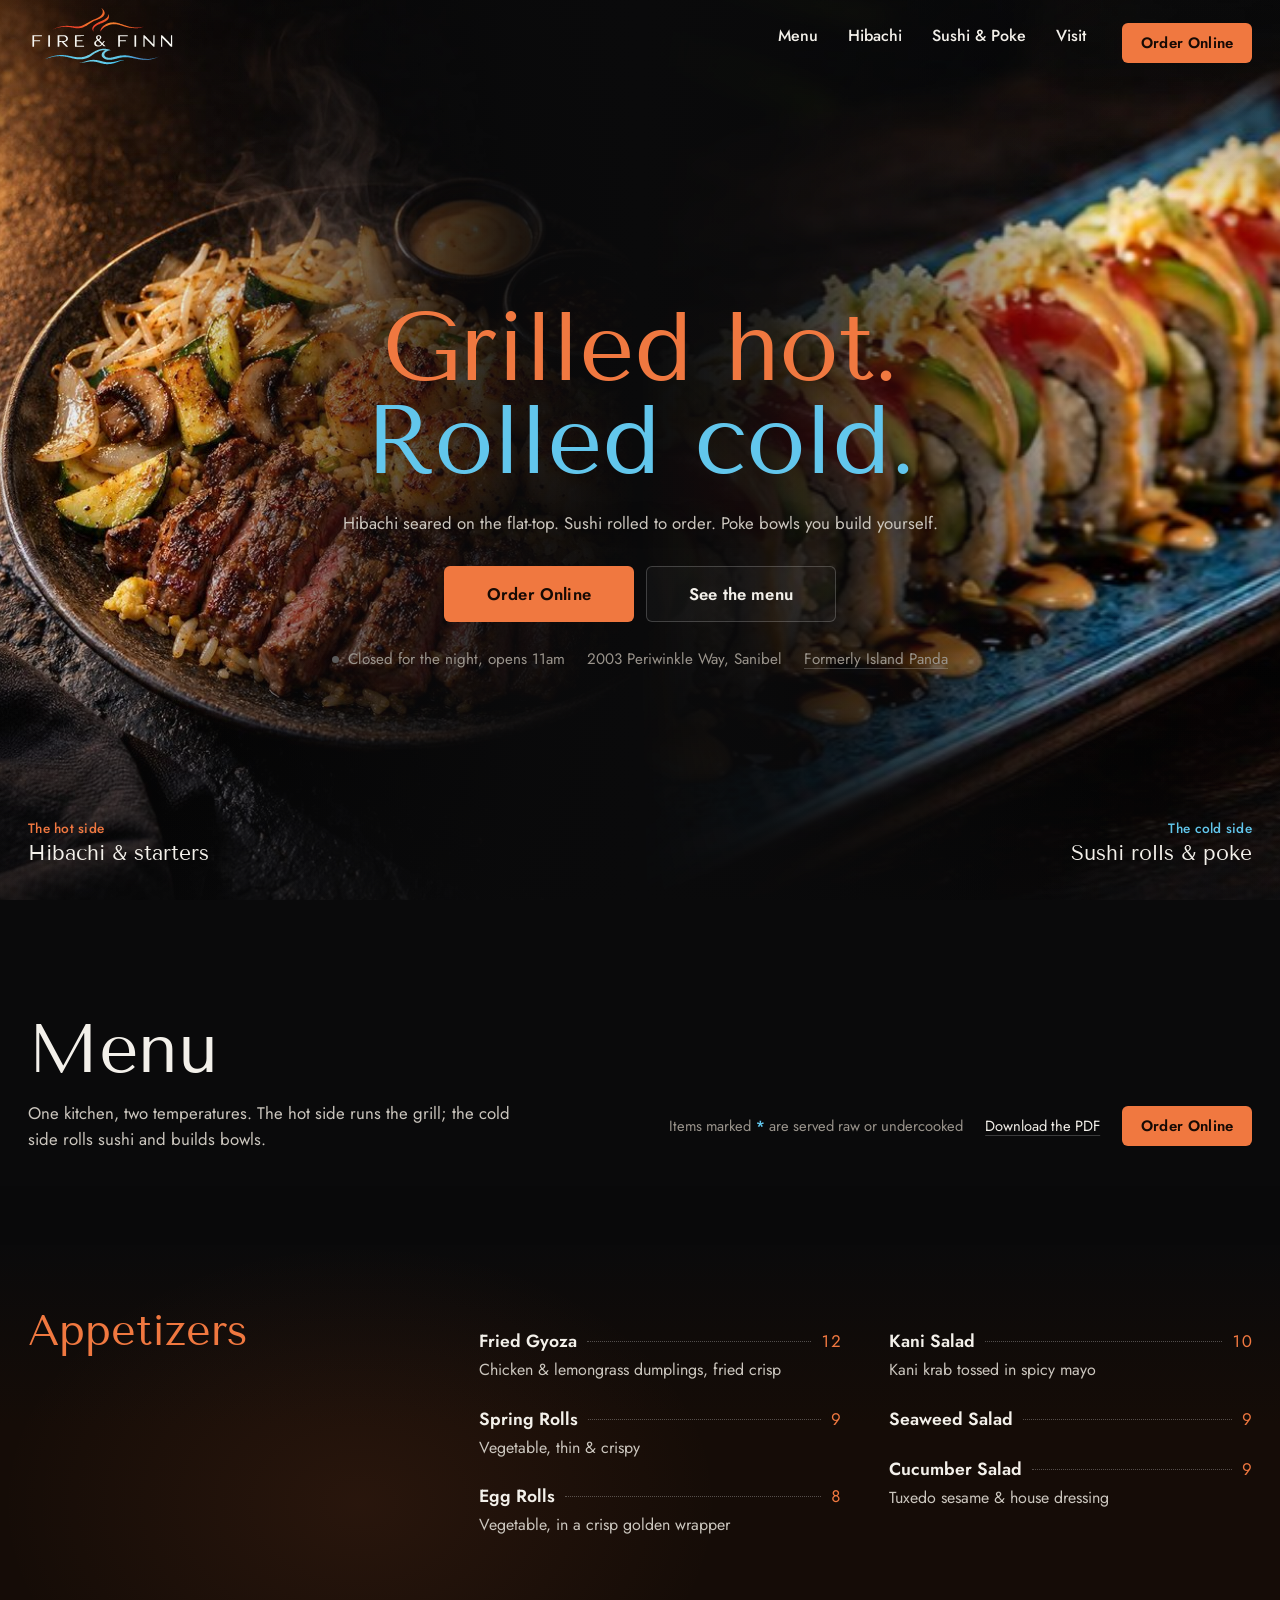
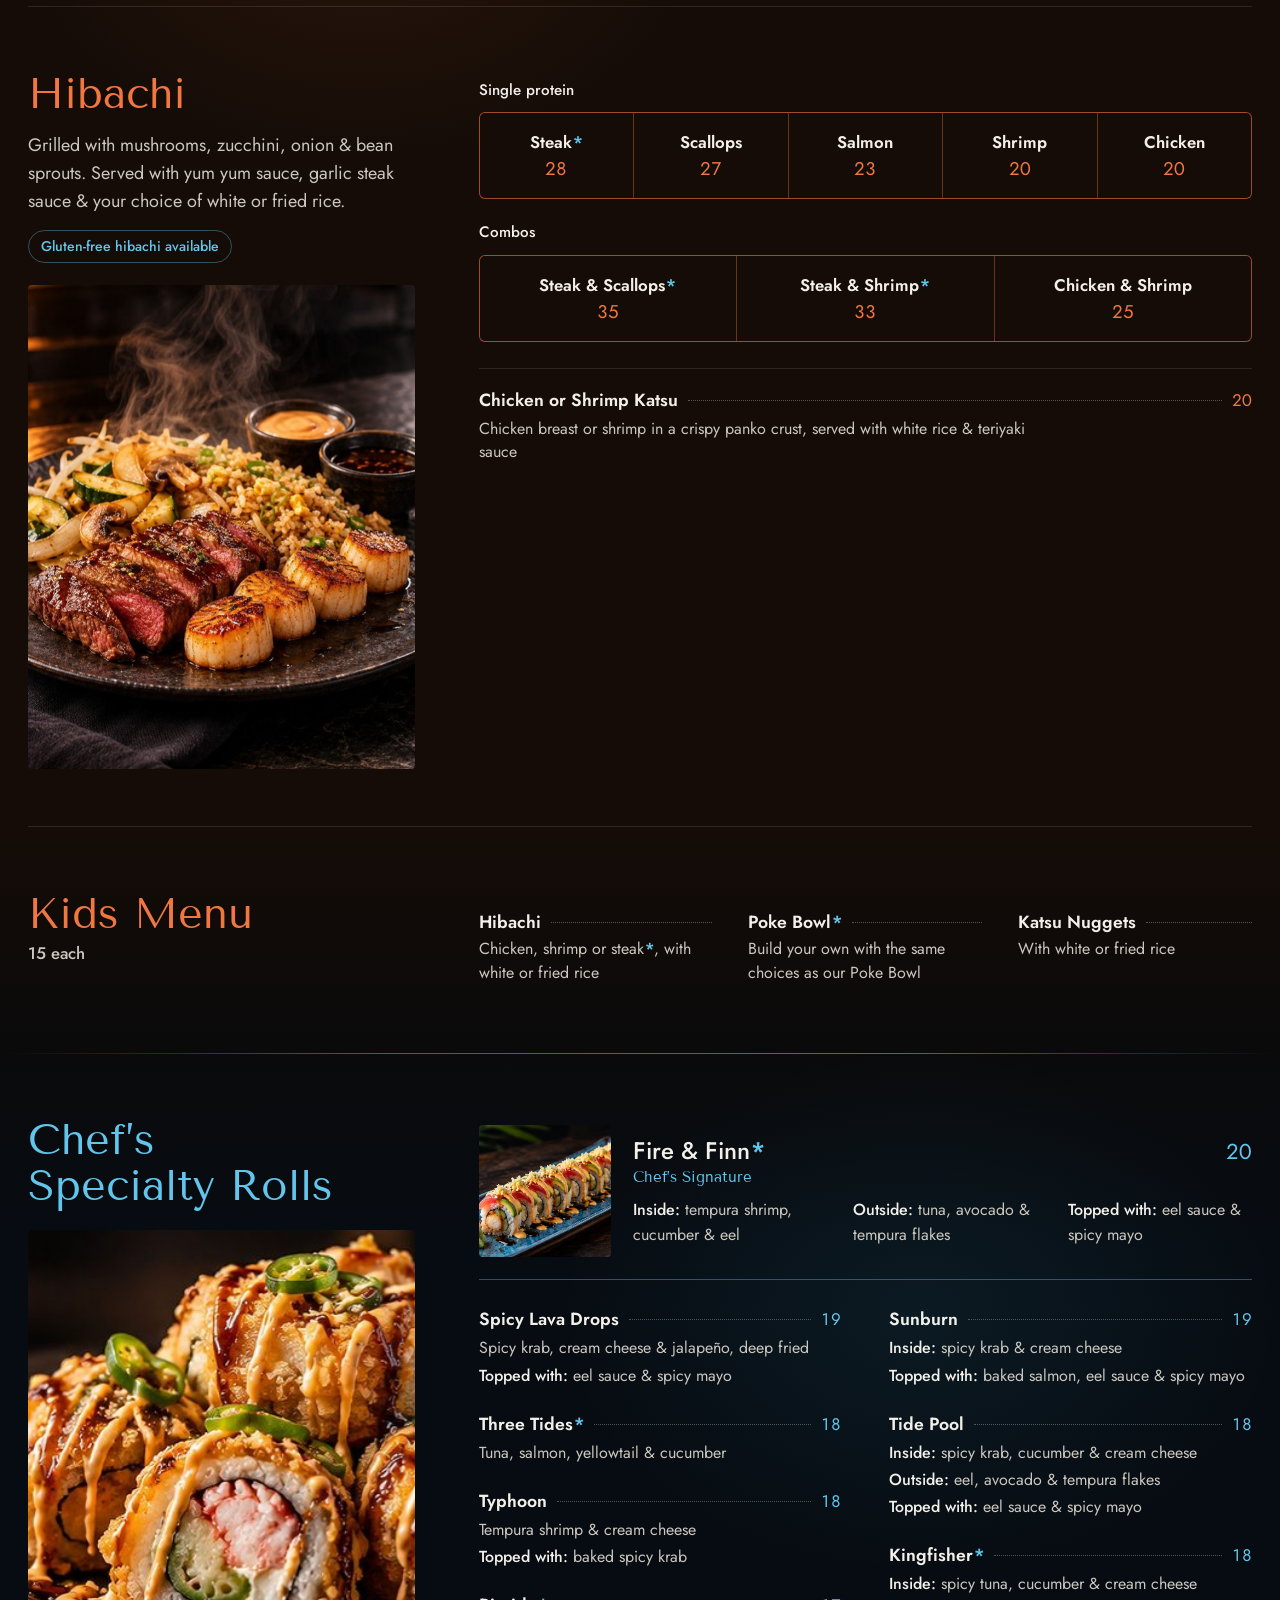
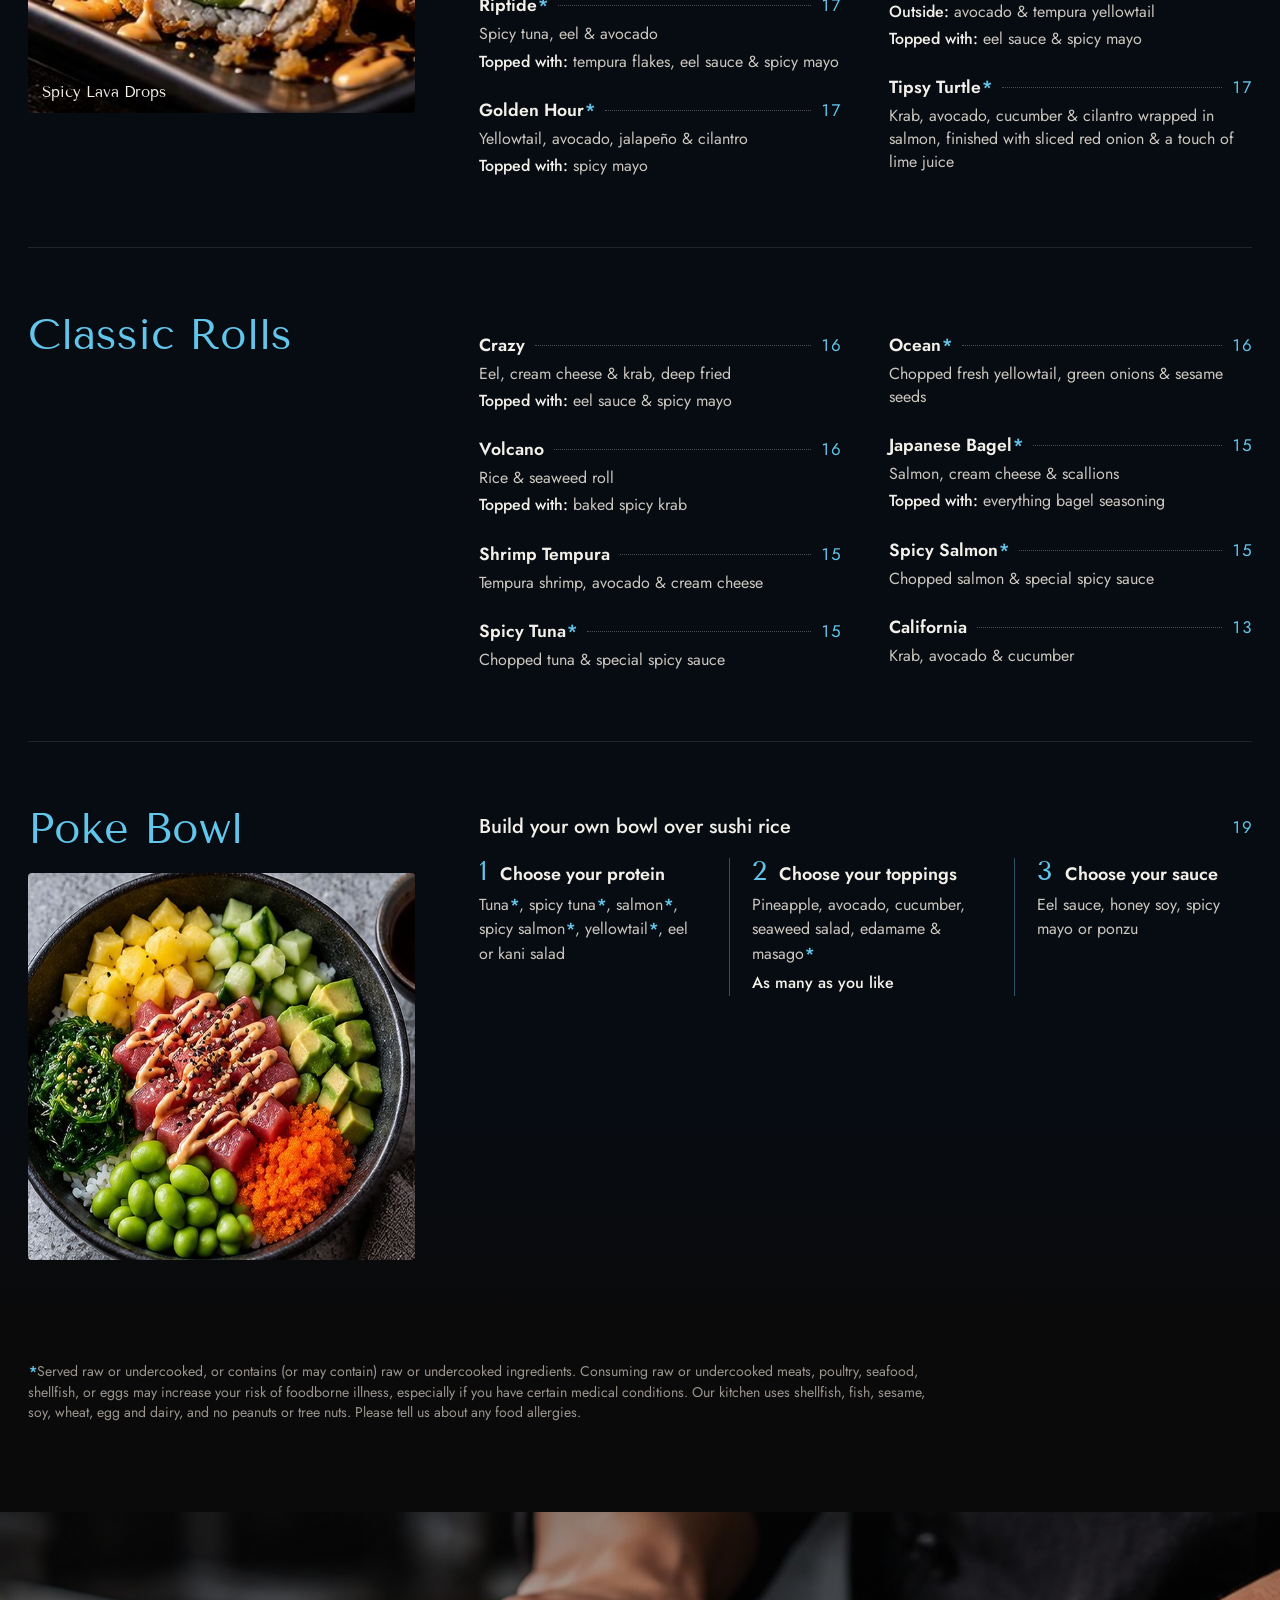
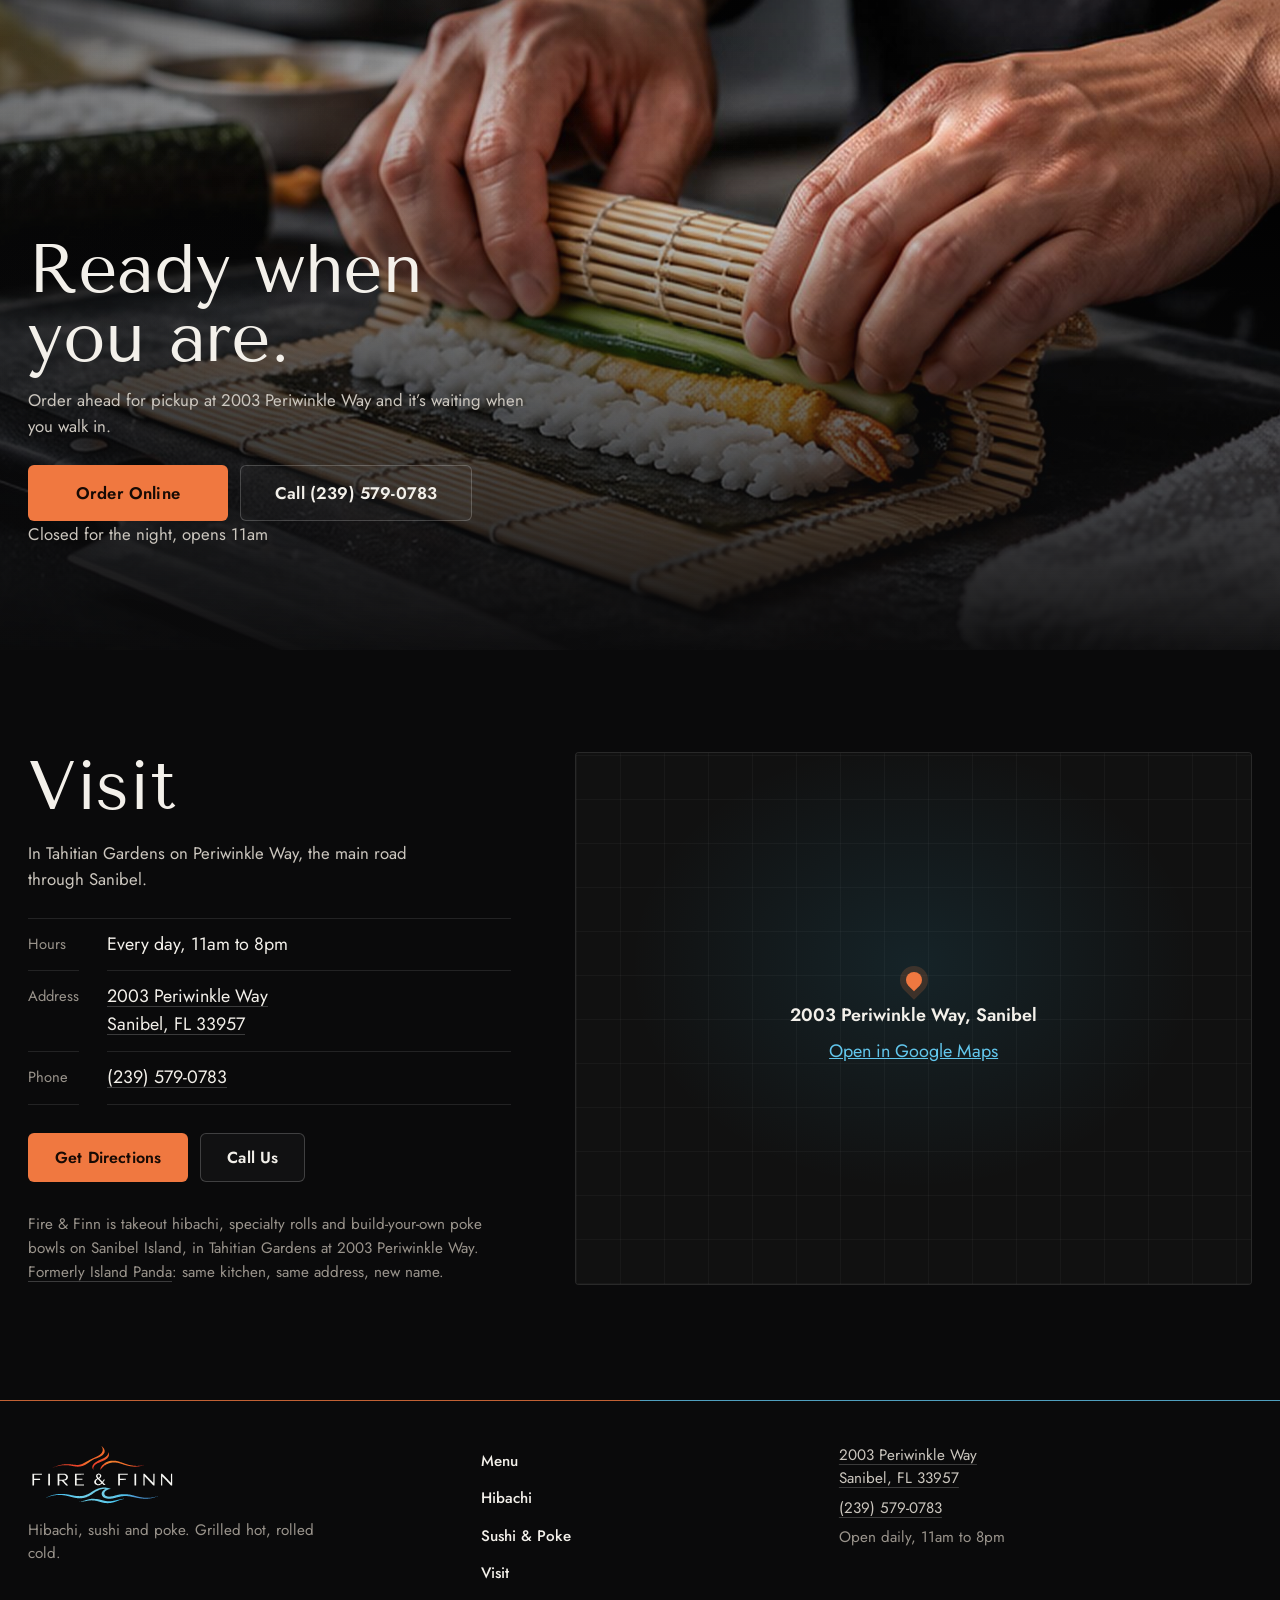
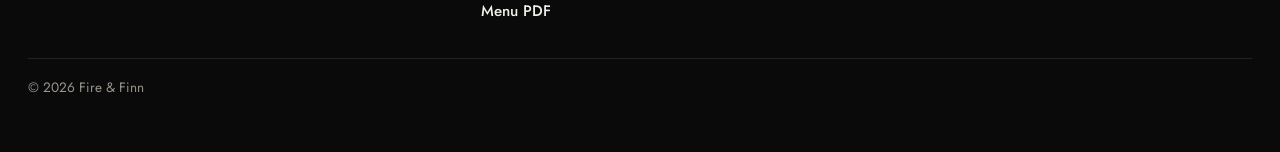
<file: index.html>
<!DOCTYPE html>
<html lang="en">
<head>
  <meta charset="UTF-8">
  <meta name="viewport" content="width=device-width, initial-scale=1">
  <title>Fire &amp; Finn — Hibachi, Sushi &amp; Poke on Sanibel Island</title>
  <meta name="description" content="Formerly Island Panda. Takeout hibachi, specialty rolls and build-your-own poke bowls at 2003 Periwinkle Way, Sanibel, FL. Open daily 11am to 8pm.">
  <meta name="theme-color" content="#0a0a0b">
  <link rel="canonical" href="https://fireandfinn.com/">

  <meta property="og:type" content="restaurant.restaurant">
  <meta property="og:site_name" content="Fire &amp; Finn">
  <meta property="og:locale" content="en_US">
  <meta property="og:title" content="Fire &amp; Finn — Hibachi · Sushi · Poke">
  <meta property="og:description" content="Formerly Island Panda. Grilled hot. Rolled cold. Hibachi, specialty rolls and build-your-own poke on Sanibel Island.">
  <meta property="og:url" content="https://fireandfinn.com/">
  <meta property="og:image" content="https://fireandfinn.com/assets/og.jpg?v=2">
  <meta property="og:image:width" content="1200">
  <meta property="og:image:height" content="630">
  <meta property="og:image:alt" content="The Fire &amp; Finn logo top left; a steak and scallops hibachi plate on the left, the Fire &amp; Finn roll on the right, and Grilled hot. Rolled cold. in the dark between them">
  <meta name="twitter:card" content="summary_large_image">
  <meta name="twitter:image" content="https://fireandfinn.com/assets/og.jpg?v=2">
  <meta name="twitter:image:alt" content="The Fire &amp; Finn logo top left; a steak and scallops hibachi plate on the left, the Fire &amp; Finn roll on the right, and Grilled hot. Rolled cold. in the dark between them">

  <link rel="icon" type="image/png" sizes="32x32" href="assets/favicon-32.png">
  <link rel="icon" type="image/png" sizes="96x96" href="assets/favicon-96.png">
  <link rel="icon" type="image/png" sizes="128x128" href="assets/favicon.png">
  <link rel="apple-touch-icon" href="assets/apple-touch-icon.png">

  <link rel="preload" href="assets/fonts/TenorSans-Regular.woff2" as="font" type="font/woff2" crossorigin>
  <link rel="preload" href="assets/fonts/Jost-400.woff2" as="font" type="font/woff2" crossorigin>
  <link rel="preload" href="assets/fonts/Jost-600.woff2" as="font" type="font/woff2" crossorigin>
  <link rel="preload" href="assets/fonts/Jost-500.woff2" as="font" type="font/woff2" crossorigin>
  <link rel="preload" as="image" href="assets/food/hero-hibachi.jpg" imagesrcset="assets/food/hero-hibachi-640.jpg 640w, assets/food/hero-hibachi-800.jpg 800w, assets/food/hero-hibachi.jpg 1024w" imagesizes="(min-width: 900px) 50vw, 100vw" fetchpriority="high">
  <link rel="preload" as="image" href="assets/food/fire-and-finn-roll.jpg" imagesrcset="assets/food/fire-and-finn-roll-640.jpg 640w, assets/food/fire-and-finn-roll-800.jpg 800w, assets/food/fire-and-finn-roll-1024.jpg 1024w, assets/food/fire-and-finn-roll-1200.jpg 1200w, assets/food/fire-and-finn-roll.jpg 1536w" imagesizes="(min-width: 900px) 50vw, 100vw" fetchpriority="high">
  <link rel="stylesheet" href="styles.css?v=14">
  <script>document.documentElement.classList.add("js");</script>

  <script type="application/ld+json">
  {
    "@context": "https://schema.org",
    "@graph": [
      {
        "@type": "Restaurant",
        "@id": "https://fireandfinn.com/#restaurant",
        "name": "Fire & Finn",
        "alternateName": ["Fire and Finn", "Island Panda"],
        "description": "Takeout hibachi, specialty rolls and build-your-own poke bowls on Sanibel Island, Florida. Formerly Island Panda: same kitchen, same address, new name.",
        "url": "https://fireandfinn.com/",
        "image": { "@type": "ImageObject", "url": "https://fireandfinn.com/assets/og.jpg?v=2", "width": 1200, "height": 630 },
        "logo": { "@type": "ImageObject", "url": "https://fireandfinn.com/assets/logo.png", "width": 2000, "height": 931 },
        "telephone": "+1-239-579-0783",
        "servesCuisine": ["Japanese", "Hibachi", "Sushi", "Poke"],
        "priceRange": "$$",
        "acceptsReservations": false,
        "address": {
          "@type": "PostalAddress",
          "streetAddress": "2003 Periwinkle Way",
          "addressLocality": "Sanibel",
          "addressRegion": "FL",
          "postalCode": "33957",
          "addressCountry": "US"
        },
        "geo": { "@type": "GeoCoordinates", "latitude": 26.4385265, "longitude": -82.0666332 },
        "hasMap": "https://maps.google.com/?cid=258235692591613504",
        "openingHoursSpecification": [
          { "@type": "OpeningHoursSpecification",
            "dayOfWeek": ["Monday", "Tuesday", "Wednesday", "Thursday", "Friday", "Saturday", "Sunday"],
            "opens": "11:00", "closes": "20:00" }
        ],
        "hasMenu": "https://fireandfinn.com/#menu",
        "menu": "https://fireandfinn.com/menu.pdf",
        "sameAs": [
          "https://maps.google.com/?cid=258235692591613504",
          "https://www.tripadvisor.com/Restaurant_Review-g16970438-d34381739-Reviews-Island_Panda-Sanibel_Sanibel_Island_Florida.html",
          "https://www.yelp.com/biz/island-panda-sanibel-island",
          "https://maps.apple.com/place?place-id=IBAA8228DA77A897D",
          "https://www.doordash.com/store/island-panda-sanibel-45540707/"
        ],
        "potentialAction": {
          "@type": "OrderAction",
          "target": {
            "@type": "EntryPoint",
            "urlTemplate": "https://order.toasttab.com/online/fire-and-finn-2003-periwinkle-way",
            "actionPlatform": ["http://schema.org/DesktopWebPlatform", "http://schema.org/MobileWebPlatform"]
          },
          "deliveryMethod": "http://purl.org/goodrelations/v1#DeliveryModePickUp"
        }
      },
      {
        "@type": "WebSite",
        "@id": "https://fireandfinn.com/#website",
        "name": "Fire & Finn",
        "alternateName": "Fire and Finn",
        "url": "https://fireandfinn.com/",
        "publisher": { "@id": "https://fireandfinn.com/#restaurant" }
      }
    ]
  }
  </script>
</head>
<body>
<a class="skip" href="#menu">Skip to the menu</a>

<header class="top" id="site-header">
  <div class="wrap">
    <a class="brand" href="#top" aria-label="Fire &amp; Finn, home">
      <img src="assets/logo-compact.svg" alt="Fire &amp; Finn" width="1495" height="606">
    </a>
    <button class="nav-toggle" type="button" aria-expanded="false" aria-controls="site-nav" aria-label="Open the menu">
      <span></span><span></span><span></span>
    </button>
    <nav class="nav" id="site-nav" aria-label="Site">
      <a href="#menu">Menu</a>
      <a href="#hibachi">Hibachi</a>
      <a href="#rolls">Sushi &amp; Poke</a>
      <a href="#visit">Visit</a>
      <a class="btn btn-fire small" data-order data-live="Order Online" data-call="Call to Order" href="tel:+12395790783">Call to Order</a>
    </nav>
  </div>
</header>

<main id="top">

  <!-- ===== Hero: the hot side and the cold side, the words in the seam between them ===== -->
  <section class="hero" aria-labelledby="hero-title">
    <a class="half hot" href="#hibachi" aria-label="Hibachi and appetizers, the hot side of the menu">
      <img src="assets/food/hero-hibachi.jpg" srcset="assets/food/hero-hibachi-640.jpg 640w, assets/food/hero-hibachi-800.jpg 800w, assets/food/hero-hibachi.jpg 1024w" sizes="(min-width: 900px) 50vw, 100vw" alt="Steak and scallops hibachi over fried rice with mushrooms, zucchini, onion and bean sprouts, yum yum sauce and garlic steak sauce on the side" width="1024" height="1536" fetchpriority="high" decoding="async">
      <span class="embers" aria-hidden="true"></span>
      <span class="half-label"><span class="half-k">The hot side</span><span class="half-t">Hibachi &amp; starters</span></span>
    </a>
    <a class="half cold" href="#rolls" aria-label="Sushi rolls and poke, the cold side of the menu">
      <img src="assets/food/fire-and-finn-roll.jpg" srcset="assets/food/fire-and-finn-roll-640.jpg 640w, assets/food/fire-and-finn-roll-800.jpg 800w, assets/food/fire-and-finn-roll-1024.jpg 1024w, assets/food/fire-and-finn-roll-1200.jpg 1200w, assets/food/fire-and-finn-roll.jpg 1536w" sizes="(min-width: 900px) 50vw, 100vw" alt="The Fire &amp; Finn roll: tempura shrimp, cucumber and eel inside, tuna, avocado and tempura flakes on top, eel sauce and spicy mayo" width="1536" height="1024" fetchpriority="high" decoding="async">
      <span class="half-label"><span class="half-k">The cold side</span><span class="half-t">Sushi rolls &amp; poke</span></span>
    </a>
    <div class="hero-copy">
      <h1 id="hero-title"><span class="hot">Grilled hot.</span> <span class="cold">Rolled cold.</span></h1>
      <p class="lead">Hibachi seared on the flat-top. Sushi rolled to order. Poke bowls you build yourself.</p>
      <div class="cta">
        <a class="btn btn-fire lg" data-order data-live="Order Online" data-call="Call to Order" href="tel:+12395790783">Call to Order</a>
        <a class="btn btn-ghost lg" href="#menu">See the menu</a>
      </div>
      <p class="status" id="status">
        <span><span class="dot"></span><span id="status-text">Open daily 11am–8pm</span></span>
        <span>2003 Periwinkle Way, Sanibel</span>
        <span><a href="/island-panda/">Formerly Island Panda</a></span>
      </p>
    </div>
  </section>

  <!-- ===== Menu ===== -->
  <section class="menu" id="menu" aria-labelledby="menu-title">
    <div class="wrap menu-head">
      <div>
        <h2 id="menu-title">Menu</h2>
        <p class="menu-intro">One kitchen, two temperatures. The hot side runs the grill; the cold side rolls sushi and builds bowls.</p>
      </div>
      <div class="menu-tools">
        <span class="legend">Items marked <span class="raw">*</span> are served raw or undercooked</span>
        <a class="menu-pdf" href="menu.pdf">Download the PDF</a>
        <a class="btn btn-fire small" data-order data-live="Order Online" data-call="Call to Order" href="tel:+12395790783">Call to Order</a>
      </div>
    </div>

    <nav class="menu-nav" aria-label="Menu categories">
      <div class="wrap">
        <span class="temp hot" aria-hidden="true">Hot</span>
        <a href="#appetizers">Appetizers</a>
        <a href="#hibachi">Hibachi</a>
        <a href="#kids">Kids</a>
        <span class="temp cold" aria-hidden="true">Cold</span>
        <a href="#rolls">Specialty Rolls</a>
        <a href="#classic">Classic Rolls</a>
        <a href="#poke">Poke</a>
        <i class="ind" aria-hidden="true"></i>
      </div>
    </nav>

    <div class="temps hot">
      <div class="wrap">
      <div class="group hot" id="appetizers">
        <div class="g-side">
        <h3>Appetizers</h3>
        </div>
        <div class="g-main">
          <div class="cols">
          <div>
            <div class="dish"><div class="dish-head"><span class="name">Fried Gyoza</span><span class="price">12</span></div>
              <p class="desc">Chicken &amp; lemongrass dumplings, fried crisp</p></div>
            <div class="dish"><div class="dish-head"><span class="name">Spring Rolls</span><span class="price">9</span></div>
              <p class="desc">Vegetable, thin &amp; crispy</p></div>
            <div class="dish"><div class="dish-head"><span class="name">Egg Rolls</span><span class="price">8</span></div>
              <p class="desc">Vegetable, in a crisp golden wrapper</p></div>
          </div>
          <div>
            <div class="dish"><div class="dish-head"><span class="name">Kani Salad</span><span class="price">10</span></div>
              <p class="desc">Kani krab tossed in spicy mayo</p></div>
            <div class="dish"><div class="dish-head"><span class="name">Seaweed Salad</span><span class="price">9</span></div></div>
            <div class="dish"><div class="dish-head"><span class="name">Cucumber Salad</span><span class="price">9</span></div>
              <p class="desc">Tuxedo sesame &amp; house dressing</p></div>
          </div>
        </div>
        </div>
      </div>

      <div class="group hot" id="hibachi">
        <div class="g-side has-photo">
        <h3>Hibachi</h3>
        <p class="lede">Grilled with mushrooms, zucchini, onion &amp; bean sprouts. Served with yum yum sauce, garlic steak sauce &amp; your choice of white or fried rice.</p>
        <p class="pill">Gluten-free hibachi available</p>
          <figure class="g-photo"><img data-parallax="14" src="assets/food/hibachi-plate.jpg" srcset="assets/food/hibachi-plate-640.jpg 640w, assets/food/hibachi-plate.jpg 1024w" sizes="(min-width: 1000px) 30vw, (min-width: 760px) 45vw, 100vw" alt="Steak and scallops hibachi with grilled vegetables and fried rice, steam rising, the grill glowing behind" width="1024" height="1536" loading="lazy" decoding="async"></figure>
        </div>
        <div class="g-main">
          <p class="rowlabel">Single protein</p>
        <ul class="proteins">
          <li><span class="n">Steak<span class="raw">*</span></span><span class="p">28</span></li>
          <li><span class="n">Scallops</span><span class="p">27</span></li>
          <li><span class="n">Salmon</span><span class="p">23</span></li>
          <li><span class="n">Shrimp</span><span class="p">20</span></li>
          <li><span class="n">Chicken</span><span class="p">20</span></li>
        </ul>
        <p class="rowlabel">Combos</p>
        <ul class="proteins combos">
          <li><span class="n">Steak &amp; Scallops<span class="raw">*</span></span><span class="p">35</span></li>
          <li><span class="n">Steak &amp; Shrimp<span class="raw">*</span></span><span class="p">33</span></li>
          <li><span class="n">Chicken &amp; Shrimp</span><span class="p">25</span></li>
        </ul>
        <div class="dish katsu">
          <div class="dish-head"><span class="name">Chicken or Shrimp Katsu</span><span class="price">20</span></div>
          <p class="desc">Chicken breast or shrimp in a crispy panko crust, served with white rice &amp; teriyaki sauce</p>
        </div>
        </div>
      </div>

      <div class="group hot" id="kids">
        <div class="g-side">
        <h3>Kids Menu<span class="aside">15 each</span></h3>
        </div>
        <div class="g-main">
          <div class="cols three">
          <div class="dish"><div class="dish-head"><span class="name">Hibachi</span></div><p class="desc">Chicken, shrimp or steak<span class="raw">*</span>, with white or fried rice</p></div>
          <div class="dish"><div class="dish-head"><span class="name">Poke Bowl<span class="raw">*</span></span></div><p class="desc">Build your own with the same choices as our Poke Bowl</p></div>
          <div class="dish"><div class="dish-head"><span class="name">Katsu Nuggets</span></div><p class="desc">With white or fried rice</p></div>
        </div>
        </div>
      </div>
      </div>
    </div>

    <div class="temps cold">
      <div class="wrap">
      <div class="group cold" id="rolls">
        <div class="g-side has-photo">
        <h3>Chef’s Specialty Rolls</h3>
          <figure class="g-photo"><img data-parallax="14" src="assets/food/spicy-lava-drops.jpg" srcset="assets/food/spicy-lava-drops-640.jpg 640w, assets/food/spicy-lava-drops-1024.jpg 1024w, assets/food/spicy-lava-drops.jpg 1536w" sizes="(min-width: 1000px) 30vw, (min-width: 760px) 45vw, 100vw" alt="Spicy Lava Drops: deep-fried rolls of spicy krab, cream cheese and jalapeño, drizzled with eel sauce and spicy mayo" width="1536" height="1024" loading="lazy" decoding="async"><figcaption>Spicy Lava Drops</figcaption></figure>
        </div>
        <div class="g-main">
          <article class="feature">
          <img class="feature-photo" src="assets/food/fire-and-finn-roll-640.jpg" srcset="assets/food/fire-and-finn-roll-640.jpg 640w, assets/food/fire-and-finn-roll-800.jpg 800w, assets/food/fire-and-finn-roll-1024.jpg 1024w" sizes="(min-width: 560px) 132px, 100vw" alt="" width="1536" height="1024" loading="lazy" decoding="async">
          <div class="feature-body">
          <div class="dish-head">
            <span class="name">Fire &amp; Finn<span class="raw">*</span><span class="kicker">Chef’s Signature</span></span>
            <span class="price">20</span>
          </div>
          <div class="parts">
            <p><span class="lbl">Inside:</span> tempura shrimp, cucumber &amp; eel</p>
            <p><span class="lbl">Outside:</span> tuna, avocado &amp; tempura flakes</p>
            <p><span class="lbl">Topped with:</span> eel sauce &amp; spicy mayo</p>
          </div>
          </div>
        </article>
        <div class="cols">
          <div>
            <div class="dish"><div class="dish-head"><span class="name">Spicy Lava Drops</span><span class="price">19</span></div>
              <p class="desc">Spicy krab, cream cheese &amp; jalapeño, deep fried</p>
              <p class="desc"><span class="lbl">Topped with:</span> eel sauce &amp; spicy mayo</p></div>
            <div class="dish"><div class="dish-head"><span class="name">Three Tides<span class="raw">*</span></span><span class="price">18</span></div>
              <p class="desc">Tuna, salmon, yellowtail &amp; cucumber</p></div>
            <div class="dish"><div class="dish-head"><span class="name">Typhoon</span><span class="price">18</span></div>
              <p class="desc">Tempura shrimp &amp; cream cheese</p>
              <p class="desc"><span class="lbl">Topped with:</span> baked spicy krab</p></div>
            <div class="dish"><div class="dish-head"><span class="name">Riptide<span class="raw">*</span></span><span class="price">17</span></div>
              <p class="desc">Spicy tuna, eel &amp; avocado</p>
              <p class="desc"><span class="lbl">Topped with:</span> tempura flakes, eel sauce &amp; spicy mayo</p></div>
            <div class="dish"><div class="dish-head"><span class="name">Golden Hour<span class="raw">*</span></span><span class="price">17</span></div>
              <p class="desc">Yellowtail, avocado, jalapeño &amp; cilantro</p>
              <p class="desc"><span class="lbl">Topped with:</span> spicy mayo</p></div>
          </div>
          <div>
            <div class="dish"><div class="dish-head"><span class="name">Sunburn</span><span class="price">19</span></div>
              <p class="desc"><span class="lbl">Inside:</span> spicy krab &amp; cream cheese</p>
              <p class="desc"><span class="lbl">Topped with:</span> baked salmon, eel sauce &amp; spicy mayo</p></div>
            <div class="dish"><div class="dish-head"><span class="name">Tide Pool</span><span class="price">18</span></div>
              <p class="desc"><span class="lbl">Inside:</span> spicy krab, cucumber &amp; cream cheese</p>
              <p class="desc"><span class="lbl">Outside:</span> eel, avocado &amp; tempura flakes</p>
              <p class="desc"><span class="lbl">Topped with:</span> eel sauce &amp; spicy mayo</p></div>
            <div class="dish"><div class="dish-head"><span class="name">Kingfisher<span class="raw">*</span></span><span class="price">18</span></div>
              <p class="desc"><span class="lbl">Inside:</span> spicy tuna, cucumber &amp; cream cheese</p>
              <p class="desc"><span class="lbl">Outside:</span> avocado &amp; tempura yellowtail</p>
              <p class="desc"><span class="lbl">Topped with:</span> eel sauce &amp; spicy mayo</p></div>
            <div class="dish"><div class="dish-head"><span class="name">Tipsy Turtle<span class="raw">*</span></span><span class="price">17</span></div>
              <p class="desc">Krab, avocado, cucumber &amp; cilantro wrapped in salmon, finished with sliced red onion &amp; a touch of lime juice</p></div>
          </div>
        </div>
        </div>
      </div>

      <div class="group cold" id="classic">
        <div class="g-side">
        <h3>Classic Rolls</h3>
        </div>
        <div class="g-main">
          <div class="cols">
          <div>
            <div class="dish"><div class="dish-head"><span class="name">Crazy</span><span class="price">16</span></div>
              <p class="desc">Eel, cream cheese &amp; krab, deep fried</p>
              <p class="desc"><span class="lbl">Topped with:</span> eel sauce &amp; spicy mayo</p></div>
            <div class="dish"><div class="dish-head"><span class="name">Volcano</span><span class="price">16</span></div>
              <p class="desc">Rice &amp; seaweed roll</p>
              <p class="desc"><span class="lbl">Topped with:</span> baked spicy krab</p></div>
            <div class="dish"><div class="dish-head"><span class="name">Shrimp Tempura</span><span class="price">15</span></div>
              <p class="desc">Tempura shrimp, avocado &amp; cream cheese</p></div>
            <div class="dish"><div class="dish-head"><span class="name">Spicy Tuna<span class="raw">*</span></span><span class="price">15</span></div>
              <p class="desc">Chopped tuna &amp; special spicy sauce</p></div>
          </div>
          <div>
            <div class="dish"><div class="dish-head"><span class="name">Ocean<span class="raw">*</span></span><span class="price">16</span></div>
              <p class="desc">Chopped fresh yellowtail, green onions &amp; sesame seeds</p></div>
            <div class="dish"><div class="dish-head"><span class="name">Japanese Bagel<span class="raw">*</span></span><span class="price">15</span></div>
              <p class="desc">Salmon, cream cheese &amp; scallions</p>
              <p class="desc"><span class="lbl">Topped with:</span> everything bagel seasoning</p></div>
            <div class="dish"><div class="dish-head"><span class="name">Spicy Salmon<span class="raw">*</span></span><span class="price">15</span></div>
              <p class="desc">Chopped salmon &amp; special spicy sauce</p></div>
            <div class="dish"><div class="dish-head"><span class="name">California</span><span class="price">13</span></div>
              <p class="desc">Krab, avocado &amp; cucumber</p></div>
          </div>
        </div>
        </div>
      </div>

      <div class="group cold" id="poke">
        <div class="g-side has-photo">
        <h3>Poke Bowl</h3>
          <figure class="g-photo square"><img data-parallax="14" src="assets/food/poke-bowl.jpg" srcset="assets/food/poke-bowl-640.jpg 640w, assets/food/poke-bowl.jpg 1024w" sizes="(min-width: 1000px) 30vw, (min-width: 760px) 45vw, 100vw" alt="Poke bowl over sushi rice with tuna, pineapple, cucumber, avocado, seaweed salad, edamame and masago" width="1024" height="1024" loading="lazy" decoding="async"></figure>
        </div>
        <div class="g-main">
          <div class="poke-head"><span class="name">Build your own bowl over sushi rice</span><span class="price">19</span></div>
        <div class="steps">
          <div class="step">
            <div class="step-head"><span class="num">1</span><span class="t">Choose your protein</span></div>
            <p>Tuna<span class="raw">*</span>, spicy tuna<span class="raw">*</span>, salmon<span class="raw">*</span>, spicy salmon<span class="raw">*</span>, yellowtail<span class="raw">*</span>, eel or kani salad</p>
          </div>
          <div class="step">
            <div class="step-head"><span class="num">2</span><span class="t">Choose your toppings</span></div>
            <p>Pineapple, avocado, cucumber, seaweed salad, edamame &amp; masago<span class="raw">*</span></p>
            <p class="sub">As many as you like</p>
          </div>
          <div class="step">
            <div class="step-head"><span class="num">3</span><span class="t">Choose your sauce</span></div>
            <p>Eel sauce, honey soy, spicy mayo or ponzu</p>
          </div>
        </div>
        </div>
      </div>
      </div>
    </div>

    <div class="wrap">
      <p class="advisory"><span class="raw">*</span>Served raw or undercooked, or contains (or may contain) raw or undercooked ingredients. Consuming raw or undercooked meats, poultry, seafood, shellfish, or eggs may increase your risk of foodborne illness, especially if you have certain medical conditions. Our kitchen uses shellfish, fish, sesame, soy, wheat, egg and dairy, and no peanuts or tree nuts. Please tell us about any food allergies.</p>
    </div>
  </section>

  <!-- ===== Order ===== -->
  <section class="order" id="order" aria-labelledby="order-title">
    <img class="band-photo" data-parallax="24" src="assets/food/sushi-craft.jpg" srcset="assets/food/sushi-craft-640.jpg 640w, assets/food/sushi-craft-1024.jpg 1024w, assets/food/sushi-craft.jpg 1536w" sizes="100vw" alt="" width="1536" height="1024" loading="lazy" decoding="async" aria-hidden="true">
    <div class="wrap order-copy">
      <h2 id="order-title">Ready when you are.</h2>
      <p>Order ahead for pickup at 2003 Periwinkle Way and it’s waiting when you walk in.</p>
      <div class="cta left">
        <a class="btn btn-fire lg" data-order data-live="Order Online" data-call="Call to Order" href="tel:+12395790783">Call to Order</a>
        <a class="btn btn-ghost lg" href="tel:+12395790783">Call (239) 579-0783</a>
      </div>
      <p class="order-meta"><span data-status-text>Open daily, 11am to 8pm</span></p>
    </div>
  </section>

  <!-- ===== Visit ===== -->
  <section class="visit" id="visit" aria-labelledby="visit-title">
    <div class="wrap visit-grid">
      <div class="visit-copy">
        <h2 id="visit-title">Visit</h2>
        <p class="visit-lead">In Tahitian Gardens on Periwinkle Way, the main road through Sanibel.</p>
        <dl>
          <dt>Hours</dt><dd>Every day, 11am to 8pm</dd>
          <dt>Address</dt><dd><a href="https://www.google.com/maps/dir/?api=1&amp;destination=2003+Periwinkle+Way,+Sanibel,+FL+33957" target="_blank" rel="noopener">2003 Periwinkle Way<br>Sanibel, FL 33957</a></dd>
          <dt>Phone</dt><dd><a href="tel:+12395790783">(239) 579-0783</a></dd>
        </dl>
        <div class="cta left">
          <a class="btn btn-fire" href="https://www.google.com/maps/dir/?api=1&amp;destination=2003+Periwinkle+Way,+Sanibel,+FL+33957" target="_blank" rel="noopener">Get Directions</a>
          <a class="btn btn-ghost" href="tel:+12395790783">Call Us</a>
        </div>
        <p class="visit-about">Fire &amp; Finn is takeout hibachi, specialty rolls and build-your-own poke bowls on Sanibel Island, in Tahitian Gardens at 2003 Periwinkle Way. <a href="/island-panda/">Formerly Island Panda</a>: same kitchen, same address, new name.</p>
      </div>
      <div class="map">
        <div class="map-fallback"><span class="pin" aria-hidden="true"></span><strong>2003 Periwinkle Way, Sanibel</strong><a href="https://www.google.com/maps/dir/?api=1&amp;destination=2003+Periwinkle+Way,+Sanibel,+FL+33957" target="_blank" rel="noopener">Open in Google Maps</a></div>
        <iframe title="Map to Fire &amp; Finn at 2003 Periwinkle Way, Sanibel" src="https://www.google.com/maps?q=2003+Periwinkle+Way,+Sanibel,+FL+33957&amp;output=embed" loading="lazy" referrerpolicy="no-referrer-when-downgrade" allowfullscreen></iframe>
      </div>
    </div>
  </section>
</main>

<footer>
  <div class="wrap foot">
    <div class="foot-brand">
      <img src="assets/logo-compact.svg" alt="Fire &amp; Finn" width="1495" height="606" loading="lazy" decoding="async">
      <p>Hibachi, sushi and poke. Grilled hot, rolled cold.</p>
    </div>
    <nav class="foot-links" aria-label="Footer">
      <a href="#menu">Menu</a>
      <a href="#hibachi">Hibachi</a>
      <a href="#rolls">Sushi &amp; Poke</a>
      <a href="#visit">Visit</a>
      <a href="menu.pdf">Menu PDF</a>
    </nav>
    <div class="foot-info">
      <p><a href="https://www.google.com/maps/dir/?api=1&amp;destination=2003+Periwinkle+Way,+Sanibel,+FL+33957" target="_blank" rel="noopener">2003 Periwinkle Way<br>Sanibel, FL 33957</a></p>
      <p><a href="tel:+12395790783">(239) 579-0783</a></p>
      <p>Open daily, 11am to 8pm</p>
      <nav class="social" id="social" aria-label="Social media"></nav>
    </div>
    <p class="foot-copy">© 2026 Fire &amp; Finn</p>
  </div>
</footer>

<nav class="bar" aria-label="Quick actions">
  <a class="btn btn-fire" data-order data-live="Order" data-call="Call" href="tel:+12395790783">Call</a>
  <a class="btn btn-ghost" href="#menu">Menu</a>
  <a class="btn btn-ghost" href="https://www.google.com/maps/dir/?api=1&amp;destination=2003+Periwinkle+Way,+Sanibel,+FL+33957" target="_blank" rel="noopener">Directions</a>
</nav>

<script src="app.js?v=14"></script>
</body>
</html>
</file>
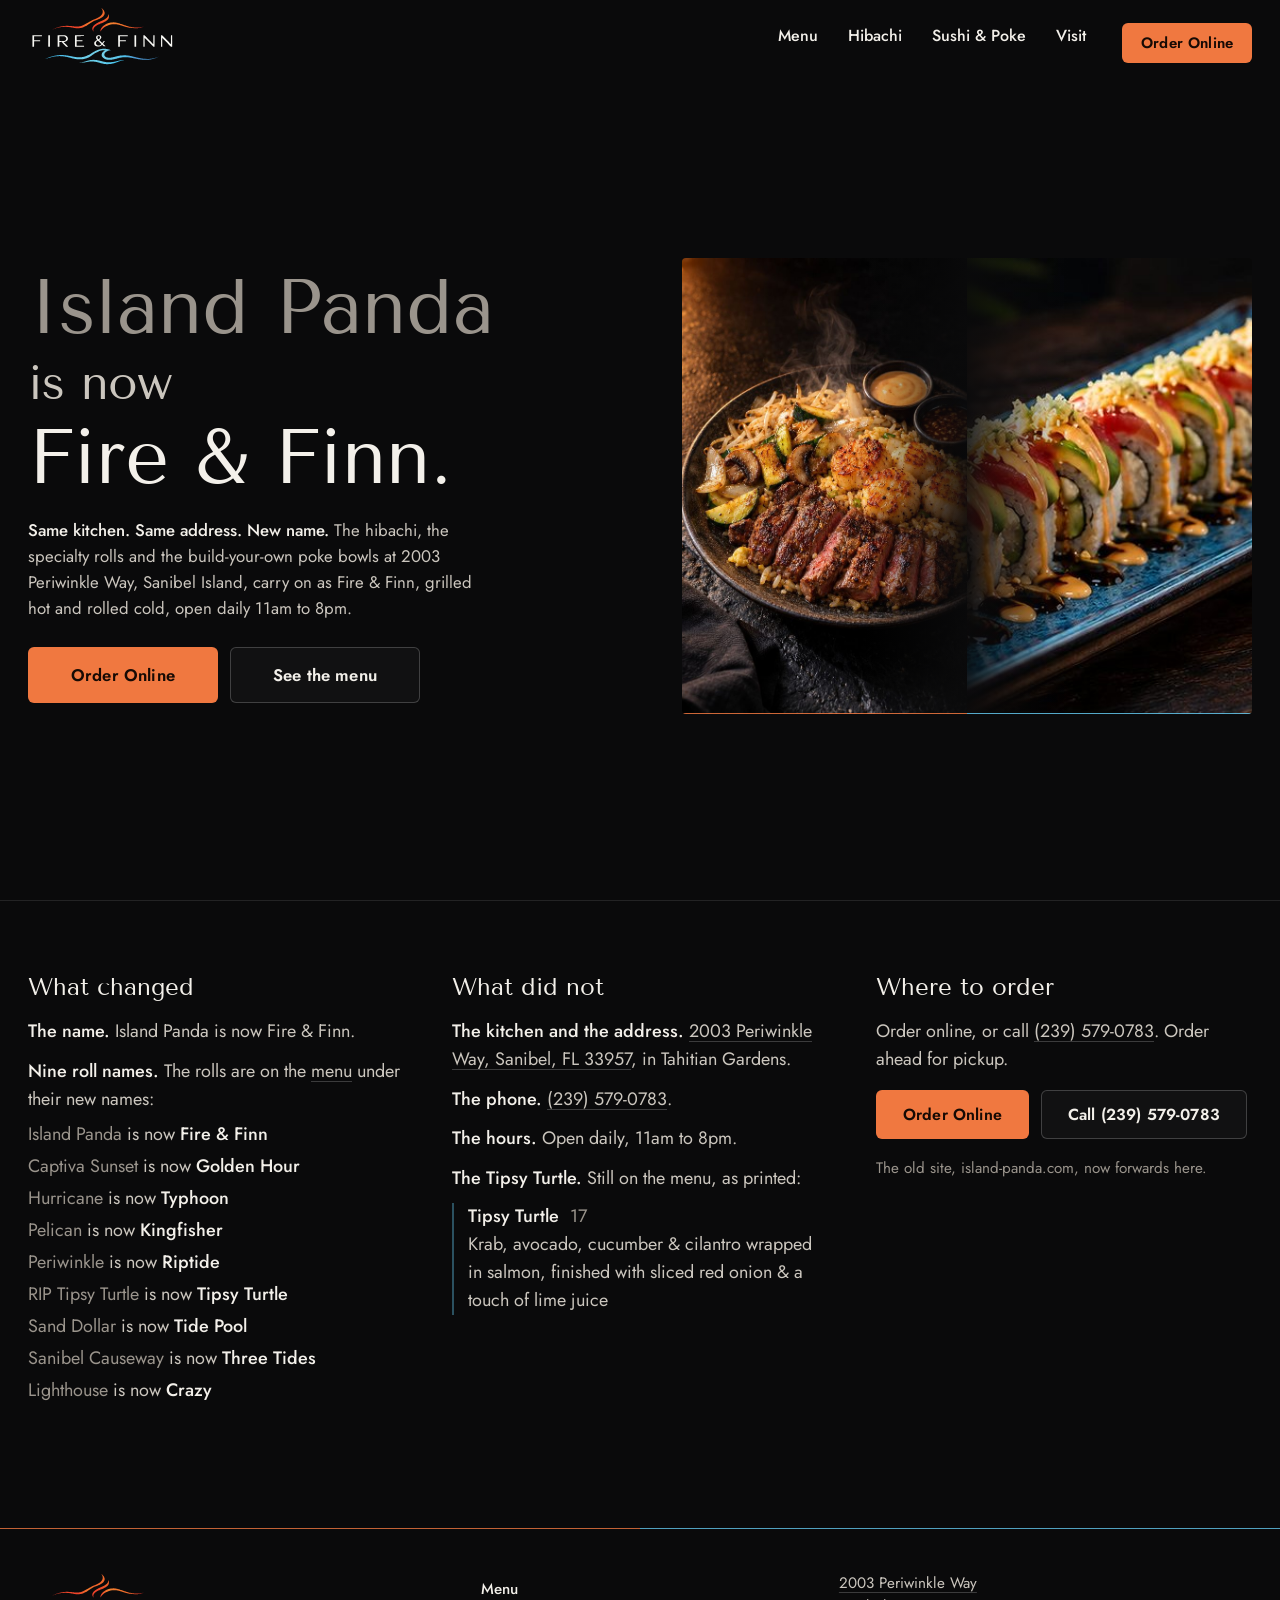
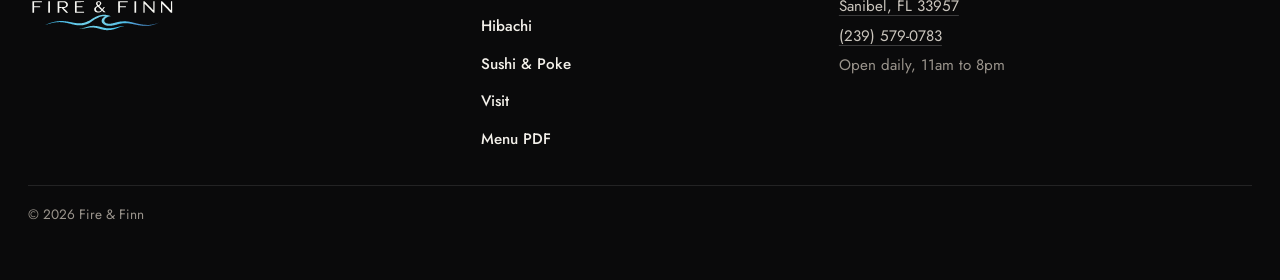
<file: island-panda/index.html>
<!DOCTYPE html>
<html lang="en">
<head>
  <meta charset="UTF-8">
  <meta name="viewport" content="width=device-width, initial-scale=1">
  <title>Island Panda is now Fire &amp; Finn — Sanibel Island, FL</title>
  <meta name="description" content="Island Panda is now Fire & Finn. Same kitchen, same address, new name: hibachi, specialty rolls and build-your-own poke at 2003 Periwinkle Way, Sanibel, FL. Open daily 11am to 8pm.">
  <link rel="canonical" href="https://fireandfinn.com/island-panda/">
  <meta name="theme-color" content="#0a0a0b">
  <meta property="og:type" content="website">
  <meta property="og:site_name" content="Fire &amp; Finn">
  <meta property="og:locale" content="en_US">
  <meta property="og:title" content="Island Panda is now Fire &amp; Finn">
  <meta property="og:description" content="Same kitchen. Same address. New name. Hibachi, specialty rolls and build-your-own poke at 2003 Periwinkle Way, Sanibel.">
  <meta property="og:url" content="https://fireandfinn.com/island-panda/">
  <meta property="og:image" content="https://fireandfinn.com/assets/og.jpg?v=2">
  <meta property="og:image:width" content="1200">
  <meta property="og:image:height" content="630">
  <meta property="og:image:alt" content="The Fire &amp; Finn logo top left; a steak and scallops hibachi plate on the left, the Fire &amp; Finn roll on the right, and Grilled hot. Rolled cold. in the dark between them">
  <meta name="twitter:card" content="summary_large_image">
  <meta name="twitter:image" content="https://fireandfinn.com/assets/og.jpg?v=2">
  <meta name="twitter:image:alt" content="The Fire &amp; Finn logo top left; a steak and scallops hibachi plate on the left, the Fire &amp; Finn roll on the right, and Grilled hot. Rolled cold. in the dark between them">
  <link rel="icon" type="image/png" sizes="32x32" href="/assets/favicon-32.png">
  <link rel="icon" type="image/png" sizes="96x96" href="/assets/favicon-96.png">
  <link rel="apple-touch-icon" href="/assets/apple-touch-icon.png">
  <link rel="preload" href="/assets/fonts/TenorSans-Regular.woff2" as="font" type="font/woff2" crossorigin>
  <link rel="preload" href="/assets/fonts/Jost-400.woff2" as="font" type="font/woff2" crossorigin>
  <link rel="preload" href="/assets/fonts/Jost-500.woff2" as="font" type="font/woff2" crossorigin>
  <link rel="stylesheet" href="/styles.css?v=14">
  <script>document.documentElement.classList.add("js");</script>
  <script type="application/ld+json">
  {
    "@context": "https://schema.org",
    "@graph": [
      {
        "@type": "WebPage",
        "@id": "https://fireandfinn.com/island-panda/#webpage",
        "name": "Island Panda is now Fire & Finn",
        "url": "https://fireandfinn.com/island-panda/",
        "description": "Island Panda is now Fire & Finn. Same kitchen, same address, new name: hibachi, specialty rolls and build-your-own poke at 2003 Periwinkle Way, Sanibel, FL.",
        "isPartOf": { "@type": "WebSite", "@id": "https://fireandfinn.com/#website", "name": "Fire & Finn", "url": "https://fireandfinn.com/" },
        "primaryImageOfPage": { "@type": "ImageObject", "url": "https://fireandfinn.com/assets/og.jpg?v=2", "width": 1200, "height": 630 },
        "breadcrumb": { "@id": "https://fireandfinn.com/island-panda/#breadcrumb" },
        "about": {
          "@type": "Restaurant",
          "@id": "https://fireandfinn.com/#restaurant",
          "name": "Fire & Finn",
          "alternateName": ["Fire and Finn", "Island Panda"],
          "url": "https://fireandfinn.com/"
        }
      },
      {
        "@type": "BreadcrumbList",
        "@id": "https://fireandfinn.com/island-panda/#breadcrumb",
        "itemListElement": [
          { "@type": "ListItem", "position": 1, "name": "Fire & Finn", "item": "https://fireandfinn.com/" },
          { "@type": "ListItem", "position": 2, "name": "Island Panda is now Fire & Finn" }
        ]
      }
    ]
  }
  </script>
</head>
<body>
<a class="skip" href="#story">Skip to the content</a>

<header class="top" id="site-header">
  <div class="wrap">
    <a class="brand" href="/" aria-label="Fire &amp; Finn, home">
      <img src="/assets/logo-compact.svg" alt="Fire &amp; Finn" width="1495" height="606">
    </a>
    <button class="nav-toggle" type="button" aria-expanded="false" aria-controls="site-nav" aria-label="Open the menu">
      <span></span><span></span><span></span>
    </button>
    <nav class="nav" id="site-nav" aria-label="Site">
      <a href="/#menu">Menu</a>
      <a href="/#hibachi">Hibachi</a>
      <a href="/#rolls">Sushi &amp; Poke</a>
      <a href="/#visit">Visit</a>
      <a class="btn btn-fire small" data-order data-live="Order Online" data-call="Call to Order" href="tel:+12395790783">Call to Order</a>
    </nav>
  </div>
</header>

<main id="story">
  <section class="story" aria-labelledby="story-title">
    <div class="wrap story-grid">
      <div class="story-copy">
        <h1 id="story-title"><span class="was">Island Panda</span> <span class="now">is now</span> <span class="brand-line">Fire &amp; Finn.</span></h1>
        <p class="lead"><b>Same kitchen. Same address. New name.</b> The hibachi, the specialty rolls and the build-your-own poke bowls at 2003 Periwinkle Way, Sanibel Island, carry on as Fire &amp; Finn, grilled hot and rolled cold, open daily 11am to 8pm.</p>
        <div class="cta">
          <a class="btn btn-fire lg" data-order data-live="Order Online" data-call="Call to Order" href="tel:+12395790783">Call to Order</a>
          <a class="btn btn-ghost lg" href="/#menu">See the menu</a>
        </div>
      </div>
      <div class="story-photos" aria-hidden="true">
        <img class="hot-img" src="/assets/food/hero-hibachi-640.jpg" srcset="/assets/food/hero-hibachi-640.jpg 640w, /assets/food/hero-hibachi-800.jpg 800w, /assets/food/hero-hibachi.jpg 1024w" sizes="(min-width: 900px) 24vw, 50vw" alt="" width="1024" height="1536" fetchpriority="high" decoding="async">
        <img class="cold-img" src="/assets/food/fire-and-finn-roll-640.jpg" srcset="/assets/food/fire-and-finn-roll-640.jpg 640w, /assets/food/fire-and-finn-roll-800.jpg 800w, /assets/food/fire-and-finn-roll-1024.jpg 1024w" sizes="(min-width: 900px) 24vw, 50vw" alt="" width="1536" height="1024" fetchpriority="high" decoding="async">
      </div>
    </div>
  </section>

  <section class="proof" aria-label="What changed and what did not">
    <div class="wrap proof-grid">
      <div class="hot">
        <h2>What changed</h2>
        <ul>
          <li><b>The name.</b> Island Panda is now Fire &amp; Finn.</li>
          <li><b>Nine roll names.</b> The rolls are on the <a href="/#rolls">menu</a> under their new names:
            <ul class="renames">
              <li><span class="old">Island Panda</span> is now <b>Fire &amp; Finn</b></li>
              <li><span class="old">Captiva Sunset</span> is now <b>Golden Hour</b></li>
              <li><span class="old">Hurricane</span> is now <b>Typhoon</b></li>
              <li><span class="old">Pelican</span> is now <b>Kingfisher</b></li>
              <li><span class="old">Periwinkle</span> is now <b>Riptide</b></li>
              <li><span class="old">RIP Tipsy Turtle</span> is now <b>Tipsy Turtle</b></li>
              <li><span class="old">Sand Dollar</span> is now <b>Tide Pool</b></li>
              <li><span class="old">Sanibel Causeway</span> is now <b>Three Tides</b></li>
              <li><span class="old">Lighthouse</span> is now <b>Crazy</b></li>
            </ul>
          </li>
        </ul>
      </div>
      <div class="cold">
        <h2>What did not</h2>
        <ul>
          <li><b>The kitchen and the address.</b> <a href="https://www.google.com/maps/dir/?api=1&amp;destination=2003+Periwinkle+Way,+Sanibel,+FL+33957" target="_blank" rel="noopener">2003 Periwinkle Way, Sanibel, FL 33957</a>, in Tahitian Gardens.</li>
          <li><b>The phone.</b> <a href="tel:+12395790783">(239) 579-0783</a>.</li>
          <li><b>The hours.</b> Open daily, 11am to 8pm.</li>
          <li><b>The Tipsy Turtle.</b> Still on the menu, as printed:
            <p class="quote"><span class="q-name">Tipsy Turtle</span> <span class="q-price">17</span><br>Krab, avocado, cucumber &amp; cilantro wrapped in salmon, finished with sliced red onion &amp; a touch of lime juice</p>
          </li>
        </ul>
      </div>
      <div class="hot">
        <h2>Where to order</h2>
        <ul>
          <li>Order online, or call <a href="tel:+12395790783">(239) 579-0783</a>. Order ahead for pickup.</li>
        </ul>
        <div class="cta">
          <a class="btn btn-fire" data-order data-live="Order Online" data-call="Call to Order" href="tel:+12395790783">Call to Order</a>
          <a class="btn btn-ghost" href="tel:+12395790783">Call (239) 579-0783</a>
        </div>
        <p class="note">The old site, island-panda.com, now forwards here.</p>
      </div>
    </div>
  </section>
</main>

<footer>
  <div class="wrap foot">
    <div class="foot-brand">
      <img src="/assets/logo-compact.svg" alt="Fire &amp; Finn" width="1495" height="606" loading="lazy" decoding="async">
    </div>
    <nav class="foot-links" aria-label="Footer">
      <a href="/#menu">Menu</a>
      <a href="/#hibachi">Hibachi</a>
      <a href="/#rolls">Sushi &amp; Poke</a>
      <a href="/#visit">Visit</a>
      <a href="/menu.pdf">Menu PDF</a>
    </nav>
    <div class="foot-info">
      <p><a href="https://www.google.com/maps/dir/?api=1&amp;destination=2003+Periwinkle+Way,+Sanibel,+FL+33957" target="_blank" rel="noopener">2003 Periwinkle Way<br>Sanibel, FL 33957</a></p>
      <p><a href="tel:+12395790783">(239) 579-0783</a></p>
      <p>Open daily, 11am to 8pm</p>
      <nav class="social" id="social" aria-label="Social media"></nav>
    </div>
    <p class="foot-copy">© 2026 Fire &amp; Finn</p>
  </div>
</footer>

<nav class="bar" aria-label="Quick actions">
  <a class="btn btn-fire" data-order data-live="Order" data-call="Call" href="tel:+12395790783">Call</a>
  <a class="btn btn-ghost" href="/#menu">Menu</a>
  <a class="btn btn-ghost" href="https://www.google.com/maps/dir/?api=1&amp;destination=2003+Periwinkle+Way,+Sanibel,+FL+33957" target="_blank" rel="noopener">Directions</a>
</nav>

<script src="/app.js?v=14"></script>
</body>
</html>
</file>
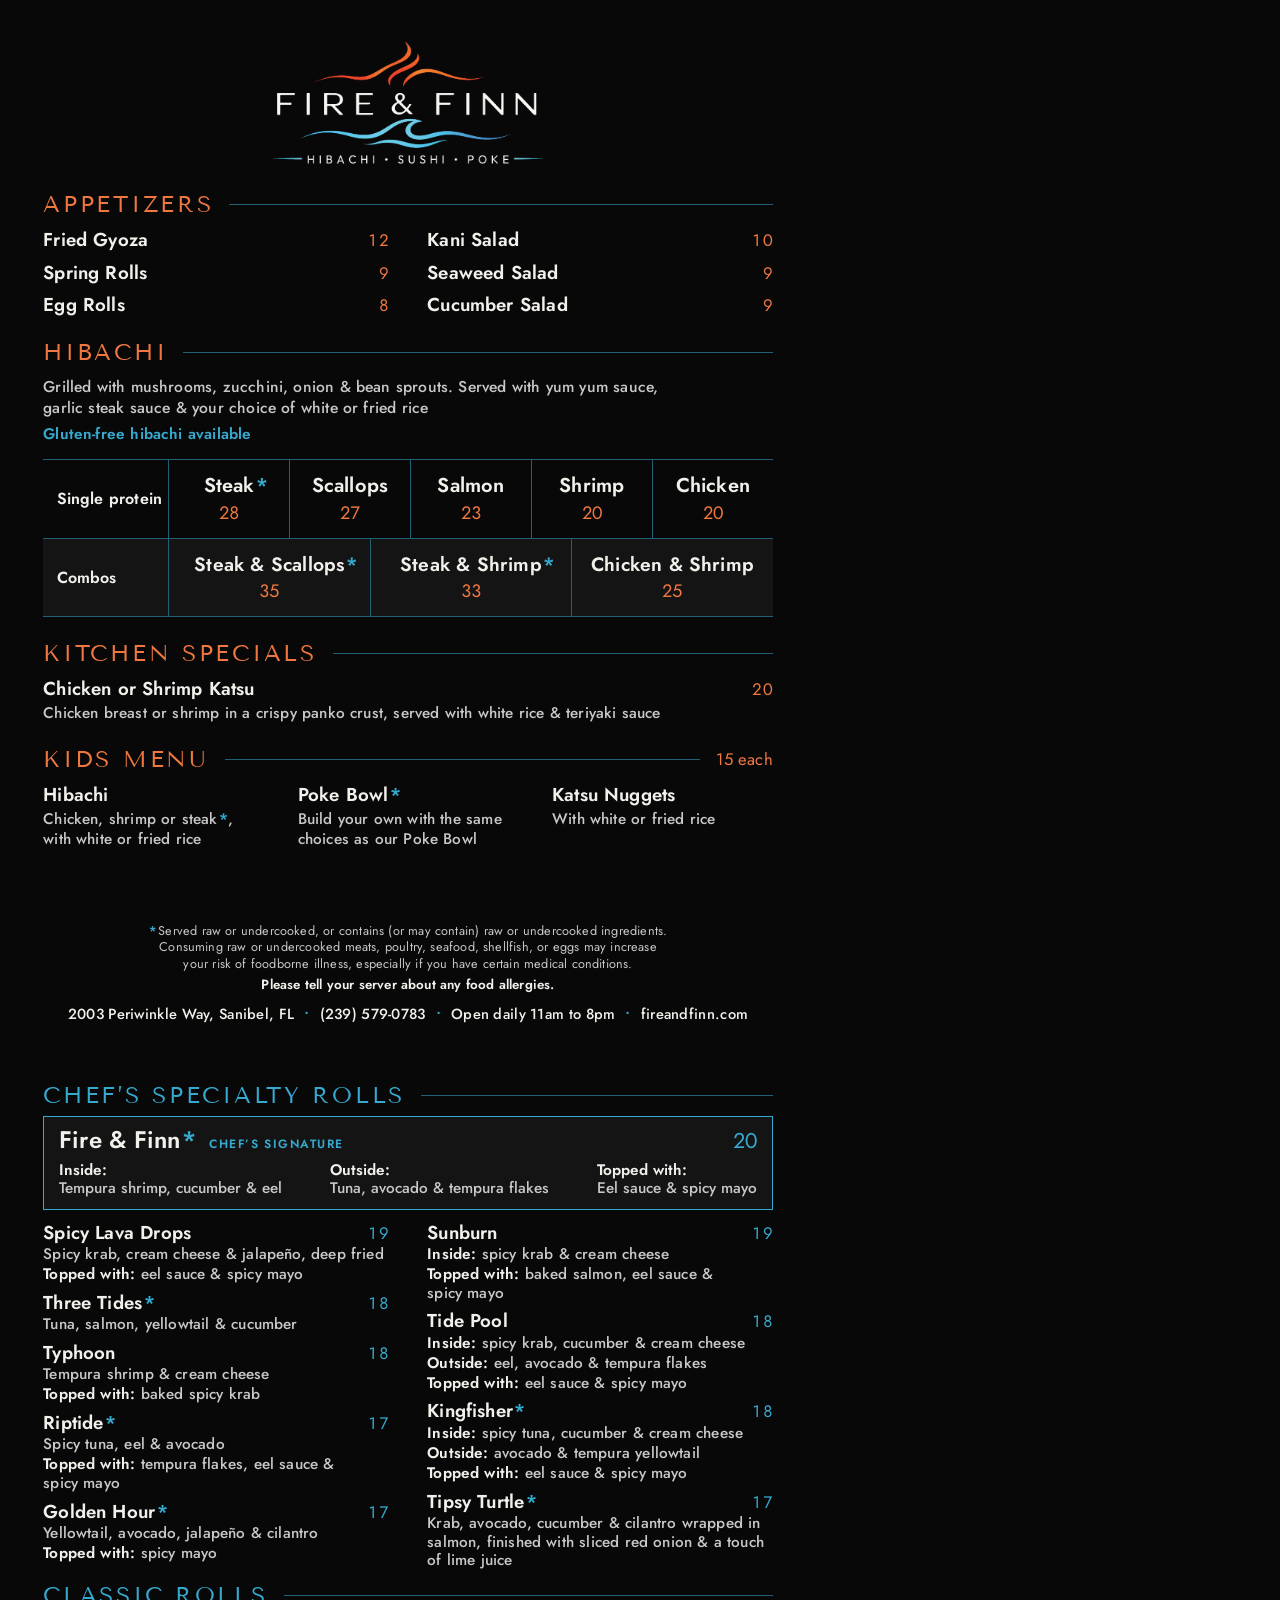
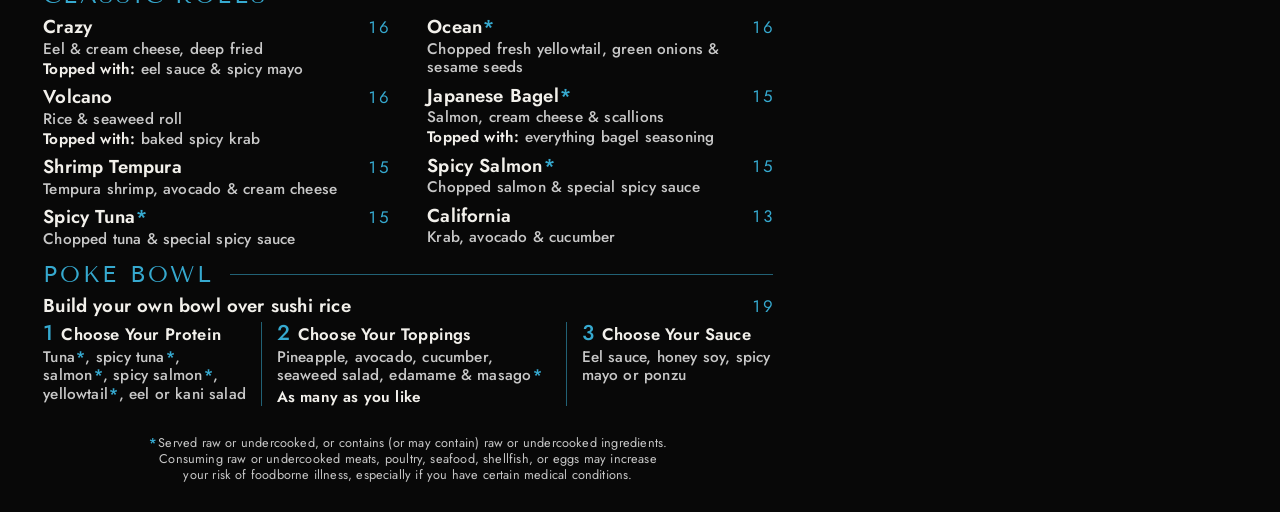
<file: menu-source/menu-v7.html>
<!doctype html>
<html lang="en">
<head>
<meta charset="utf-8">
<title>Fire &amp; Finn Menu v7</title>
<!--
  Fire & Finn menu, v7 (v6 + research-based legibility, ordering and price presentation).
  Open menu-v7.html            -> 8.5 x 11 preview pages
  Open menu-v7.html?bleed      -> 8.75 x 11.25 print pages (1/8" bleed each side)
  Within each list, items run from highest to lowest price (Suk, Lee & Lichtenstein 2012).
-->
<style>
  @font-face { font-family: "Tenor Sans"; src: url("assets/TenorSans-Regular.ttf") format("truetype"); }
  @font-face { font-family: "Jost"; font-weight: 400; src: url("assets/Jost-400.ttf") format("truetype"); }
  @font-face { font-family: "Jost"; font-weight: 500; src: url("assets/Jost-500.ttf") format("truetype"); }
  @font-face { font-family: "Jost"; font-weight: 600; src: url("assets/Jost-600.ttf") format("truetype"); }
  @page { size: 8.5in 11in; margin: 0; }

  :root {
    --bg:    #080808;   /* background, runs through the bleed */
    --text:  #F2F0EB;   /* dish names, labels */
    --muted: #C8C8C8;   /* descriptions: lightened from #BABABA for light-on-dark legibility */
    --fire:  #F07840;   /* section headings, prices, featured dish */
    --water: #36A9CF;   /* raw-item markers and small details only */
    --rule:  #216175;   /* water blue at ~55% on the background, as a solid color (no transparency) */
    --panel: #141414;   /* understated shaded panels */
  }

  * { box-sizing: border-box; -webkit-print-color-adjust: exact; print-color-adjust: exact; }
  html, body { margin: 0; background: var(--bg); }
  /* Light type on dark paper reads thinner (ink spread), so body copy is one weight heavier and slightly open */
  body { font-family: "Jost", sans-serif; font-weight: 500; color: var(--muted); font-size: 11.5pt; line-height: 1.32; letter-spacing: 0.012em; }
  p { margin: 0; text-wrap: pretty; }

  .page {
    width: 8.5in; height: 11in; overflow: hidden;
    padding: 0.4in 0.45in 0.34in;
    display: flex; flex-direction: column;
    background: var(--bg);
    break-after: page;
  }
  .page:last-child { break-after: auto; }
  .bleed .page { width: 8.75in; height: 11.25in; border: 0.125in solid var(--bg); }

  .masthead img { display: block; margin: 0 auto; width: 2.9in; }

  /* ---------- Shared type ---------- */
  h2 {
    font-family: "Tenor Sans", sans-serif; font-weight: 400;
    font-size: 17pt; line-height: 1.1; letter-spacing: 0.12em; text-transform: uppercase;
    color: var(--fire); margin: 0 0 9pt;
    display: flex; align-items: center; gap: 12pt;
  }
  h2::after { content: ""; flex: 1; height: 0; border-top: 0.75pt solid var(--rule); order: 1; }
  h2 .aside { order: 2; font-family: "Jost", sans-serif; text-transform: none; letter-spacing: 0.01em; font-size: 12.5pt; font-weight: 400; color: var(--fire); }
  section { margin-top: 18pt; }

  .dish { break-inside: avoid; }
  .dish + .dish { margin-top: 9pt; }
  .dish-head { display: flex; justify-content: space-between; align-items: baseline; gap: 12pt; }
  .name  { font-weight: 600; font-size: 14pt; line-height: 1.18; color: var(--text); letter-spacing: 0.01em; }
  /* Prices: still orange and right-aligned, but smaller and lighter than the dish name */
  .price { font-weight: 400; font-size: 12.5pt; color: var(--fire); font-variant-numeric: lining-nums tabular-nums; white-space: nowrap; }
  .desc  { margin-top: 2pt; }
  .desc + .desc { margin-top: 1pt; }
  .lbl   { font-weight: 600; color: var(--text); }
  /* Raw marker follows the name, so every dish name starts on the same left edge */
  .raw   { color: var(--water); font-weight: 600; margin-left: 1pt; }

  .cols2 { display: grid; grid-template-columns: 1fr 1fr; column-gap: 0.4in; align-items: start; }
  .cols3 { display: grid; grid-template-columns: repeat(3, 1fr); column-gap: 0.35in; align-items: start; }
  .cols3 .dish + .dish { margin-top: 0; }

  /* ---------- Page 1 ---------- */
  .apps .dish + .dish { margin-top: 8pt; }

  .lede { font-size: 11.75pt; max-width: 6.5in; }
  .gf { margin-top: 4pt; font-weight: 600; font-size: 11.5pt; color: var(--water); }

  .hib { margin-top: 11pt; border-top: 0.75pt solid var(--rule); border-bottom: 0.75pt solid var(--rule); }
  .hib-row { display: grid; align-items: stretch; }
  .hib-row.single { grid-template-columns: 1.3in repeat(5, 1fr); }
  .hib-row.combo  { grid-template-columns: 1.3in repeat(3, 1fr); background: var(--panel); border-top: 0.75pt solid var(--rule); }
  .rowhead { display: flex; align-items: center; padding-left: 10pt; font-weight: 600; font-size: 12pt; color: var(--text); }
  .cell { text-align: center; padding: 10pt 4pt 9pt; border-left: 0.75pt solid var(--rule); }
  .cell .n { position: relative; display: inline-block; font-weight: 600; font-size: 14.5pt; color: var(--text); }
  .single .cell .n { font-size: 15pt; }
  .cell .n .raw { position: absolute; left: 100%; margin-left: 1pt; }   /* hangs outside so the word stays centered */
  .cell .p { display: block; margin-top: 2pt; font-weight: 400; font-size: 13.5pt; color: var(--fire); font-variant-numeric: lining-nums tabular-nums; }

  /* ---------- Page 2 ---------- */
  .p2 { padding-top: 0.28in; padding-bottom: 0.3in; }
  /* Hot side (front) wears fire orange; cold side (back: sushi & poke) wears water blue */
  .p2 { --fire: var(--water); }
  .p2 section:first-of-type { margin-top: 0; }
  .p2 section { margin-top: 10pt; }
  .p2 h2 { margin-bottom: 6pt; }
  .p2 .dish + .dish { margin-top: 6pt; }
  .p2 .desc { margin-top: 1pt; line-height: 1.22; }

  .feature {
    border: 0.75pt solid var(--fire); background: var(--panel);
    padding: 7pt 11pt 8pt; margin-bottom: 9pt;
  }
  .feature .name { display: flex; align-items: baseline; gap: 10pt; }
  .kicker { font-weight: 600; font-size: 9pt; letter-spacing: 0.12em; text-transform: uppercase; color: var(--fire); }
  .feature .name { font-size: 18pt; }
  .feature .price { font-size: 16pt; }
  .parts { display: grid; grid-template-columns: auto auto auto; justify-content: space-between; column-gap: 10pt; margin-top: 4pt; line-height: 1.22; letter-spacing: 0; }
  .parts p { white-space: nowrap; }
  .parts .lbl { display: block; }

  .poke .dish-head { margin-bottom: 4pt; }
  .steps p { line-height: 1.22; }
  .steps { display: grid; grid-template-columns: 1fr 1.4fr 0.95fr; }
  .step { padding: 0 11pt; }
  .step:first-child { padding-left: 0; }
  .step:last-child { padding-right: 0; }
  .step + .step { border-left: 0.75pt solid var(--rule); }
  .step-head { display: flex; align-items: baseline; gap: 6pt; margin-bottom: 2pt; }
  .step-head .num { font-weight: 500; font-size: 16pt; line-height: 1; color: var(--fire); }
  .step-head .t { font-weight: 600; font-size: 12.5pt; color: var(--text); white-space: nowrap; }
  .step .note { margin-top: 2pt; font-weight: 600; color: var(--text); }

  /* ---------- Footers (bottom corners get the least attention, so keep them readable, not tiny) ---------- */
  footer { margin-top: auto; padding-top: 10pt; text-align: center; }
  .p2 footer { padding-top: 4pt; }
  .advisory { font-size: 9.5pt; font-weight: 400; line-height: 1.28; color: var(--muted); max-width: 7.6in; margin: 0 auto; text-wrap: balance; }
  .advisory .raw { margin: 0 1pt 0 0; }
  .allergy { margin-top: 3pt; font-size: 10pt; font-weight: 600; color: var(--text); }
  .contact { margin-top: 8pt; font-weight: 500; font-size: 11pt; color: var(--text); letter-spacing: 0.02em; }
  .contact .sep { color: var(--water); margin: 0 0.6em; font-size: 12.5pt; line-height: 0; position: relative; top: 1pt; }
</style>
<script>
  if (location.search.indexOf("bleed") !== -1) {
    document.documentElement.classList.add("bleed");
    document.write("<style>@page { size: 8.75in 11.25in; margin: 0; }</style>");
  }
</script>
</head>
<body>

<!-- ======================= PAGE 1 (front) ======================= -->
<div class="page p1">
  <header class="masthead"><img src="assets/logo-flat.png" alt="Fire &amp; Finn Hibachi &amp; Sushi"></header>

  <section class="apps">
    <h2>Appetizers</h2>
    <div class="cols2">
      <div>
        <div class="dish"><div class="dish-head"><span class="name">Fried Gyoza</span><span class="price">12</span></div></div>
        <div class="dish"><div class="dish-head"><span class="name">Spring Rolls</span><span class="price">9</span></div></div>
        <div class="dish"><div class="dish-head"><span class="name">Egg Rolls</span><span class="price">8</span></div></div>
      </div>
      <div>
        <div class="dish"><div class="dish-head"><span class="name">Kani Salad</span><span class="price">10</span></div></div>
        <div class="dish"><div class="dish-head"><span class="name">Seaweed Salad</span><span class="price">9</span></div></div>
        <div class="dish"><div class="dish-head"><span class="name">Cucumber Salad</span><span class="price">9</span></div></div>
      </div>
    </div>
  </section>

  <section>
    <h2>Hibachi</h2>
    <p class="lede">Grilled with mushrooms, zucchini, onion &amp; bean sprouts. Served with yum yum sauce, garlic steak sauce &amp; your choice of white or fried rice</p>
    <p class="gf">Gluten-free hibachi available</p>
    <div class="hib">
      <div class="hib-row single">
        <div class="rowhead">Single protein</div>
        <div class="cell"><span class="n">Steak<span class="raw">*</span></span><span class="p">28</span></div>
        <div class="cell"><span class="n">Scallops</span><span class="p">27</span></div>
        <div class="cell"><span class="n">Salmon</span><span class="p">23</span></div>
        <div class="cell"><span class="n">Shrimp</span><span class="p">20</span></div>
        <div class="cell"><span class="n">Chicken</span><span class="p">20</span></div>
      </div>
      <div class="hib-row combo">
        <div class="rowhead">Combos</div>
        <div class="cell"><span class="n">Steak &amp; Scallops<span class="raw">*</span></span><span class="p">35</span></div>
        <div class="cell"><span class="n">Steak &amp; Shrimp<span class="raw">*</span></span><span class="p">33</span></div>
        <div class="cell"><span class="n">Chicken &amp; Shrimp</span><span class="p">25</span></div>
      </div>
    </div>
  </section>

  <section class="kitchen">
    <h2>Kitchen Specials</h2>
    <div class="dish"><div class="dish-head"><span class="name">Chicken or Shrimp Katsu</span><span class="price">20</span></div>
      <p class="desc">Chicken breast or shrimp in a crispy panko crust, served with white rice &amp; teriyaki sauce</p></div>
  </section>

  <section class="kids">
    <h2>Kids Menu<span class="aside">15 each</span></h2>
    <div class="cols3">
      <div class="dish"><div class="dish-head"><span class="name">Hibachi</span></div>
        <p class="desc">Chicken, shrimp or steak<span class="raw">*</span>, with white or fried rice</p></div>
      <div class="dish"><div class="dish-head"><span class="name">Poke Bowl<span class="raw">*</span></span></div>
        <p class="desc">Build your own with the same choices as our Poke Bowl</p></div>
      <div class="dish"><div class="dish-head"><span class="name">Katsu Nuggets</span></div>
        <p class="desc">With white or fried rice</p></div>
    </div>
  </section>

  <footer>
    <p class="advisory"><span class="raw">*</span>Served raw or undercooked, or contains (or may contain) raw or undercooked ingredients. Consuming raw or undercooked meats, poultry, seafood, shellfish, or eggs may increase your risk of foodborne illness, especially if you have certain medical conditions.</p>
    <p class="allergy">Please tell your server about any food allergies.</p>
    <p class="contact">2003 Periwinkle Way, Sanibel, FL<span class="sep">•</span>(239) 579-0783<span class="sep">•</span>Open daily 11am to 8pm<span class="sep">•</span>fireandfinn.com</p>
  </footer>
</div>

<!-- ======================= PAGE 2 (back) ======================= -->
<div class="page p2">

  <section>
    <h2>Chef’s Specialty Rolls</h2>
    <article class="feature">
      <div class="dish-head"><span class="name"><span>Fire &amp; Finn<span class="raw">*</span></span><span class="kicker">Chef’s Signature</span></span><span class="price">20</span></div>
      <div class="parts">
        <p><span class="lbl">Inside:</span>Tempura shrimp, cucumber &amp; eel</p>
        <p><span class="lbl">Outside:</span>Tuna, avocado &amp; tempura flakes</p>
        <p><span class="lbl">Topped with:</span>Eel sauce &amp; spicy mayo</p>
      </div>
    </article>

    <div class="cols2">
      <div>
        <div class="dish"><div class="dish-head"><span class="name">Spicy Lava Drops</span><span class="price">19</span></div>
          <p class="desc">Spicy krab, cream cheese &amp; jalapeño, deep fried</p>
          <p class="desc"><span class="lbl">Topped with:</span> eel sauce &amp; spicy mayo</p></div>
        <div class="dish"><div class="dish-head"><span class="name">Three Tides<span class="raw">*</span></span><span class="price">18</span></div>
          <p class="desc">Tuna, salmon, yellowtail &amp; cucumber</p></div>
        <div class="dish"><div class="dish-head"><span class="name">Typhoon</span><span class="price">18</span></div>
          <p class="desc">Tempura shrimp &amp; cream cheese</p>
          <p class="desc"><span class="lbl">Topped with:</span> baked spicy krab</p></div>
        <div class="dish"><div class="dish-head"><span class="name">Riptide<span class="raw">*</span></span><span class="price">17</span></div>
          <p class="desc">Spicy tuna, eel &amp; avocado</p>
          <p class="desc"><span class="lbl">Topped with:</span> tempura flakes, eel sauce &amp; spicy mayo</p></div>
        <div class="dish"><div class="dish-head"><span class="name">Golden Hour<span class="raw">*</span></span><span class="price">17</span></div>
          <p class="desc">Yellowtail, avocado, jalapeño &amp; cilantro</p>
          <p class="desc"><span class="lbl">Topped with:</span> spicy mayo</p></div>
      </div>
      <div>
        <div class="dish"><div class="dish-head"><span class="name">Sunburn</span><span class="price">19</span></div>
          <p class="desc"><span class="lbl">Inside:</span> spicy krab &amp; cream cheese</p>
          <p class="desc"><span class="lbl">Topped with:</span> baked salmon, eel sauce &amp; spicy mayo</p></div>
        <div class="dish"><div class="dish-head"><span class="name">Tide Pool</span><span class="price">18</span></div>
          <p class="desc"><span class="lbl">Inside:</span> spicy krab, cucumber &amp; cream cheese</p>
          <p class="desc"><span class="lbl">Outside:</span> eel, avocado &amp; tempura flakes</p>
          <p class="desc"><span class="lbl">Topped with:</span> eel sauce &amp; spicy mayo</p></div>
        <div class="dish"><div class="dish-head"><span class="name">Kingfisher<span class="raw">*</span></span><span class="price">18</span></div>
          <p class="desc"><span class="lbl">Inside:</span> spicy tuna, cucumber &amp; cream cheese</p>
          <p class="desc"><span class="lbl">Outside:</span> avocado &amp; tempura yellowtail</p>
          <p class="desc"><span class="lbl">Topped with:</span> eel sauce &amp; spicy mayo</p></div>
        <div class="dish"><div class="dish-head"><span class="name">Tipsy Turtle<span class="raw">*</span></span><span class="price">17</span></div>
          <p class="desc">Krab, avocado, cucumber &amp; cilantro wrapped in salmon, finished with sliced red onion &amp; a touch of lime juice</p></div>
      </div>
    </div>
  </section>

  <section class="classic">
    <h2>Classic Rolls</h2>
    <div class="cols2">
      <div>
        <div class="dish"><div class="dish-head"><span class="name">Crazy</span><span class="price">16</span></div>
          <p class="desc">Eel &amp; cream cheese, deep fried</p>
          <p class="desc"><span class="lbl">Topped with:</span> eel sauce &amp; spicy mayo</p></div>
        <div class="dish"><div class="dish-head"><span class="name">Volcano</span><span class="price">16</span></div>
          <p class="desc">Rice &amp; seaweed roll</p>
          <p class="desc"><span class="lbl">Topped with:</span> baked spicy krab</p></div>
        <div class="dish"><div class="dish-head"><span class="name">Shrimp Tempura</span><span class="price">15</span></div>
          <p class="desc">Tempura shrimp, avocado &amp; cream cheese</p></div>
        <div class="dish"><div class="dish-head"><span class="name">Spicy Tuna<span class="raw">*</span></span><span class="price">15</span></div>
          <p class="desc">Chopped tuna &amp; special spicy sauce</p></div>
      </div>
      <div>
        <div class="dish"><div class="dish-head"><span class="name">Ocean<span class="raw">*</span></span><span class="price">16</span></div>
          <p class="desc">Chopped fresh yellowtail, green onions &amp; sesame seeds</p></div>
        <div class="dish"><div class="dish-head"><span class="name">Japanese Bagel<span class="raw">*</span></span><span class="price">15</span></div>
          <p class="desc">Salmon, cream cheese &amp; scallions</p>
          <p class="desc"><span class="lbl">Topped with:</span> everything bagel seasoning</p></div>
        <div class="dish"><div class="dish-head"><span class="name">Spicy Salmon<span class="raw">*</span></span><span class="price">15</span></div>
          <p class="desc">Chopped salmon &amp; special spicy sauce</p></div>
        <div class="dish"><div class="dish-head"><span class="name">California</span><span class="price">13</span></div>
          <p class="desc">Krab, avocado &amp; cucumber</p></div>
      </div>
    </div>
  </section>

  <section class="poke">
    <h2>Poke Bowl</h2>
    <div class="dish-head"><span class="name">Build your own bowl over sushi rice</span><span class="price">19</span></div>
    <div class="steps">
      <div class="step">
        <div class="step-head"><span class="num">1</span><span class="t">Choose Your Protein</span></div>
        <p>Tuna<span class="raw">*</span>, spicy tuna<span class="raw">*</span>, salmon<span class="raw">*</span>, spicy salmon<span class="raw">*</span>, yellowtail<span class="raw">*</span>, eel or kani salad</p>
      </div>
      <div class="step">
        <div class="step-head"><span class="num">2</span><span class="t">Choose Your Toppings</span></div>
        <p>Pineapple, avocado, cucumber, seaweed salad, edamame &amp; masago<span class="raw">*</span></p>
        <p class="note">As many as you like</p>
      </div>
      <div class="step">
        <div class="step-head"><span class="num">3</span><span class="t">Choose Your Sauce</span></div>
        <p>Eel sauce, honey soy, spicy mayo or ponzu</p>
      </div>
    </div>
  </section>

  <footer>
    <p class="advisory"><span class="raw">*</span>Served raw or undercooked, or contains (or may contain) raw or undercooked ingredients. Consuming raw or undercooked meats, poultry, seafood, shellfish, or eggs may increase your risk of foodborne illness, especially if you have certain medical conditions.</p>
  </footer>
</div>

</body>
</html>
</file>
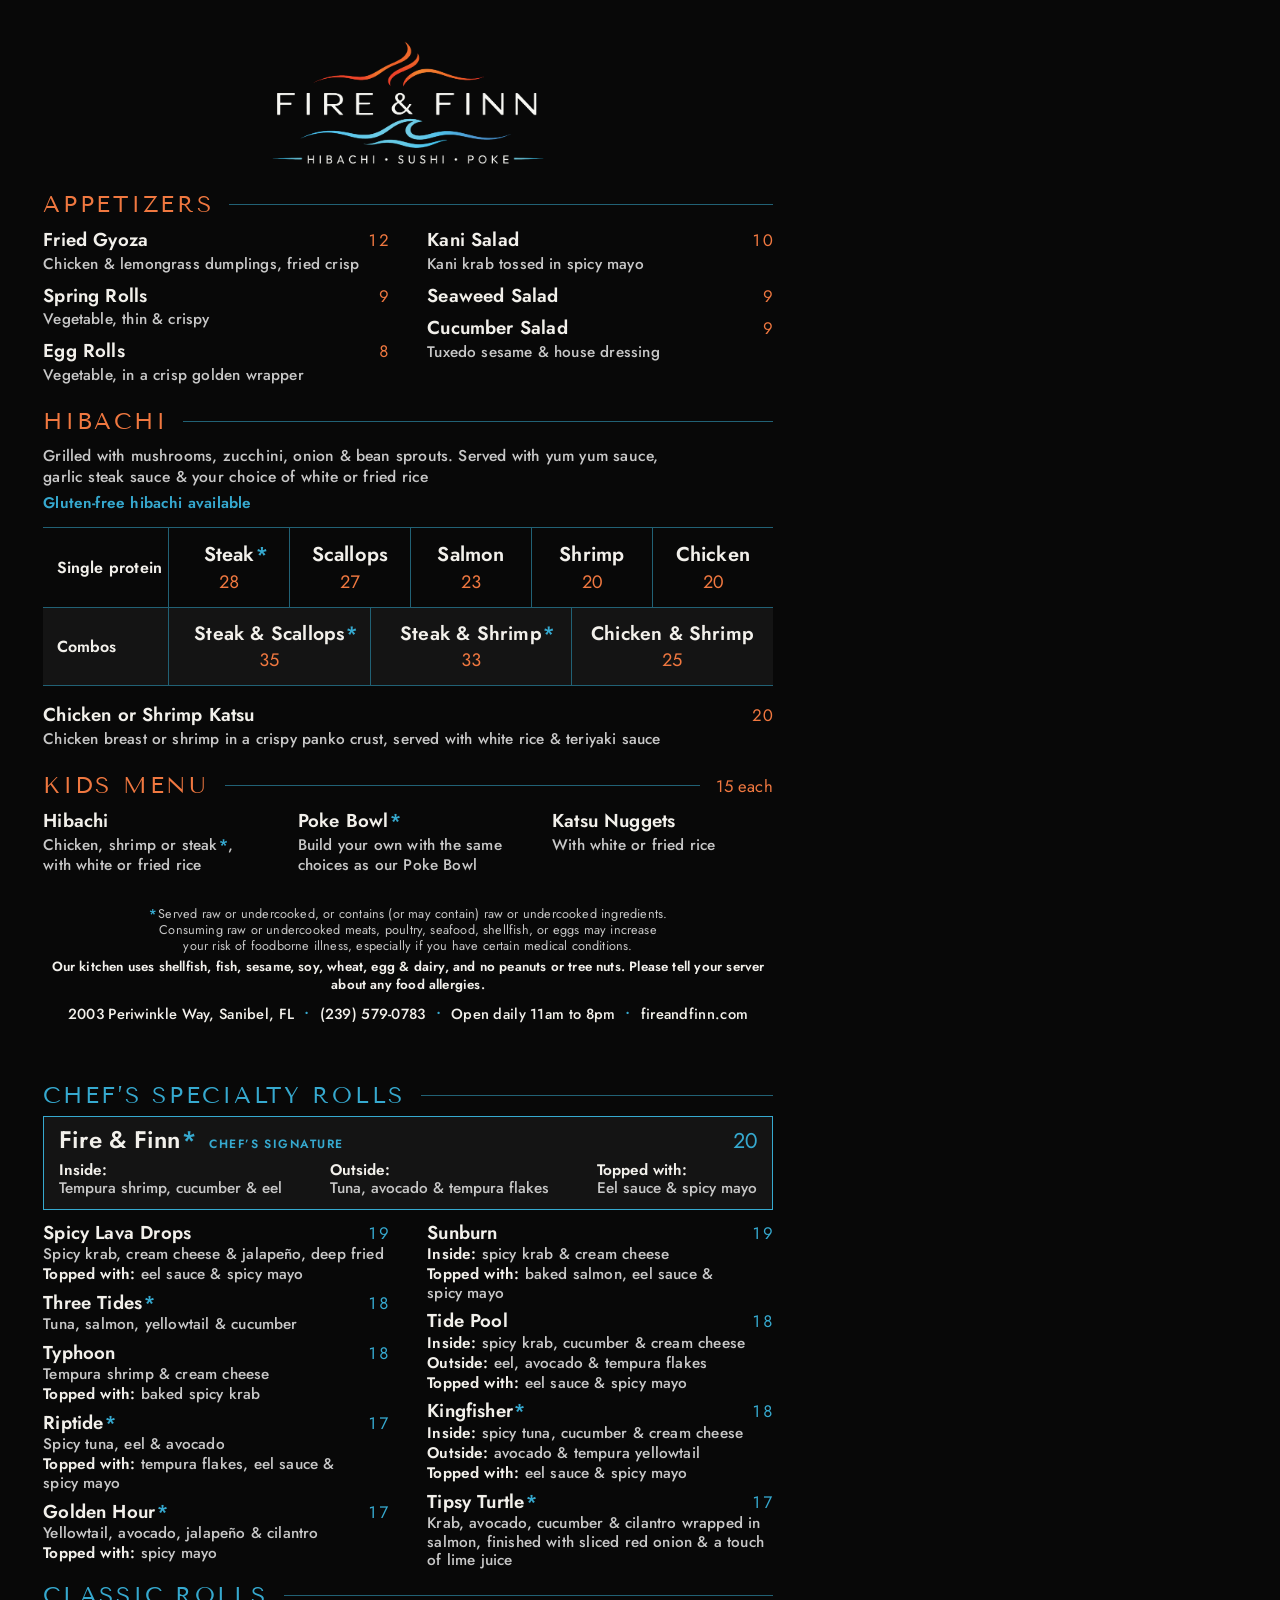
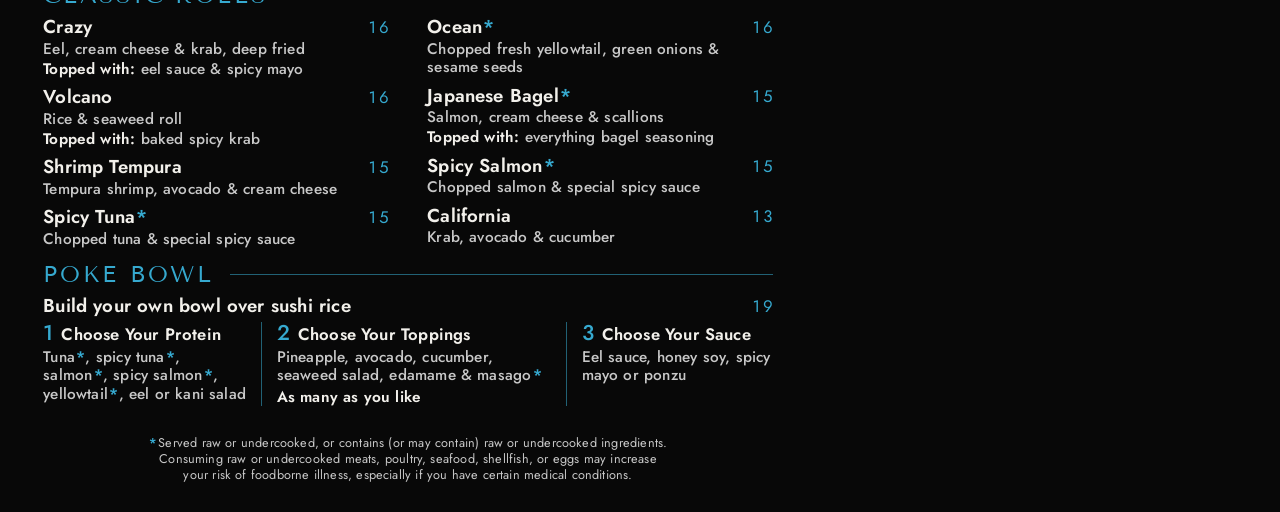
<file: menu-source/menu-v8.html>
<!doctype html>
<html lang="en">
<head>
<meta charset="utf-8">
<title>Fire &amp; Finn Menu v8</title>
<!--
  Fire & Finn menu, v8 (v7 + owner answers of Oct 21: Crazy roll, katsu under Hibachi, appetizer lines, allergen note).
  Open menu-v8.html            -> 8.5 x 11 preview pages
  Open menu-v8.html?bleed      -> 8.75 x 11.25 print pages (1/8" bleed each side)
  Within each list, items run from highest to lowest price (Suk, Lee & Lichtenstein 2012).
-->
<style>
  @font-face { font-family: "Tenor Sans"; src: url("assets/TenorSans-Regular.ttf") format("truetype"); }
  @font-face { font-family: "Jost"; font-weight: 400; src: url("assets/Jost-400.ttf") format("truetype"); }
  @font-face { font-family: "Jost"; font-weight: 500; src: url("assets/Jost-500.ttf") format("truetype"); }
  @font-face { font-family: "Jost"; font-weight: 600; src: url("assets/Jost-600.ttf") format("truetype"); }
  @page { size: 8.5in 11in; margin: 0; }

  :root {
    --bg:    #080808;   /* background, runs through the bleed */
    --text:  #F2F0EB;   /* dish names, labels */
    --muted: #C8C8C8;   /* descriptions: lightened from #BABABA for light-on-dark legibility */
    --fire:  #F07840;   /* section headings, prices, featured dish */
    --water: #36A9CF;   /* raw-item markers and small details only */
    --rule:  #216175;   /* water blue at ~55% on the background, as a solid color (no transparency) */
    --panel: #141414;   /* understated shaded panels */
  }

  * { box-sizing: border-box; -webkit-print-color-adjust: exact; print-color-adjust: exact; }
  html, body { margin: 0; background: var(--bg); }
  /* Light type on dark paper reads thinner (ink spread), so body copy is one weight heavier and slightly open */
  body { font-family: "Jost", sans-serif; font-weight: 500; color: var(--muted); font-size: 11.5pt; line-height: 1.32; letter-spacing: 0.012em; }
  p { margin: 0; text-wrap: pretty; }

  .page {
    width: 8.5in; height: 11in; overflow: hidden;
    padding: 0.4in 0.45in 0.34in;
    display: flex; flex-direction: column;
    background: var(--bg);
    break-after: page;
  }
  .page:last-child { break-after: auto; }
  .bleed .page { width: 8.75in; height: 11.25in; border: 0.125in solid var(--bg); }

  .masthead img { display: block; margin: 0 auto; width: 2.9in; }

  /* ---------- Shared type ---------- */
  h2 {
    font-family: "Tenor Sans", sans-serif; font-weight: 400;
    font-size: 17pt; line-height: 1.1; letter-spacing: 0.12em; text-transform: uppercase;
    color: var(--fire); margin: 0 0 9pt;
    display: flex; align-items: center; gap: 12pt;
  }
  h2::after { content: ""; flex: 1; height: 0; border-top: 0.75pt solid var(--rule); order: 1; }
  h2 .aside { order: 2; font-family: "Jost", sans-serif; text-transform: none; letter-spacing: 0.01em; font-size: 12.5pt; font-weight: 400; color: var(--fire); }
  section { margin-top: 18pt; }

  .dish { break-inside: avoid; }
  .dish + .dish { margin-top: 9pt; }
  .dish-head { display: flex; justify-content: space-between; align-items: baseline; gap: 12pt; }
  .name  { font-weight: 600; font-size: 14pt; line-height: 1.18; color: var(--text); letter-spacing: 0.01em; }
  /* Prices: still orange and right-aligned, but smaller and lighter than the dish name */
  .price { font-weight: 400; font-size: 12.5pt; color: var(--fire); font-variant-numeric: lining-nums tabular-nums; white-space: nowrap; }
  .desc  { margin-top: 2pt; }
  .desc + .desc { margin-top: 1pt; }
  .lbl   { font-weight: 600; color: var(--text); }
  /* Raw marker follows the name, so every dish name starts on the same left edge */
  .raw   { color: var(--water); font-weight: 600; margin-left: 1pt; }

  .cols2 { display: grid; grid-template-columns: 1fr 1fr; column-gap: 0.4in; align-items: start; }
  .cols3 { display: grid; grid-template-columns: repeat(3, 1fr); column-gap: 0.35in; align-items: start; }
  .cols3 .dish + .dish { margin-top: 0; }

  /* ---------- Page 1 ---------- */
  .apps .dish + .dish { margin-top: 8pt; }

  .lede { font-size: 11.75pt; max-width: 6.5in; }
  .gf { margin-top: 4pt; font-weight: 600; font-size: 11.5pt; color: var(--water); }

  .hib { margin-top: 11pt; border-top: 0.75pt solid var(--rule); border-bottom: 0.75pt solid var(--rule); }
  .hib-row { display: grid; align-items: stretch; }
  .hib-row.single { grid-template-columns: 1.3in repeat(5, 1fr); }
  .hib-row.combo  { grid-template-columns: 1.3in repeat(3, 1fr); background: var(--panel); border-top: 0.75pt solid var(--rule); }
  .rowhead { display: flex; align-items: center; padding-left: 10pt; font-weight: 600; font-size: 12pt; color: var(--text); }
  .cell { text-align: center; padding: 10pt 4pt 9pt; border-left: 0.75pt solid var(--rule); }
  .cell .n { position: relative; display: inline-block; font-weight: 600; font-size: 14.5pt; color: var(--text); }
  .single .cell .n { font-size: 15pt; }
  .cell .n .raw { position: absolute; left: 100%; margin-left: 1pt; }   /* hangs outside so the word stays centered */
  .cell .p { display: block; margin-top: 2pt; font-weight: 400; font-size: 13.5pt; color: var(--fire); font-variant-numeric: lining-nums tabular-nums; }

  .katsu { margin-top: 14pt; }

  /* ---------- Page 2 ---------- */
  .p2 { padding-top: 0.28in; padding-bottom: 0.3in; }
  /* Hot side (front) wears fire orange; cold side (back: sushi & poke) wears water blue */
  .p2 { --fire: var(--water); }
  .p2 section:first-of-type { margin-top: 0; }
  .p2 section { margin-top: 10pt; }
  .p2 h2 { margin-bottom: 6pt; }
  .p2 .dish + .dish { margin-top: 6pt; }
  .p2 .desc { margin-top: 1pt; line-height: 1.22; }

  .feature {
    border: 0.75pt solid var(--fire); background: var(--panel);
    padding: 7pt 11pt 8pt; margin-bottom: 9pt;
  }
  .feature .name { display: flex; align-items: baseline; gap: 10pt; }
  .kicker { font-weight: 600; font-size: 9pt; letter-spacing: 0.12em; text-transform: uppercase; color: var(--fire); }
  .feature .name { font-size: 18pt; }
  .feature .price { font-size: 16pt; }
  .parts { display: grid; grid-template-columns: auto auto auto; justify-content: space-between; column-gap: 10pt; margin-top: 4pt; line-height: 1.22; letter-spacing: 0; }
  .parts p { white-space: nowrap; }
  .parts .lbl { display: block; }

  .poke .dish-head { margin-bottom: 4pt; }
  .steps p { line-height: 1.22; }
  .steps { display: grid; grid-template-columns: 1fr 1.4fr 0.95fr; }
  .step { padding: 0 11pt; }
  .step:first-child { padding-left: 0; }
  .step:last-child { padding-right: 0; }
  .step + .step { border-left: 0.75pt solid var(--rule); }
  .step-head { display: flex; align-items: baseline; gap: 6pt; margin-bottom: 2pt; }
  .step-head .num { font-weight: 500; font-size: 16pt; line-height: 1; color: var(--fire); }
  .step-head .t { font-weight: 600; font-size: 12.5pt; color: var(--text); white-space: nowrap; }
  .step .note { margin-top: 2pt; font-weight: 600; color: var(--text); }

  /* ---------- Footers (bottom corners get the least attention, so keep them readable, not tiny) ---------- */
  footer { margin-top: auto; padding-top: 10pt; text-align: center; }
  .p2 footer { padding-top: 4pt; }
  .advisory { font-size: 9.5pt; font-weight: 400; line-height: 1.28; color: var(--muted); max-width: 7.6in; margin: 0 auto; text-wrap: balance; }
  .advisory .raw { margin: 0 1pt 0 0; }
  .allergy { margin-top: 3pt; font-size: 10pt; font-weight: 600; color: var(--text); }
  .contact { margin-top: 8pt; font-weight: 500; font-size: 11pt; color: var(--text); letter-spacing: 0.02em; }
  .contact .sep { color: var(--water); margin: 0 0.6em; font-size: 12.5pt; line-height: 0; position: relative; top: 1pt; }
</style>
<script>
  if (location.search.indexOf("bleed") !== -1) {
    document.documentElement.classList.add("bleed");
    document.write("<style>@page { size: 8.75in 11.25in; margin: 0; }</style>");
  }
</script>
</head>
<body>

<!-- ======================= PAGE 1 (front) ======================= -->
<div class="page p1">
  <header class="masthead"><img src="assets/logo-flat.png" alt="Fire &amp; Finn Hibachi &amp; Sushi"></header>

  <section class="apps">
    <h2>Appetizers</h2>
    <div class="cols2">
      <div>
        <div class="dish"><div class="dish-head"><span class="name">Fried Gyoza</span><span class="price">12</span></div>
          <p class="desc">Chicken &amp; lemongrass dumplings, fried crisp</p></div>
        <div class="dish"><div class="dish-head"><span class="name">Spring Rolls</span><span class="price">9</span></div>
          <p class="desc">Vegetable, thin &amp; crispy</p></div>
        <div class="dish"><div class="dish-head"><span class="name">Egg Rolls</span><span class="price">8</span></div>
          <p class="desc">Vegetable, in a crisp golden wrapper</p></div>
      </div>
      <div>
        <div class="dish"><div class="dish-head"><span class="name">Kani Salad</span><span class="price">10</span></div>
          <p class="desc">Kani krab tossed in spicy mayo</p></div>
        <div class="dish"><div class="dish-head"><span class="name">Seaweed Salad</span><span class="price">9</span></div></div>
        <div class="dish"><div class="dish-head"><span class="name">Cucumber Salad</span><span class="price">9</span></div>
          <p class="desc">Tuxedo sesame &amp; house dressing</p></div>
      </div>
    </div>
  </section>

  <section>
    <h2>Hibachi</h2>
    <p class="lede">Grilled with mushrooms, zucchini, onion &amp; bean sprouts. Served with yum yum sauce, garlic steak sauce &amp; your choice of white or fried rice</p>
    <p class="gf">Gluten-free hibachi available</p>
    <div class="hib">
      <div class="hib-row single">
        <div class="rowhead">Single protein</div>
        <div class="cell"><span class="n">Steak<span class="raw">*</span></span><span class="p">28</span></div>
        <div class="cell"><span class="n">Scallops</span><span class="p">27</span></div>
        <div class="cell"><span class="n">Salmon</span><span class="p">23</span></div>
        <div class="cell"><span class="n">Shrimp</span><span class="p">20</span></div>
        <div class="cell"><span class="n">Chicken</span><span class="p">20</span></div>
      </div>
      <div class="hib-row combo">
        <div class="rowhead">Combos</div>
        <div class="cell"><span class="n">Steak &amp; Scallops<span class="raw">*</span></span><span class="p">35</span></div>
        <div class="cell"><span class="n">Steak &amp; Shrimp<span class="raw">*</span></span><span class="p">33</span></div>
        <div class="cell"><span class="n">Chicken &amp; Shrimp</span><span class="p">25</span></div>
      </div>
    </div>
    <div class="dish katsu"><div class="dish-head"><span class="name">Chicken or Shrimp Katsu</span><span class="price">20</span></div>
      <p class="desc">Chicken breast or shrimp in a crispy panko crust, served with white rice &amp; teriyaki sauce</p></div>
  </section>

  <section class="kids">
    <h2>Kids Menu<span class="aside">15 each</span></h2>
    <div class="cols3">
      <div class="dish"><div class="dish-head"><span class="name">Hibachi</span></div>
        <p class="desc">Chicken, shrimp or steak<span class="raw">*</span>, with white or fried rice</p></div>
      <div class="dish"><div class="dish-head"><span class="name">Poke Bowl<span class="raw">*</span></span></div>
        <p class="desc">Build your own with the same choices as our Poke Bowl</p></div>
      <div class="dish"><div class="dish-head"><span class="name">Katsu Nuggets</span></div>
        <p class="desc">With white or fried rice</p></div>
    </div>
  </section>

  <footer>
    <p class="advisory"><span class="raw">*</span>Served raw or undercooked, or contains (or may contain) raw or undercooked ingredients. Consuming raw or undercooked meats, poultry, seafood, shellfish, or eggs may increase your risk of foodborne illness, especially if you have certain medical conditions.</p>
    <p class="allergy">Our kitchen uses shellfish, fish, sesame, soy, wheat, egg &amp; dairy, and no peanuts or tree nuts. Please tell your server about any food allergies.</p>
    <p class="contact">2003 Periwinkle Way, Sanibel, FL<span class="sep">•</span>(239) 579-0783<span class="sep">•</span>Open daily 11am to 8pm<span class="sep">•</span>fireandfinn.com</p>
  </footer>
</div>

<!-- ======================= PAGE 2 (back) ======================= -->
<div class="page p2">

  <section>
    <h2>Chef’s Specialty Rolls</h2>
    <article class="feature">
      <div class="dish-head"><span class="name"><span>Fire &amp; Finn<span class="raw">*</span></span><span class="kicker">Chef’s Signature</span></span><span class="price">20</span></div>
      <div class="parts">
        <p><span class="lbl">Inside:</span>Tempura shrimp, cucumber &amp; eel</p>
        <p><span class="lbl">Outside:</span>Tuna, avocado &amp; tempura flakes</p>
        <p><span class="lbl">Topped with:</span>Eel sauce &amp; spicy mayo</p>
      </div>
    </article>

    <div class="cols2">
      <div>
        <div class="dish"><div class="dish-head"><span class="name">Spicy Lava Drops</span><span class="price">19</span></div>
          <p class="desc">Spicy krab, cream cheese &amp; jalapeño, deep fried</p>
          <p class="desc"><span class="lbl">Topped with:</span> eel sauce &amp; spicy mayo</p></div>
        <div class="dish"><div class="dish-head"><span class="name">Three Tides<span class="raw">*</span></span><span class="price">18</span></div>
          <p class="desc">Tuna, salmon, yellowtail &amp; cucumber</p></div>
        <div class="dish"><div class="dish-head"><span class="name">Typhoon</span><span class="price">18</span></div>
          <p class="desc">Tempura shrimp &amp; cream cheese</p>
          <p class="desc"><span class="lbl">Topped with:</span> baked spicy krab</p></div>
        <div class="dish"><div class="dish-head"><span class="name">Riptide<span class="raw">*</span></span><span class="price">17</span></div>
          <p class="desc">Spicy tuna, eel &amp; avocado</p>
          <p class="desc"><span class="lbl">Topped with:</span> tempura flakes, eel sauce &amp; spicy mayo</p></div>
        <div class="dish"><div class="dish-head"><span class="name">Golden Hour<span class="raw">*</span></span><span class="price">17</span></div>
          <p class="desc">Yellowtail, avocado, jalapeño &amp; cilantro</p>
          <p class="desc"><span class="lbl">Topped with:</span> spicy mayo</p></div>
      </div>
      <div>
        <div class="dish"><div class="dish-head"><span class="name">Sunburn</span><span class="price">19</span></div>
          <p class="desc"><span class="lbl">Inside:</span> spicy krab &amp; cream cheese</p>
          <p class="desc"><span class="lbl">Topped with:</span> baked salmon, eel sauce &amp; spicy mayo</p></div>
        <div class="dish"><div class="dish-head"><span class="name">Tide Pool</span><span class="price">18</span></div>
          <p class="desc"><span class="lbl">Inside:</span> spicy krab, cucumber &amp; cream cheese</p>
          <p class="desc"><span class="lbl">Outside:</span> eel, avocado &amp; tempura flakes</p>
          <p class="desc"><span class="lbl">Topped with:</span> eel sauce &amp; spicy mayo</p></div>
        <div class="dish"><div class="dish-head"><span class="name">Kingfisher<span class="raw">*</span></span><span class="price">18</span></div>
          <p class="desc"><span class="lbl">Inside:</span> spicy tuna, cucumber &amp; cream cheese</p>
          <p class="desc"><span class="lbl">Outside:</span> avocado &amp; tempura yellowtail</p>
          <p class="desc"><span class="lbl">Topped with:</span> eel sauce &amp; spicy mayo</p></div>
        <div class="dish"><div class="dish-head"><span class="name">Tipsy Turtle<span class="raw">*</span></span><span class="price">17</span></div>
          <p class="desc">Krab, avocado, cucumber &amp; cilantro wrapped in salmon, finished with sliced red onion &amp; a touch of lime juice</p></div>
      </div>
    </div>
  </section>

  <section class="classic">
    <h2>Classic Rolls</h2>
    <div class="cols2">
      <div>
        <div class="dish"><div class="dish-head"><span class="name">Crazy</span><span class="price">16</span></div>
          <p class="desc">Eel, cream cheese &amp; krab, deep fried</p>
          <p class="desc"><span class="lbl">Topped with:</span> eel sauce &amp; spicy mayo</p></div>
        <div class="dish"><div class="dish-head"><span class="name">Volcano</span><span class="price">16</span></div>
          <p class="desc">Rice &amp; seaweed roll</p>
          <p class="desc"><span class="lbl">Topped with:</span> baked spicy krab</p></div>
        <div class="dish"><div class="dish-head"><span class="name">Shrimp Tempura</span><span class="price">15</span></div>
          <p class="desc">Tempura shrimp, avocado &amp; cream cheese</p></div>
        <div class="dish"><div class="dish-head"><span class="name">Spicy Tuna<span class="raw">*</span></span><span class="price">15</span></div>
          <p class="desc">Chopped tuna &amp; special spicy sauce</p></div>
      </div>
      <div>
        <div class="dish"><div class="dish-head"><span class="name">Ocean<span class="raw">*</span></span><span class="price">16</span></div>
          <p class="desc">Chopped fresh yellowtail, green onions &amp; sesame seeds</p></div>
        <div class="dish"><div class="dish-head"><span class="name">Japanese Bagel<span class="raw">*</span></span><span class="price">15</span></div>
          <p class="desc">Salmon, cream cheese &amp; scallions</p>
          <p class="desc"><span class="lbl">Topped with:</span> everything bagel seasoning</p></div>
        <div class="dish"><div class="dish-head"><span class="name">Spicy Salmon<span class="raw">*</span></span><span class="price">15</span></div>
          <p class="desc">Chopped salmon &amp; special spicy sauce</p></div>
        <div class="dish"><div class="dish-head"><span class="name">California</span><span class="price">13</span></div>
          <p class="desc">Krab, avocado &amp; cucumber</p></div>
      </div>
    </div>
  </section>

  <section class="poke">
    <h2>Poke Bowl</h2>
    <div class="dish-head"><span class="name">Build your own bowl over sushi rice</span><span class="price">19</span></div>
    <div class="steps">
      <div class="step">
        <div class="step-head"><span class="num">1</span><span class="t">Choose Your Protein</span></div>
        <p>Tuna<span class="raw">*</span>, spicy tuna<span class="raw">*</span>, salmon<span class="raw">*</span>, spicy salmon<span class="raw">*</span>, yellowtail<span class="raw">*</span>, eel or kani salad</p>
      </div>
      <div class="step">
        <div class="step-head"><span class="num">2</span><span class="t">Choose Your Toppings</span></div>
        <p>Pineapple, avocado, cucumber, seaweed salad, edamame &amp; masago<span class="raw">*</span></p>
        <p class="note">As many as you like</p>
      </div>
      <div class="step">
        <div class="step-head"><span class="num">3</span><span class="t">Choose Your Sauce</span></div>
        <p>Eel sauce, honey soy, spicy mayo or ponzu</p>
      </div>
    </div>
  </section>

  <footer>
    <p class="advisory"><span class="raw">*</span>Served raw or undercooked, or contains (or may contain) raw or undercooked ingredients. Consuming raw or undercooked meats, poultry, seafood, shellfish, or eggs may increase your risk of foodborne illness, especially if you have certain medical conditions.</p>
  </footer>
</div>

</body>
</html>
</file>
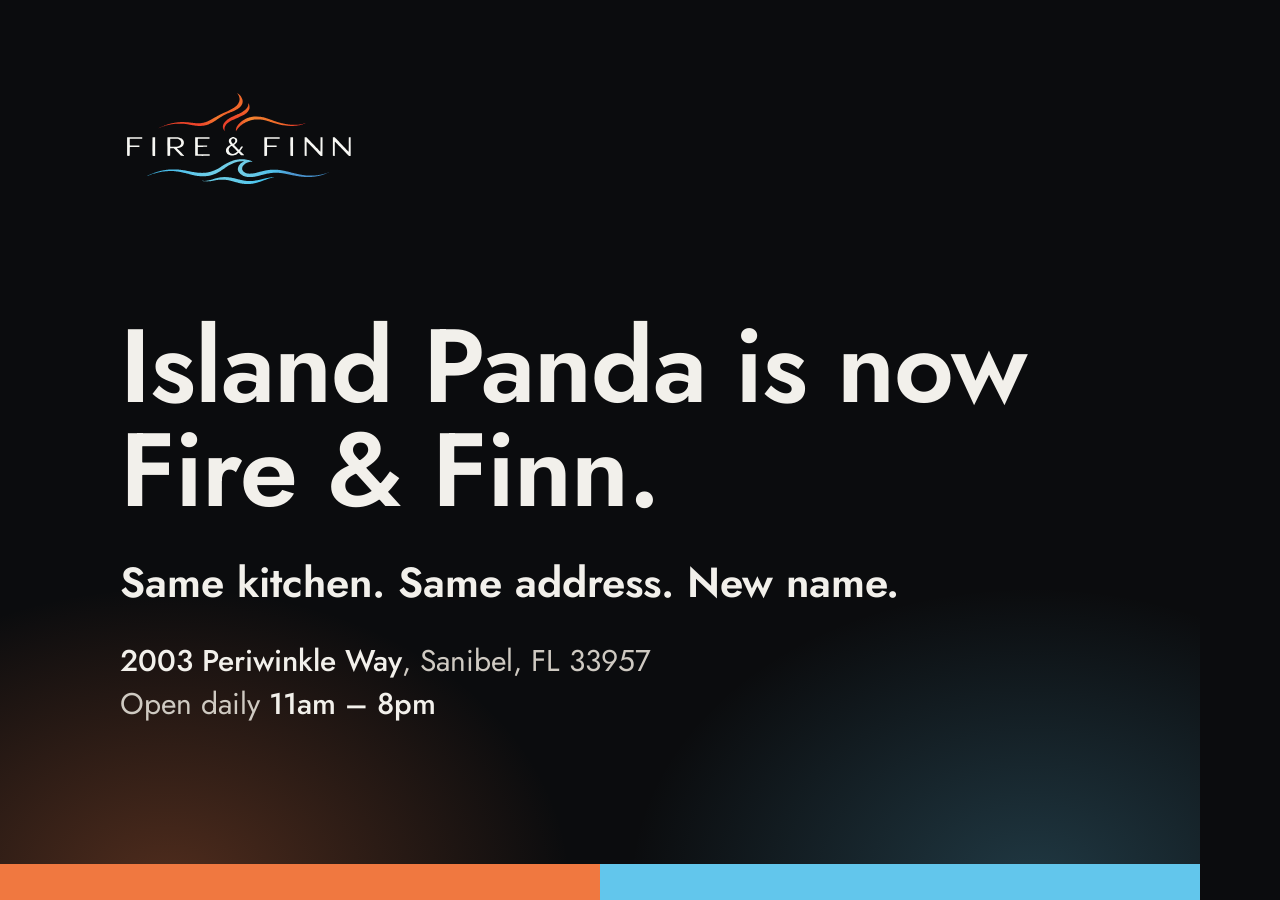
<file: menu-source/gbp/posts.html>
<!DOCTYPE html>
<html lang="en">
<head>
<meta charset="UTF-8">
<title>Fire & Finn — Google Business Profile post images</title>
<!--
  GOOGLE BUSINESS PROFILE POST IMAGES, 1200 x 900 (Google shows posts at 4:3 and rounds the corners).
  Same system as menu-source/tv/slides.html: dark ground, Jost, fire | sea baseline, the logo at top left,
  never redrawn or recoloured. Every word sits inside the central 80 % (x 120 to 1080, y 90 to 810) so the
  feed's crop and rounded corners never touch it; only photographs and the baseline reach the edges.
  One image per ?post=name:
    rename   Island Panda is now Fire & Finn. Same kitchen. Same address. New name.   (typographic)
    hero     Grilled hot. Rolled cold.: the 4:3 version of the site's share card (review/site-creative/og-card.html).
             Hot plate left, roll right, each faded fully into the ground before the centre, the line in Tenor Sans
             in the dark gap between them, exactly as the site and the card set it.
    order    Order ahead for pickup. fireandfinn.com or the phone.                      (roll photograph)
  The order link lives in the post's button, never in the image. No QR codes. Post text is in posts.md.
  Render: msedge --headless=new --disable-gpu --hide-scrollbars --virtual-time-budget=4000 --window-size=1200,900
          --screenshot=rename.png "file:///.../posts.html?post=rename"
-->
<style>
  @font-face { font-family: "Jost"; font-weight: 400; src: url("../../assets/fonts/Jost-400.woff2") format("woff2"); }
  @font-face { font-family: "Jost"; font-weight: 500; src: url("../../assets/fonts/Jost-500.woff2") format("woff2"); }
  @font-face { font-family: "Jost"; font-weight: 600; src: url("../../assets/fonts/Jost-600.woff2") format("woff2"); }
  @font-face { font-family: "Tenor Sans"; font-weight: 400; src: url("../../assets/fonts/TenorSans-Regular.woff2") format("woff2"); }
  :root { --bg:#0B0C0E; --ink:#F2F0EB; --muted:#CFCAC2; --dim:#A39D95; --fire:#F07840; --sea:#62C6EC; --sx:120px; --sy:90px; --base:36px; }
  * { box-sizing: border-box; margin: 0; }
  html, body { width: 1200px; height: 900px; overflow: hidden; background: var(--bg); color: var(--ink); font-family: "Jost", sans-serif; }
  .post { position: relative; width: 1200px; height: 900px; display: none; overflow: hidden; background: var(--bg); }
  .post.on { display: block; }
  .base { position: absolute; left: 0; right: 0; bottom: 0; height: var(--base); background: linear-gradient(90deg, var(--fire) 0 50%, var(--sea) 50% 100%); }
  .glow { position: absolute; left: 0; right: 0; top: 0; bottom: var(--base); pointer-events: none;
    background: radial-gradient(48% 50% at 14% 103%, rgba(240,120,64,.30), rgba(240,120,64,0) 70%), radial-gradient(48% 50% at 86% 103%, rgba(98,198,236,.24), rgba(98,198,236,0) 70%); }
  .logo { position: absolute; left: var(--sx); top: var(--sy); width: 240px; }
  .hot { color: var(--fire); } .cold { color: var(--sea); }
  .copy { position: absolute; left: var(--sx); right: var(--sx); top: 230px; bottom: var(--sy); display: flex; flex-direction: column; justify-content: center; }
  h1 { font: 600 104px/1 "Jost"; letter-spacing: -.01em; }
  .line { margin-top: 36px; font: 600 42px/1.2 "Jost"; color: var(--ink); }
  .meta { margin-top: 30px; font: 400 30px/1.45 "Jost"; color: var(--muted); }
  .meta b { font-weight: 500; color: var(--ink); }

  /* hero: the share card at 4:3. Each photograph is fully dark before the centre, so the line sits in real darkness */
  .hero .half { position: absolute; top: 0; bottom: 0; width: 41%; overflow: hidden; }
  .hero .half img { width: 100%; height: 100%; object-fit: cover; display: block; }
  .hero .half::after { content: ""; position: absolute; inset: 0; }
  .hero .h-hot { left: 0; } .hero .h-hot img { object-position: 16% 55%; }
  .hero .h-hot::after { background: linear-gradient(90deg, rgba(11,12,14,.1) 0, rgba(11,12,14,0) 22%, rgba(11,12,14,.45) 46%, rgba(11,12,14,.9) 66%, #0B0C0E 80%),
                                     linear-gradient(180deg, rgba(11,12,14,.6) 0, rgba(11,12,14,0) 30%, rgba(11,12,14,0) 70%, rgba(11,12,14,.55) 100%); }
  .hero .h-cold { right: 0; } .hero .h-cold img { object-position: 100% 50%; }
  .hero .h-cold::after { background: linear-gradient(270deg, rgba(11,12,14,.1) 0, rgba(11,12,14,0) 22%, rgba(11,12,14,.45) 46%, rgba(11,12,14,.9) 66%, #0B0C0E 80%),
                                      linear-gradient(180deg, rgba(11,12,14,.5) 0, rgba(11,12,14,0) 30%, rgba(11,12,14,0) 70%, rgba(11,12,14,.55) 100%); }
  .hero .seam { position: absolute; left: 50%; top: 50%; transform: translate(-50%, -50%); text-align: center; white-space: nowrap; }
  .hero .seam h1 { font: 400 92px/.96 "Tenor Sans", serif; letter-spacing: -.01em; text-shadow: 0 2px 28px rgba(11,12,14,.9); }
  .hero .seam h1 span { display: block; }

  /* order: dark left, the roll on the right feathered into the ground */
  .order .ph { position: absolute; right: 0; top: 0; width: 600px; height: 900px; object-fit: cover; object-position: 40% 50%;
    -webkit-mask-image: linear-gradient(90deg, transparent, #000 48%); mask-image: linear-gradient(90deg, transparent, #000 48%); }
  .order .copy { right: auto; width: 540px; }
  .order h1 { font-size: 88px; }
  .order .sub { margin-top: 30px; font: 400 36px/1.35 "Jost"; color: var(--muted); }
</style>
</head>
<body>

<section class="post" id="rename">
  <div class="glow"></div>
  <img class="logo" src="../../assets/logo-compact.svg" alt="">
  <div class="copy">
    <h1>Island Panda is now<br>Fire &amp; Finn.</h1>
    <p class="line">Same kitchen. Same address. New name.</p>
    <p class="meta"><b data-loc="address"></b>, <span data-loc="city"></span><br>Open daily <b data-loc="hours"></b></p>
  </div>
  <div class="base"></div>
</section>

<section class="post hero" id="hero">
  <div class="half h-hot"><img src="../../assets/food/hero-hibachi.jpg" alt=""></div>
  <div class="half h-cold"><img src="../../assets/food/fire-and-finn-roll.jpg" alt=""></div>
  <img class="logo" src="../../assets/logo-compact.svg" alt="">
  <div class="seam"><h1><span class="hot">Grilled hot.</span><span class="cold">Rolled cold.</span></h1></div>
  <div class="base"></div>
</section>

<section class="post order" id="order">
  <img class="ph" src="../../assets/food/fire-and-finn-roll.jpg" alt="">
  <div class="glow"></div>
  <img class="logo" src="../../assets/logo-compact.svg" alt="">
  <div class="copy">
    <h1>Order ahead for pickup.</h1>
    <p class="sub"><span class="cold" style="font-weight:600">fireandfinn.com</span><br>or call <span style="color:var(--ink);font-weight:500" data-loc="phone"></span></p>
  </div>
  <div class="base"></div>
</section>

<script src="../tv/location.js"></script>
<script>
  document.querySelectorAll("[data-loc]").forEach((el) => { el.textContent = LOCATION[el.dataset.loc] || ""; });
  const want = new URLSearchParams(location.search).get("post") || "rename";
  (document.getElementById(want) || document.querySelector(".post")).classList.add("on");
</script>
</body>
</html>
</file>
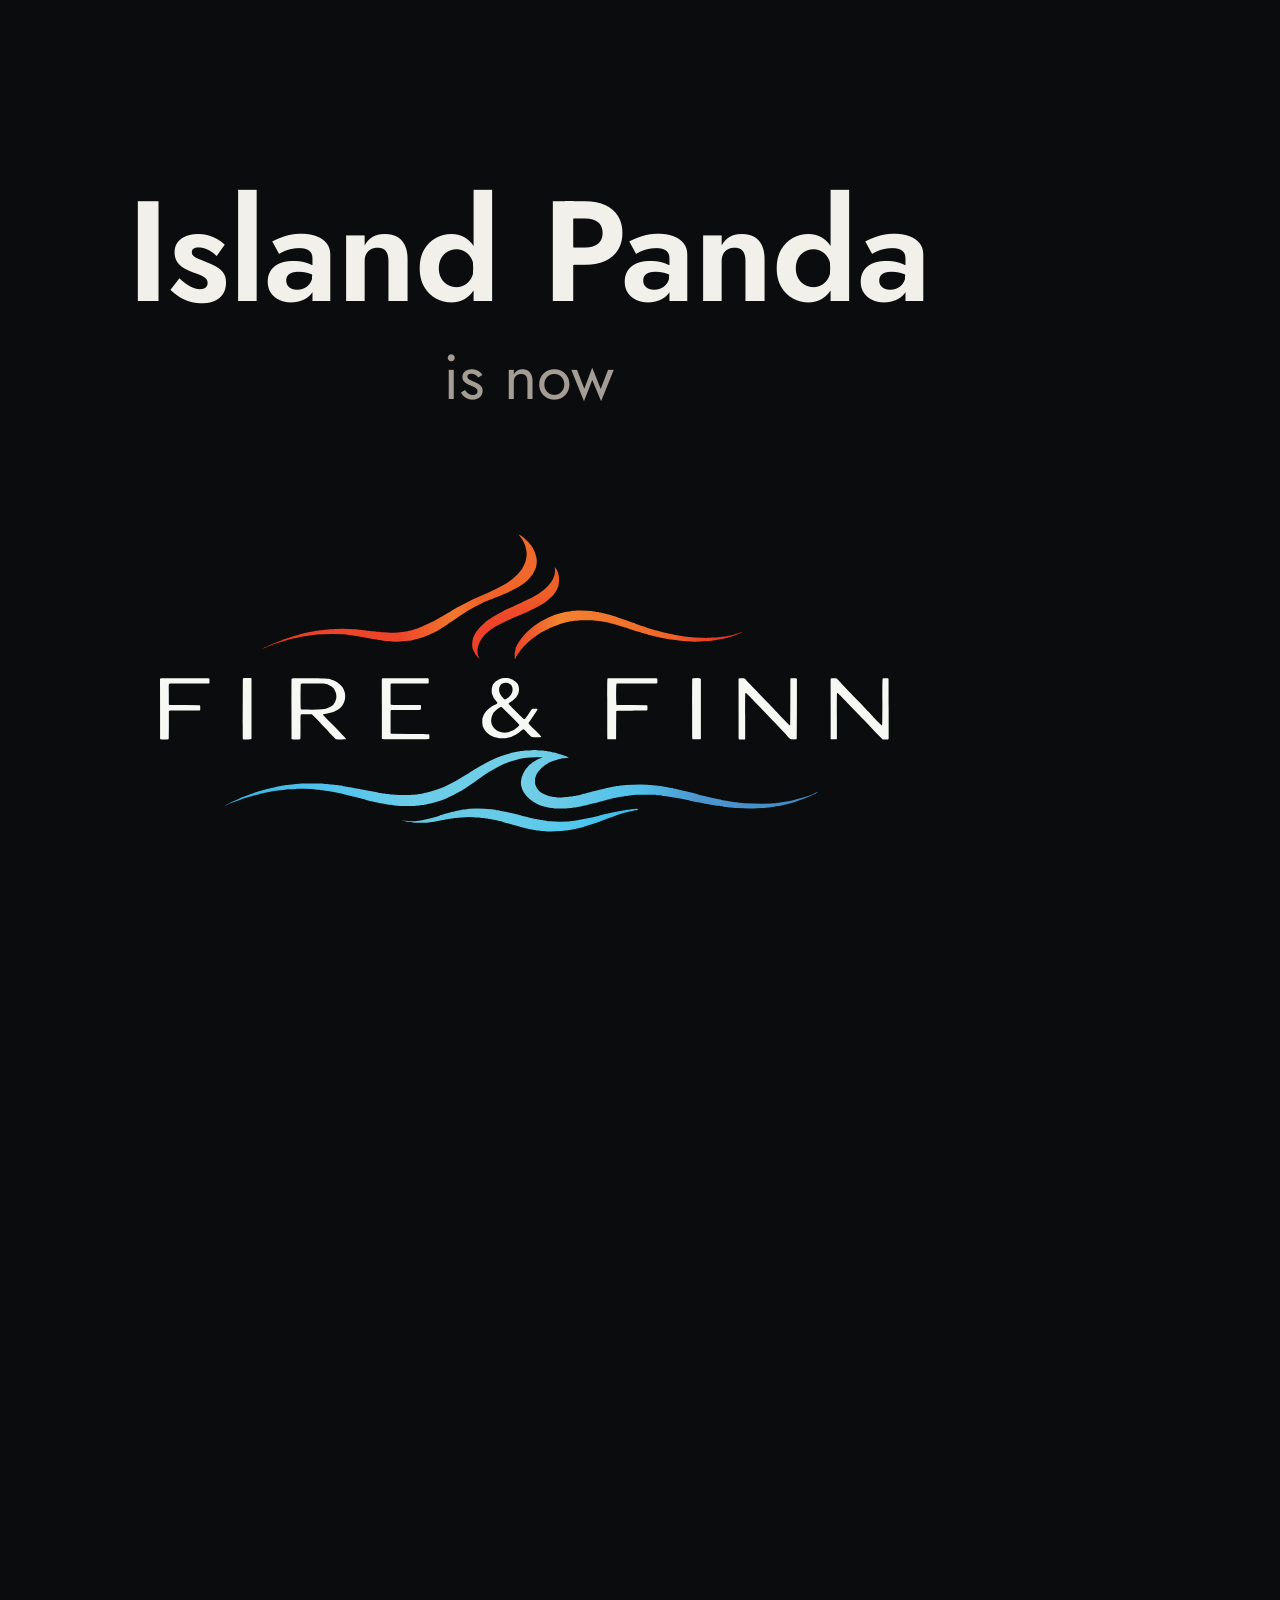
<file: menu-source/print/transition-poster.html>
<!DOCTYPE html>
<html lang="en">
<head>
<meta charset="UTF-8">
<title>Island Panda is now Fire & Finn — door and window poster</title>
<!--
  FIRE & FINN TRANSITION POSTER (print). Same system as menu-source/tv/slides.html: dark ground, Jost, the
  fire | sea baseline along the bottom edge, the logo never redrawn or recoloured.
  Two layouts, two sizes, trim or bleed, all from this one file:
    ?size=tabloid                 11 x 17 in door poster: headline, logo, line, address, hours, phone, web.
                                  Headline reads at about 10 ft, details at arm's length (2 to 3 ft).
    ?size=letter                  8.5 x 11 in door poster
    ?size=tabloid&window=1        11 x 17 in window poster: headline and logo only, readable from about 10 ft.
                                  (A 30 ft parking-lot read needs a 3 in cap, which no 11 in sheet can carry.)
    ?size=letter&window=1         8.5 x 11 in window poster
    &bleed=1                      adds 1/8 in bleed on every side (11.25 x 17.25 / 8.75 x 11.25) for the print shop
  Export: msedge --headless=new --disable-gpu --no-pdf-header-footer --virtual-time-budget=4000
          --print-to-pdf="transition-poster-door-11x17.pdf" "file:///.../transition-poster.html?size=tabloid"
  The bleed PDFs go to the print shop (Royal Crest did the menu) on oversize stock and get trimmed; a CMYK copy is
  made with Ghostscript. Nothing here is for a home inkjet or an office laser: the ground is full-bleed near-black.
  Retire the day the permanent sign goes up.
  Sizes are in --u (1/100 of the trim width) and --v (1/100 of the trim height), set in inches by the script, so a
  bleed page is the identical trim design with the ground and baseline carried 1/8 in past the trim.
  The claim is "Same kitchen. Same address. New name." and nothing more: the business and the address are the
  same; nothing here names people.
-->
<style>
  @font-face { font-family: "Jost"; font-weight: 400; src: url("../../assets/fonts/Jost-400.woff2") format("woff2"); }
  @font-face { font-family: "Jost"; font-weight: 500; src: url("../../assets/fonts/Jost-500.woff2") format("woff2"); }
  @font-face { font-family: "Jost"; font-weight: 600; src: url("../../assets/fonts/Jost-600.woff2") format("woff2"); }
  :root { --bg:#0B0C0E; --ink:#F2F0EB; --muted:#CFCAC2; --dim:#A39D95; --fire:#F07840; --sea:#62C6EC;
    --u: .11in; --v: .17in; --bleed: 0in; --m: calc(var(--u) * 7); --base: calc(var(--v) * 4.4); }
  * { box-sizing: border-box; margin: 0; -webkit-print-color-adjust: exact; print-color-adjust: exact; }
  html, body { width: 100%; height: 100%; overflow: hidden; background: var(--bg); color: var(--ink); font-family: "Jost", sans-serif; }
  .sheet { position: relative; width: calc(var(--u) * 100); height: calc(var(--v) * 100); margin: var(--bleed); background: var(--bg); }
  .glow { position: absolute; left: calc(var(--bleed) * -1); right: calc(var(--bleed) * -1); top: 0; bottom: var(--base); pointer-events: none;
    background: radial-gradient(48% 40% at 14% 103%, rgba(240,120,64,.30), rgba(240,120,64,0) 70%), radial-gradient(48% 40% at 86% 103%, rgba(98,198,236,.24), rgba(98,198,236,0) 70%); }
  .base { position: absolute; left: calc(var(--bleed) * -1); right: calc(var(--bleed) * -1); bottom: calc(var(--bleed) * -1); height: calc(var(--base) + var(--bleed)); background: linear-gradient(90deg, var(--fire) 0 50%, var(--sea) 50% 100%); }
  .copy { position: absolute; left: var(--m); right: var(--m); top: 0; bottom: var(--base); display: flex; flex-direction: column; justify-content: space-evenly; align-items: center; text-align: center; padding: calc(var(--v) * 4) 0 calc(var(--v) * 2); }
  .was { font: 600 calc(var(--u) * 13.5)/1 "Jost"; letter-spacing: -.01em; color: var(--ink); white-space: nowrap; }
  .now { font: 400 calc(var(--u) * 6)/1 "Jost"; color: var(--dim); margin-top: calc(var(--u) * 2.2); }
  .logo { width: calc(var(--u) * 74); display: block; }
  .line { font: 600 calc(var(--u) * 4.9)/1.15 "Jost"; letter-spacing: -.005em; color: var(--ink); }
  .meta { font: 400 calc(var(--u) * 3.1)/1.5 "Jost"; color: var(--muted); }
  .meta b { font-weight: 500; color: var(--ink); }
  .meta .tel { display: block; font: 600 calc(var(--u) * 4)/1.4 "Jost"; color: var(--ink); margin-top: calc(var(--u) * .8); }
  .meta .web { display: block; font: 600 calc(var(--u) * 3.6)/1.4 "Jost"; color: var(--sea); margin-top: calc(var(--u) * .4); }

  /* window version: headline and logo only, larger */
  .window .was { font-size: calc(var(--u) * 15.5); }
  .window .now { font-size: calc(var(--u) * 7); }
  .window .logo { width: calc(var(--u) * 84); }
  .window .copy { justify-content: center; gap: calc(var(--v) * 6); }
</style>
</head>
<body>
<div class="sheet" id="sheet">
  <div class="glow"></div>
  <div class="copy">
    <div>
      <p class="was">Island Panda</p>
      <p class="now">is now</p>
    </div>
    <img class="logo" src="../../assets/logo-compact.svg" alt="Fire &amp; Finn">
    <p class="line" id="line">Same kitchen. Same address.<br>New name.</p>
    <p class="meta" id="meta"><b data-loc="address"></b>, <span data-loc="city"></span><br>Open daily <b data-loc="hours"></b><span class="tel" data-loc="phone"></span><span class="web" data-loc="web"></span></p>
  </div>
  <div class="base"></div>
</div>
<script src="../tv/location.js"></script>
<script>
  const q = new URLSearchParams(location.search);
  const letter = q.get("size") === "letter";
  const W = letter ? 8.5 : 11, H = letter ? 11 : 17, B = q.get("bleed") ? 0.125 : 0;
  const r = document.documentElement.style;
  r.setProperty("--u", (W / 100) + "in"); r.setProperty("--v", (H / 100) + "in"); r.setProperty("--bleed", B + "in");
  const st = document.createElement("style");
  st.textContent = "@page { size: " + (W + 2 * B) + "in " + (H + 2 * B) + "in; margin: 0; }";
  document.head.appendChild(st);
  if (q.get("window") || q.get("big")) { document.getElementById("sheet").classList.add("window"); document.getElementById("line").remove(); document.getElementById("meta").remove(); }
  document.querySelectorAll("[data-loc]").forEach((el) => { el.textContent = LOCATION[el.dataset.loc] || ""; });
</script>
</body>
</html>
</file>
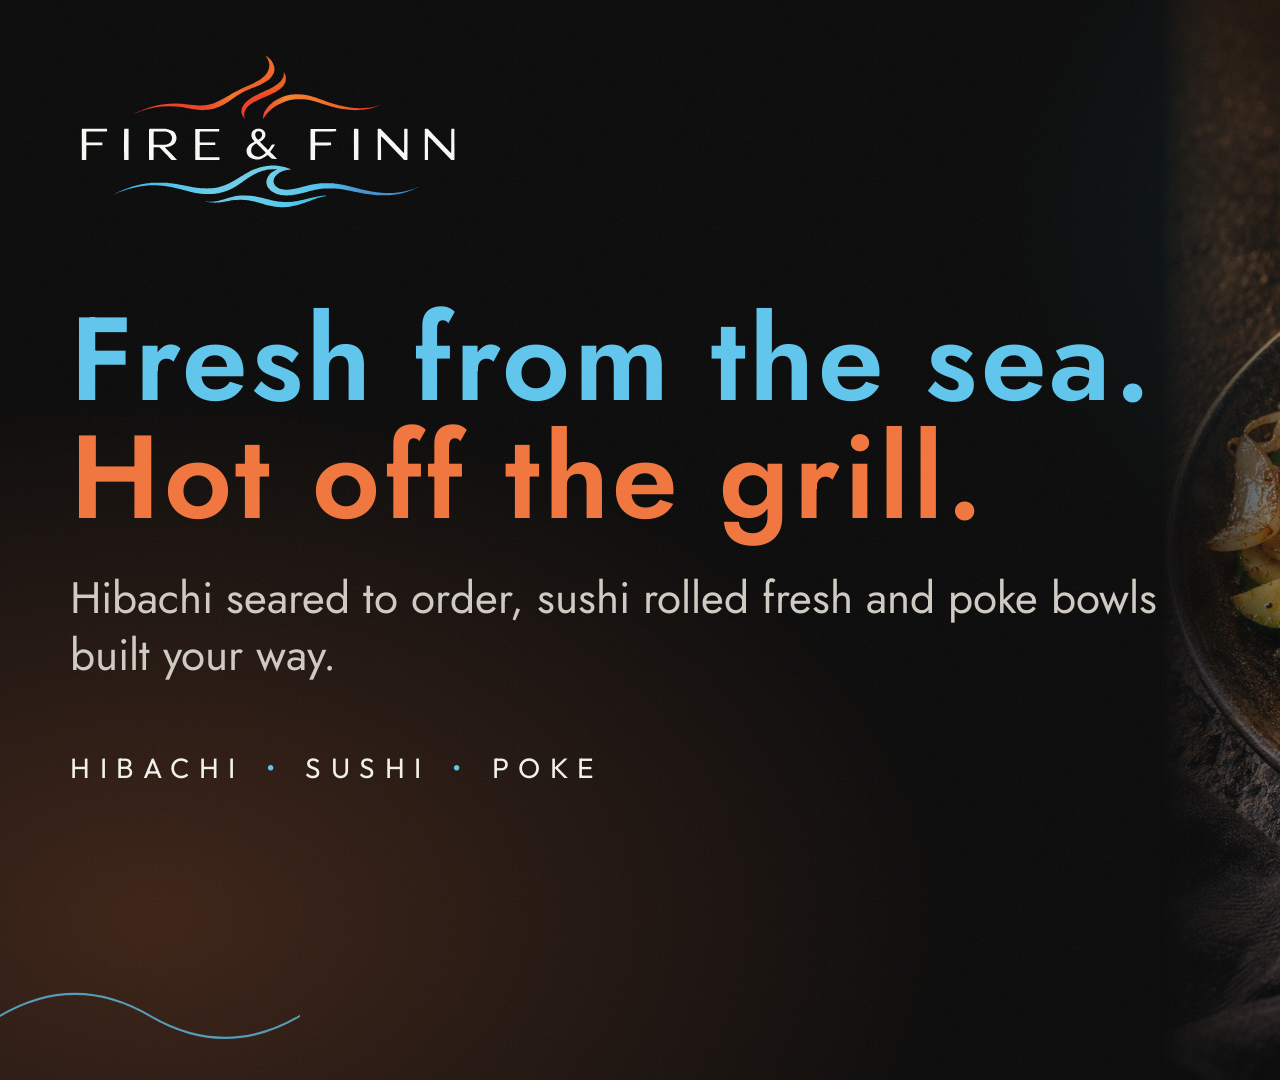
<file: menu-source/tv/slides-v1.html>
<!DOCTYPE html>
<html lang="en">
<head>
<meta charset="UTF-8">
<title>Fire & Finn TV slides</title>
<style>
  @font-face { font-family: "Tenor Sans"; src: url("../../assets/fonts/TenorSans-Regular.woff2") format("woff2"); }
  @font-face { font-family: "Jost"; font-weight: 400; src: url("../../assets/fonts/Jost-400.woff2") format("woff2"); }
  @font-face { font-family: "Jost"; font-weight: 500; src: url("../../assets/fonts/Jost-500.woff2") format("woff2"); }
  @font-face { font-family: "Jost"; font-weight: 600; src: url("../../assets/fonts/Jost-600.woff2") format("woff2"); }
  @font-face { font-family: "Outfit"; font-weight: 400; src: url("../../assets/fonts/Outfit-400.woff2") format("woff2"); }
  :root { --bg:#080808; --ink:#F2F0EB; --muted:#CFCAC2; --dim:#9A948C; --fire:#F07840; --water:#36A9CF; --sea:#62C6EC; --line:#2a2a2a; }
  * { box-sizing: border-box; margin: 0; }
  html, body { width: 1920px; height: 1080px; overflow: hidden; background: var(--bg); color: var(--ink); font-family: "Jost", sans-serif; }
  .slide { position: relative; width: 1920px; height: 1080px; display: none; overflow: hidden;
    background:
      radial-gradient(60% 70% at 8% 85%, rgba(240,120,64,.22), rgba(240,120,64,0) 70%),
      radial-gradient(60% 70% at 94% 20%, rgba(54,169,207,.20), rgba(54,169,207,0) 70%),
      var(--bg); }
  .slide.on { display: block; }
  .grain { position: absolute; inset: 0; opacity: .06; pointer-events: none;
    background-image: url("data:image/svg+xml;utf8,<svg xmlns='http://www.w3.org/2000/svg' width='180' height='180'><filter id='n'><feTurbulence type='fractalNoise' baseFrequency='.85' numOctaves='2' stitchTiles='stitch'/><feColorMatrix values='0 0 0 0 1 0 0 0 0 1 0 0 0 0 1 0 0 0 .9 0'/></filter><rect width='100%' height='100%' filter='url(%23n)'/></svg>"); }
  .logo { position: absolute; left: 70px; top: 50px; width: 400px; }
  .logo-h { position: absolute; left: 70px; top: 56px; width: 620px; }
  .wave { position: absolute; left: 0; right: 0; bottom: 0; height: 110px; }
  .flame { position: absolute; width: 150px; left: 885px; top: 58px; }

  h1 { font: 600 112px/1 "Jost"; letter-spacing: .06em; text-transform: uppercase; }
  h2 { font: 600 64px/1 "Jost"; letter-spacing: .08em; text-transform: uppercase; }
  .sub { font: 400 40px/1.3 "Jost"; color: var(--muted); }
  .tag { font: 400 28px/1 "Outfit"; letter-spacing: .34em; text-transform: uppercase; color: var(--ink); }
  .tag span { color: var(--sea); margin: 0 .2em; }
  .hot { color: var(--fire); } .cold { color: var(--sea); }

  /* welcome */
  .welcome .copy { position: absolute; left: 70px; top: 300px; width: 1100px; }
  .welcome h1 { font-size: 118px; letter-spacing: .03em; text-transform: none; }
  .welcome .sub { margin-top: 34px; font-size: 44px; }
  .welcome .tag { margin-top: 70px; }
  .welcome .hero { position: absolute; right: 0; top: 0; width: 760px; height: 1080px; object-fit: cover; object-position: 50% 60%;
    -webkit-mask-image: linear-gradient(90deg, transparent, #000 32%); mask-image: linear-gradient(90deg, transparent, #000 32%); }

  /* hours */
  .hours .copy { position: absolute; left: 70px; top: 300px; }
  .hours h1 { font-size: 150px; }
  .hours .time { margin-top: 34px; font: 600 88px/1 "Jost"; letter-spacing: .02em; color: var(--sea); }
  .hours .meta { margin-top: 60px; font-size: 40px; color: var(--muted); line-height: 1.5; }
  .hours .meta strong { color: var(--ink); font-weight: 500; }
  .hours .photo { position: absolute; right: 0; top: 0; width: 700px; height: 1080px; object-fit: cover;
    -webkit-mask-image: linear-gradient(90deg, transparent, #000 35%); mask-image: linear-gradient(90deg, transparent, #000 35%); }

  /* menu boards */
  .menu .board { position: absolute; left: 70px; right: 70px; top: 215px; bottom: 80px; display: grid; grid-template-columns: 1fr 1fr; column-gap: 90px; }
  .menu h3 { display: flex; align-items: center; gap: 22px; font: 600 34px/1 "Jost"; letter-spacing: .14em; text-transform: uppercase; margin: 0 0 18px; }
  .menu h3::after { content: ""; flex: 1; border-top: 2px solid currentColor; opacity: .35; }
  .menu h3 .aside { font: 500 26px/1 "Jost"; letter-spacing: .02em; text-transform: none; opacity: .9; }
  .menu .group + .group { margin-top: 26px; }
  .menu.cold .item { padding: 2px 0; }
  .menu.cold .item .d { font-size: 20px; }
  .menu.cold .board { top: 205px; }
  .menu .logo { width: 280px; top: 44px; }
  .item { display: flex; align-items: baseline; gap: 14px; font-size: 27px; line-height: 1.2; padding: 4px 0; }
  .item .n { font-weight: 500; color: var(--ink); white-space: nowrap; }
  .item .n i { font-style: normal; color: var(--sea); font-weight: 600; }
  .item .lead { flex: 1; border-bottom: 2px dotted #4a4a4a; transform: translateY(-9px); min-width: 24px; }
  .item .p { font-weight: 600; white-space: nowrap; font-variant-numeric: tabular-nums; }
  .item .d { display: block; width: 100%; font-size: 21px; color: var(--muted); line-height: 1.25; margin-top: -3px; }
  .item.wrap { flex-wrap: wrap; }
  .grid5 { display: grid; grid-template-columns: repeat(5, 1fr); gap: 2px; border: 2px solid rgba(240,120,64,.45); border-radius: 12px; overflow: hidden; background: rgba(240,120,64,.35); margin: 6px 0 16px; }
  .grid3 { grid-template-columns: repeat(3, 1fr); }
  .grid5 div { background: #0f0a07; padding: 12px 8px 10px; text-align: center; font-size: 26px; }
  .grid5 b { display: block; font-weight: 600; font-size: 27px; color: var(--ink); }
  .grid5 span { color: var(--fire); font-weight: 600; font-size: 27px; }
  .lede { font-size: 24px; color: var(--muted); line-height: 1.3; margin: 2px 0 10px; }
  .menu .title { position: absolute; left: 420px; top: 56px; }
  .menu .title h2 { font-size: 66px; letter-spacing: .1em; }
  .menu .title .sub { font-size: 30px; margin-top: 10px; }
  .steps { display: grid; grid-template-columns: 1fr 1.25fr 1fr; gap: 28px; margin-top: 10px; }
  .step .num { font: 600 38px/1 "Jost"; color: var(--sea); }
  .step .t { font: 600 27px/1.2 "Jost"; margin: 6px 0 4px; }
  .step p { font-size: 22px; color: var(--muted); line-height: 1.3; }
  .foot { position: absolute; left: 70px; right: 70px; bottom: 40px; font-size: 22px; color: var(--dim); display: flex; justify-content: space-between; }

  /* review */
  .review .copy { position: absolute; left: 70px; top: 330px; width: 1000px; }
  .review h1 { font-size: 110px; letter-spacing: .05em; }
  .review h1 small { display: block; font-size: 58px; letter-spacing: .12em; color: var(--muted); font-weight: 500; margin-bottom: 18px; }
  .review .sub { margin-top: 40px; font-size: 42px; max-width: 18em; }
  .review .qr { position: absolute; right: 150px; top: 250px; width: 580px; height: 580px; background: #fff; border-radius: 28px; padding: 36px; display: grid; place-items: center; }
  .review .qr img { width: 100%; height: 100%; }
  .review .qr .ph { width: 100%; height: 100%; background: #e9e7e2; border-radius: 12px; display: grid; place-items: center; color: #9A948C; font: 500 34px "Jost"; text-align: center; padding: 40px; }
  .review .scan { position: absolute; right: 150px; top: 860px; width: 580px; text-align: center; font: 500 34px/1.2 "Jost"; letter-spacing: .06em; color: var(--ink); text-transform: uppercase; }

  /* drinks */
  .drinks .copy { position: absolute; left: 70px; top: 300px; width: 700px; }
  .drinks h1 { font-size: 118px; }
  .drinks .sub { margin-top: 30px; font-size: 40px; }
  .drinks .cols { position: absolute; left: 900px; right: 70px; top: 200px; display: grid; grid-template-columns: 1fr 1fr; column-gap: 70px; }
  .drinks h3 { font: 600 34px/1 "Jost"; letter-spacing: .14em; text-transform: uppercase; color: var(--sea); margin-bottom: 16px; }
  .drinks li { list-style: none; font-size: 30px; line-height: 1.55; color: var(--ink); }
  .drinks li span { color: var(--dim); font-size: 26px; margin-left: 10px; }
</style>
</head>
<body>

<svg style="display:none">
  <symbol id="waveline" viewBox="0 0 1440 120" preserveAspectRatio="none">
    <defs><linearGradient id="wl" x1="0" y1="0" x2="0" y2="1"><stop offset="0" stop-color="#36A9CF" stop-opacity=".28"/><stop offset="1" stop-color="#36A9CF" stop-opacity="0"/></linearGradient></defs>
    <path d="M0 52 C240 20 480 20 720 52 C960 84 1200 84 1440 52 L1440 120 L0 120 Z" fill="url(#wl)"/>
    <path d="M0 50 C240 18 480 18 720 50 C960 82 1200 82 1440 50" fill="none" stroke="#62C6EC" stroke-width="2.5" stroke-opacity=".75"/>
  </symbol>
</svg>

<!-- WELCOME -->
<section class="slide welcome" id="welcome">
  <img class="hero" src="../../assets/food/hero-hibachi.jpg" alt="">
  <div class="grain"></div>
  <img class="logo" src="../../assets/logo-compact.svg" alt="">
  <div class="copy">
    <h1><span class="cold">Fresh from the sea.</span><br><span class="hot">Hot off the grill.</span></h1>
    <p class="sub">Hibachi seared to order, sushi rolled fresh and poke bowls built your way.</p>
    <p class="tag">Hibachi <span>•</span> Sushi <span>•</span> Poke</p>
  </div>
  <svg class="wave"><use href="#waveline"/></svg>
</section>

<!-- HOURS -->
<section class="slide hours" id="hours">
  <img class="photo" src="../../assets/food/fire-and-finn-roll.jpg" alt="">
  <div class="grain"></div>
  <img class="logo" src="../../assets/logo-compact.svg" alt="">
  <div class="copy">
    <h1>Open daily</h1>
    <p class="time">11am – 8pm</p>
    <p class="meta"><strong>2003 Periwinkle Way</strong>, Sanibel, FL<br><strong>(239) 579-0783</strong><br>Order ahead at <strong>fireandfinn.com</strong></p>
  </div>
  <svg class="wave"><use href="#waveline"/></svg>
</section>

<!-- MENU: HOT SIDE -->
<section class="slide menu hot" id="menu-hot">
  <div class="grain"></div>
  <img class="logo" src="../../assets/logo-compact.svg" alt="">
  <div class="title"><h2 class="hot">Hot off the grill</h2><p class="sub">Hibachi, appetizers and kids</p></div>
  <div class="board">
    <div>
      <div class="group hot">
        <h3 class="hot">Hibachi</h3>
        <p class="lede">Grilled with mushrooms, zucchini, onion &amp; bean sprouts. Yum yum sauce, garlic steak sauce &amp; white or fried rice. Gluten-free available.</p>
        <div class="grid5">
          <div><b>Steak<i style="color:#62C6EC;font-style:normal">*</i></b><span>28</span></div><div><b>Scallops</b><span>27</span></div><div><b>Salmon</b><span>23</span></div><div><b>Shrimp</b><span>20</span></div><div><b>Chicken</b><span>20</span></div>
        </div>
        <div class="grid5 grid3">
          <div><b>Steak &amp; Scallops*</b><span>35</span></div><div><b>Steak &amp; Shrimp*</b><span>33</span></div><div><b>Chicken &amp; Shrimp</b><span>25</span></div>
        </div>
        <div class="item wrap"><span class="n">Chicken or Shrimp Katsu</span><span class="lead"></span><span class="p hot">20</span><span class="d">Crispy panko crust, white rice &amp; teriyaki sauce</span></div>
      </div>
    </div>
    <div>
      <div class="group hot">
        <h3 class="hot">Appetizers</h3>
        <div class="item wrap"><span class="n">Fried Gyoza</span><span class="lead"></span><span class="p hot">12</span><span class="d">Chicken &amp; lemongrass dumplings, fried crisp</span></div>
        <div class="item wrap"><span class="n">Kani Salad</span><span class="lead"></span><span class="p hot">10</span><span class="d">Kani krab tossed in spicy mayo</span></div>
        <div class="item wrap"><span class="n">Spring Rolls</span><span class="lead"></span><span class="p hot">9</span><span class="d">Vegetable, thin &amp; crispy</span></div>
        <div class="item wrap"><span class="n">Seaweed Salad</span><span class="lead"></span><span class="p hot">9</span></div>
        <div class="item wrap"><span class="n">Cucumber Salad</span><span class="lead"></span><span class="p hot">9</span><span class="d">Tuxedo sesame &amp; house dressing</span></div>
        <div class="item wrap"><span class="n">Egg Rolls</span><span class="lead"></span><span class="p hot">8</span><span class="d">Vegetable, in a crisp golden wrapper</span></div>
      </div>
      <div class="group hot">
        <h3 class="hot">Kids <span class="aside">15 each</span></h3>
        <div class="item wrap"><span class="n">Hibachi</span><span class="lead"></span><span class="d">Chicken, shrimp or steak*, white or fried rice</span></div>
        <div class="item wrap"><span class="n">Poke Bowl*</span><span class="lead"></span><span class="d">Same choices as our poke bowl</span></div>
        <div class="item wrap"><span class="n">Katsu Nuggets</span><span class="lead"></span><span class="d">White or fried rice</span></div>
      </div>
    </div>
  </div>
  <p class="foot"><span>* Served raw or undercooked. Ask us about allergies: we use shellfish, fish, sesame, soy, wheat, egg &amp; dairy.</span><span>fireandfinn.com</span></p>
</section>

<!-- MENU: COLD SIDE -->
<section class="slide menu cold" id="menu-cold">
  <div class="grain"></div>
  <img class="logo" src="../../assets/logo-compact.svg" alt="">
  <div class="title"><h2 class="cold">Rolled cold</h2><p class="sub">Specialty rolls, classic rolls and poke</p></div>
  <div class="board">
    <div>
      <div class="group">
        <h3 class="cold">Chef’s Specialty Rolls</h3>
        <div class="item wrap"><span class="n">Fire &amp; Finn<i>*</i> <span style="color:#62C6EC;font-size:20px;letter-spacing:.14em;text-transform:uppercase;font-weight:600;margin-left:8px">Signature</span></span><span class="lead"></span><span class="p cold">20</span><span class="d">Tempura shrimp, cucumber &amp; eel inside. Tuna, avocado &amp; tempura flakes outside. Eel sauce &amp; spicy mayo.</span></div>
        <div class="item wrap"><span class="n">Spicy Lava Drops</span><span class="lead"></span><span class="p cold">19</span><span class="d">Spicy krab, cream cheese &amp; jalapeño, deep fried. Eel sauce &amp; spicy mayo.</span></div>
        <div class="item wrap"><span class="n">Sunburn</span><span class="lead"></span><span class="p cold">19</span><span class="d">Spicy krab &amp; cream cheese, topped with baked salmon, eel sauce &amp; spicy mayo</span></div>
        <div class="item wrap"><span class="n">Three Tides<i>*</i></span><span class="lead"></span><span class="p cold">18</span><span class="d">Tuna, salmon, yellowtail &amp; cucumber</span></div>
        <div class="item wrap"><span class="n">Typhoon</span><span class="lead"></span><span class="p cold">18</span><span class="d">Tempura shrimp &amp; cream cheese, topped with baked spicy krab</span></div>
        <div class="item wrap"><span class="n">Tide Pool</span><span class="lead"></span><span class="p cold">18</span><span class="d">Spicy krab, cucumber &amp; cream cheese inside. Eel, avocado &amp; tempura flakes outside.</span></div>
        <div class="item wrap"><span class="n">Kingfisher<i>*</i></span><span class="lead"></span><span class="p cold">18</span><span class="d">Spicy tuna, cucumber &amp; cream cheese inside. Avocado &amp; tempura yellowtail outside.</span></div>
        <div class="item wrap"><span class="n">Riptide<i>*</i></span><span class="lead"></span><span class="p cold">17</span><span class="d">Spicy tuna, eel &amp; avocado. Tempura flakes, eel sauce &amp; spicy mayo.</span></div>
        <div class="item wrap"><span class="n">Golden Hour<i>*</i></span><span class="lead"></span><span class="p cold">17</span><span class="d">Yellowtail, avocado, jalapeño &amp; cilantro, topped with spicy mayo</span></div>
        <div class="item wrap"><span class="n">Tipsy Turtle<i>*</i></span><span class="lead"></span><span class="p cold">17</span><span class="d">Krab, avocado, cucumber &amp; cilantro wrapped in salmon, red onion &amp; lime</span></div>
      </div>
    </div>
    <div>
      <div class="group">
        <h3 class="cold">Classic Rolls</h3>
        <div class="item"><span class="n">Crazy</span><span class="lead"></span><span class="p cold">16</span></div>
        <div class="item"><span class="n">Volcano</span><span class="lead"></span><span class="p cold">16</span></div>
        <div class="item"><span class="n">Ocean<i>*</i></span><span class="lead"></span><span class="p cold">16</span></div>
        <div class="item"><span class="n">Shrimp Tempura</span><span class="lead"></span><span class="p cold">15</span></div>
        <div class="item"><span class="n">Spicy Tuna<i>*</i></span><span class="lead"></span><span class="p cold">15</span></div>
        <div class="item"><span class="n">Spicy Salmon<i>*</i></span><span class="lead"></span><span class="p cold">15</span></div>
        <div class="item"><span class="n">Japanese Bagel<i>*</i></span><span class="lead"></span><span class="p cold">15</span></div>
        <div class="item"><span class="n">California</span><span class="lead"></span><span class="p cold">13</span></div>
      </div>
      <div class="group">
        <h3 class="cold">Poke Bowl <span class="aside">Build your own, 19</span></h3>
        <div class="steps">
          <div class="step"><div class="num">1</div><div class="t">Pick a protein</div><p>Tuna*, spicy tuna*, salmon*, spicy salmon*, yellowtail*, eel or kani salad</p></div>
          <div class="step"><div class="num">2</div><div class="t">Pile on toppings</div><p>Pineapple, avocado, cucumber, seaweed salad, edamame &amp; masago*. As many as you like.</p></div>
          <div class="step"><div class="num">3</div><div class="t">Finish with a sauce</div><p>Eel sauce, honey soy, spicy mayo or ponzu</p></div>
        </div>
      </div>
    </div>
  </div>
  <p class="foot"><span>* Served raw or undercooked. Ask us about allergies: we use shellfish, fish, sesame, soy, wheat, egg &amp; dairy.</span><span>fireandfinn.com</span></p>
</section>

<!-- REVIEW SLIDES -->
<section class="slide review" id="review-google" data-platform="Google">
  <div class="grain"></div>
  <img class="logo" src="../../assets/logo-compact.svg" alt="">
  <div class="copy"><h1><small>Loved it?</small>Rate us on <span class="hot">Google</span></h1><p class="sub">Scan the code and tell Sanibel what you thought.</p></div>
  <div class="qr"><div class="ph">QR code goes here</div></div>
  <p class="scan">Scan to review</p>
  <svg class="wave"><use href="#waveline"/></svg>
</section>
<section class="slide review" id="review-tripadvisor" data-platform="Tripadvisor">
  <div class="grain"></div>
  <img class="logo" src="../../assets/logo-compact.svg" alt="">
  <div class="copy"><h1><small>Loved it?</small>Rate us on <span class="hot">Tripadvisor</span></h1><p class="sub">Scan the code and tell Sanibel what you thought.</p></div>
  <div class="qr"><div class="ph">QR code goes here</div></div>
  <p class="scan">Scan to review</p>
  <svg class="wave"><use href="#waveline"/></svg>
</section>
<section class="slide review" id="review-yelp" data-platform="Yelp">
  <div class="grain"></div>
  <img class="logo" src="../../assets/logo-compact.svg" alt="">
  <div class="copy"><h1><small>Loved it?</small>Rate us on <span class="hot">Yelp</span></h1><p class="sub">Scan the code and tell Sanibel what you thought.</p></div>
  <div class="qr"><div class="ph">QR code goes here</div></div>
  <p class="scan">Scan to review</p>
  <svg class="wave"><use href="#waveline"/></svg>
</section>

<!-- DRINKS -->
<section class="slide drinks" id="drinks">
  <div class="grain"></div>
  <img class="logo" src="../../assets/logo-compact.svg" alt="">
  <div class="copy"><h1><span class="cold">Cold</span> drinks</h1><p class="sub">Grab one from the cooler on your way to the counter.</p></div>
  <div class="cols">
    <div><h3>Beer &amp; seltzer</h3><ul><li>239 IPA</li><li>Turtle Season IPA</li><li>Kirin Ichiban</li><li>Sapporo</li><li>Stella Artois</li><li>Modelo</li><li>Corona</li><li>Landshark</li><li>Budweiser <span>Bud Light</span></li><li>Michelob Ultra</li><li>Carbliss <span>Nutrl</span> <span>Surfside</span></li><li>Senorita <span>Tessake</span></li></ul></div>
    <div><h3>Soft drinks &amp; more</h3><ul><li>Coke <span>Diet Coke</span> <span>Sprite</span></li><li>Dr Pepper</li><li>Lemonade</li><li>Pure Leaf &amp; Arizona iced tea</li><li>Olipop <span>Poppi</span></li><li>Red Bull <span>Monster</span></li><li>Pellegrino <span>Fiji</span> <span>Evian</span></li><li>Liquid Death</li><li>Minute Maid apple juice</li></ul></div>
  </div>
  <svg class="wave"><use href="#waveline"/></svg>
</section>

<script>
  const want = new URLSearchParams(location.search).get("slide") || "welcome";
  const el = document.getElementById(want) || document.querySelector(".slide");
  el.classList.add("on");
</script>
</body>
</html>
</file>
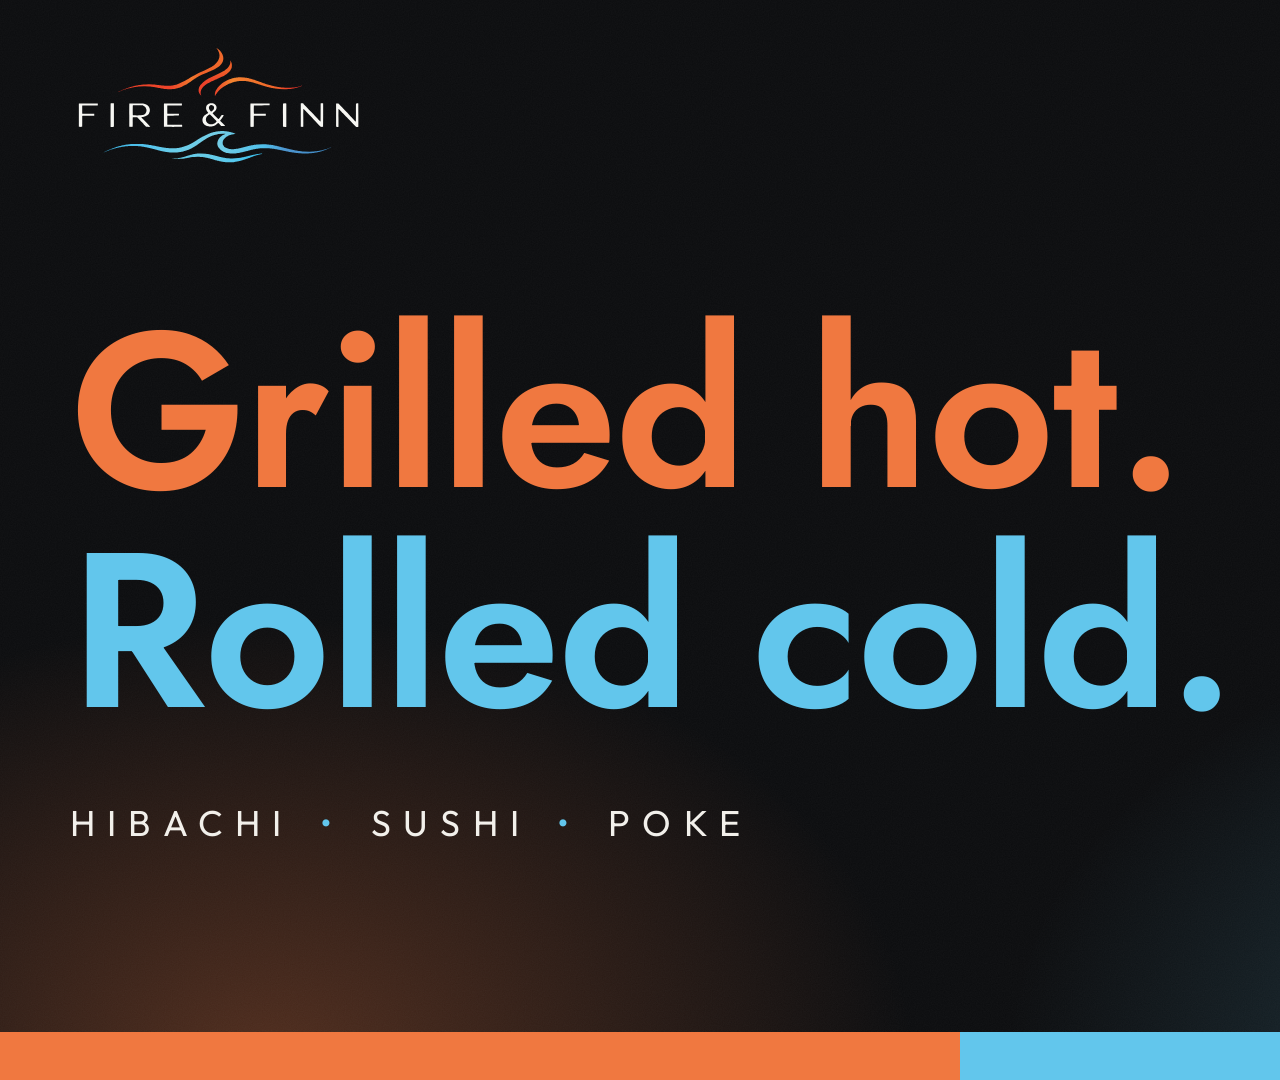
<file: menu-source/tv/slides.html>
<!DOCTYPE html>
<html lang="en">
<head>
<meta charset="UTF-8">
<title>Fire & Finn — digital signage templates</title>
<!--
  FIRE & FINN DIGITAL SIGNAGE SYSTEM  v5  (1920 x 1080, one slide per ?slide=name)
  The brand lives in this file. Everything a location edits lives in location.js.
  Render: msedge --headless=new --window-size=1920,1080 --screenshot=out.png "slides.html?slide=welcome"

  Three silhouettes, one signature:
    boards    dark, long dwell. Four distance boards (menu-hot-1, menu-hot-2, menu-cold-1, menu-cold-2)
              carry names and prices at 44 px. Jost's cap height is .70 em, so that is a 31 px cap, about 19 mm
              on a 55 inch 1080p set, which the inch-of-cap-height-per-10-ft rule puts at 7 to 8 ft (queue and near
              tables). 10 ft would need 58 px, 15 ft 87 px, each meaning fewer items per board. menu-full is the
              close-range single-TV board; drinks is names only at 40 px.
    appetite  dark, photo on the right, one big sentence (welcome, promo-*, lto)
    transition typographic brand slide for the first weeks after the rename (01b in the loop); retire it the day
              the permanent sign goes up
    utility   dark left half, cream pane on the right half (hours, order-online, review-*, location)
    baseline  the 48 px band on the bottom edge of every slide: fire on hot slides, sea on cold
              slides, fire|sea split at x 960 on brand and utility slides. It lights the slide from below.
              48 px so that a TV overscanning 3 % (32 px) still shows it; nothing else lives in the outer 3 %.
  Type: Jost 600 for every headline. Tracked caps are wayfinding only (board titles, section
  headers, QR labels). Anything with a voice is sentence case. Outfit 400 for the tagline only.
  Floors: nothing under 22 px on a board, nothing under 18 px anywhere.
-->
<style>
  @font-face { font-family: "Jost"; font-weight: 400; src: url("../../assets/fonts/Jost-400.woff2") format("woff2"); }
  @font-face { font-family: "Jost"; font-weight: 500; src: url("../../assets/fonts/Jost-500.woff2") format("woff2"); }
  @font-face { font-family: "Jost"; font-weight: 600; src: url("../../assets/fonts/Jost-600.woff2") format("woff2"); }
  @font-face { font-family: "Outfit"; font-weight: 400; src: url("../../assets/fonts/Outfit-400.woff2") format("woff2"); }
  :root { --bg:#0B0C0E; --paper:#E6E2D9; --coal:#15161A; --ink:#F2F0EB; --muted:#CFCAC2; --dim:#A39D95; --fire:#F07840; --sea:#62C6EC; --m:70px; --base:48px; }
  * { box-sizing: border-box; margin: 0; }
  html, body { width: 1920px; height: 1080px; overflow: hidden; background: var(--bg); color: var(--ink); font-family: "Jost", sans-serif; }
  .slide { position: relative; width: 1920px; height: 1080px; display: none; overflow: hidden; background: var(--bg); }
  .slide.on { display: block; }

  /* ---- signature: baseline + the light it throws ---- */
  .base { position: absolute; left: 0; right: 0; bottom: 0; height: var(--base); background: linear-gradient(90deg, var(--fire) 0 50%, var(--sea) 50% 100%); }
  .hot-side .base { background: var(--fire); }
  .cold-side .base { background: var(--sea); }
  .glow { position: absolute; inset: 0 0 var(--base) 0; pointer-events: none;
    background: radial-gradient(48% 62% at 14% 103%, rgba(240,120,64,.30), rgba(240,120,64,0) 70%), radial-gradient(48% 62% at 86% 103%, rgba(98,198,236,.24), rgba(98,198,236,0) 70%); }
  .hot-side .glow { background: radial-gradient(85% 62% at 40% 104%, rgba(240,120,64,.30), rgba(240,120,64,0) 70%); }
  .cold-side .glow { background: radial-gradient(85% 62% at 60% 104%, rgba(98,198,236,.26), rgba(98,198,236,0) 70%); }
  .grain { position: absolute; inset: 0; opacity: .04; pointer-events: none;
    background-image: url("data:image/svg+xml;utf8,<svg xmlns='http://www.w3.org/2000/svg' width='180' height='180'><filter id='n'><feTurbulence type='fractalNoise' baseFrequency='.85' numOctaves='2' stitchTiles='stitch'/><feColorMatrix values='0 0 0 0 1 0 0 0 0 1 0 0 0 0 1 0 0 0 .9 0'/></filter><rect width='100%' height='100%' filter='url(%23n)'/></svg>"); }
  .logo { position: absolute; left: var(--m); top: 44px; width: 300px; }
  .hot { color: var(--fire); } .cold { color: var(--sea); }

  /* ---- type ---- */
  h1 { font: 600 150px/.95 "Jost"; letter-spacing: -.01em; }
  h2 { font: 600 66px/1 "Jost"; letter-spacing: .1em; text-transform: uppercase; }
  .sub { font: 400 40px/1.3 "Jost"; color: var(--muted); }
  .tag { font: 400 28px/1 "Outfit"; letter-spacing: .34em; text-transform: uppercase; color: var(--ink); }
  .tag span { color: var(--sea); margin: 0 .2em; }

  /* ---- appetite + utility: the copy column ---- */
  .copy { position: absolute; left: var(--m); top: 0; bottom: var(--base); width: 820px; display: flex; flex-direction: column; justify-content: center; padding-top: 110px; }
  .copy .sub { margin-top: 34px; max-width: 17em; }
  .copy .body { margin-top: 40px; font: 400 36px/1.4 "Jost"; color: var(--ink); max-width: 20em; }
  .copy .tag { margin-top: 64px; }
  .copy .url { margin-top: 40px; font: 600 44px/1 "Jost"; color: var(--sea); }
  .photo { position: absolute; right: 0; top: 0; height: 1080px; object-fit: cover;
    -webkit-mask-image: linear-gradient(90deg, transparent, #000 32%); mask-image: linear-gradient(90deg, transparent, #000 32%); }

  /* steps: a real sequence, used on the poke board and the poke promo */
  .steps { display: grid; gap: 26px; margin-top: 14px; }
  .step { display: grid; grid-template-columns: 64px 1fr; column-gap: 12px; }
  .step .num { grid-row: 1 / 3; font: 600 56px/1 "Jost"; color: var(--sea); }
  .step .t { font: 600 32px/1.2 "Jost"; }
  .step p { font: 400 27px/1.35 "Jost"; color: var(--muted); margin-top: 4px; }
  .copy .steps { margin-top: 44px; gap: 22px; }
  .copy .step { grid-template-columns: 76px 1fr; }
  .copy .step .num { font-size: 64px; }
  .copy .step .t { font-size: 40px; }
  .copy .step p { font-size: 30px; }

  /* ---- utility: the cream pane ---- */
  .pane { position: absolute; left: 960px; top: 0; width: 960px; height: calc(1080px - var(--base)); background: var(--paper); color: var(--coal); display: flex; flex-direction: column; align-items: center; justify-content: center; }
  .pane .qr { width: 620px; height: 620px; }
  .pane .qr img { width: 100%; height: 100%; display: block; }
  .pane .qr .ph { width: 100%; height: 100%; border: 3px dashed #B9B3A9; border-radius: 16px; display: grid; place-items: center; color: #8A847C; font: 500 32px/1.3 "Jost"; text-align: center; padding: 40px; }
  .pane .qr-label { margin-top: 44px; font: 600 30px/1 "Jost"; letter-spacing: .14em; text-transform: uppercase; color: var(--coal); }
  .pane .time { font: 600 150px/1 "Jost"; letter-spacing: -.02em; font-variant-numeric: tabular-nums; white-space: nowrap; }
  .pane .addr { text-align: center; }
  .pane .addr b { display: block; font: 600 76px/1.1 "Jost"; letter-spacing: -.01em; }
  .pane .addr span { display: block; font: 400 44px/1.3 "Jost"; color: #55514B; margin-top: 10px; }
  .pane .addr .tel { font: 600 56px/1 "Jost"; color: var(--coal); margin-top: 44px; }
  .pane .map { width: 860px; max-height: 900px; object-fit: contain; }
  .util .glow { right: 960px; background: radial-gradient(90% 62% at 32% 104%, rgba(240,120,64,.30), rgba(240,120,64,0) 70%); }
  .util .copy { width: 800px; }
  .util .sub { color: var(--muted); }
  .util .meta { margin-top: 44px; font: 400 36px/1.5 "Jost"; color: var(--muted); }
  .util .meta strong { color: var(--ink); font-weight: 500; }
  .location .copy .where { display: none; }
  .location.has-map .copy .where { display: block; }
  .location.has-map .pane .addr { display: none; }
  .location .lead-in { font: 400 40px/1 "Jost"; color: var(--dim); margin-bottom: 26px; }

  /* ---- boards ---- */
  .title { position: absolute; left: 420px; top: 52px; }
  .title .sub { font-size: 36px; margin-top: 8px; }
  .foot { position: absolute; left: var(--m); right: var(--m); bottom: calc(var(--base) + 26px); font-size: 22px; color: var(--dim); display: flex; justify-content: space-between; }
  .board { position: absolute; left: var(--m); right: var(--m); top: 205px; bottom: calc(var(--base) + 76px); display: grid; column-gap: 70px; }
  .span2 { grid-column: 1 / 3; }

  /* distance boards: names and prices at 44 px (a 31 px cap, about 19 mm on a 55 inch 1080p TV: comfortable at 7 to 8 ft; 10 ft needs 58 px, 15 ft 87 px),
     descriptions demoted to 28 px muted. Two columns, rows packed from the top. */
  .big .board { grid-template-columns: 1fr 1fr; align-content: start; bottom: calc(var(--base) + 64px); }
  .big .board.stack { display: block; }
  .big .item { padding: 12px 0; gap: 0 16px; }
  .big .item .n { font-size: 44px; } .big .item .p { font-size: 44px; } .big .item .n b { font-size: 26px; margin-left: 14px; vertical-align: 5px; }
  .big .item .lead { transform: translateY(-12px); }
  .big .item .d { font-size: 28px; line-height: 1.25; margin-top: 0; }
  .big .lede { font-size: 28px; line-height: 1.3; margin-bottom: 14px; }
  .big h3 { margin-bottom: 18px; } .big h3 .aside { font: 600 44px/34px "Jost"; color: var(--ink); letter-spacing: 0; }
  .big .group + .group { margin-top: 48px; }
  .big .grid { margin: 14px 0 22px; } .big .grid div { padding: 24px 10px 18px; }
  .big .grid b { font-size: 50px; line-height: 1.1; } .big .grid span { font-size: 66px; line-height: 1.2; }
  .big .row3 { display: grid; grid-template-columns: repeat(3, 1fr); column-gap: 56px; }
  .big .steps { gap: 22px; margin-top: 10px; }
  .big .step { grid-template-columns: 72px 1fr; }
  .big .step .num { font-size: 64px; } .big .step .t { font-size: 40px; } .big .step p { font-size: 28px; line-height: 1.3; }
  .menu h3 { display: flex; align-items: center; gap: 20px; font: 600 34px/1 "Jost"; letter-spacing: .14em; text-transform: uppercase; margin: 0 0 14px; }
  .menu h3::after { content: ""; flex: 1; border-top: 2px solid currentColor; opacity: .35; }
  .menu h3 .aside { font: 500 26px/1 "Jost"; letter-spacing: .02em; text-transform: none; opacity: .9; }
  .menu .group + .group { margin-top: 30px; }
  .item { display: flex; flex-wrap: wrap; align-items: baseline; gap: 0 14px; padding: 7px 0; }
  .item .n { font: 500 32px/1.2 "Jost"; color: var(--ink); }
  .item .n i { font-style: normal; color: var(--sea); font-weight: 600; }
  .item .n b { font: 600 22px/1 "Jost"; letter-spacing: .14em; text-transform: uppercase; color: var(--sea); margin-left: 12px; vertical-align: 3px; }
  .item .lead { flex: 1; border-bottom: 2px dotted rgba(240,120,64,.4); transform: translateY(-9px); min-width: 24px; }
  .cold-side .item .lead { border-bottom-color: rgba(98,198,236,.4); }
  .item .p { font: 600 32px/1.2 "Jost"; color: var(--ink); white-space: nowrap; font-variant-numeric: tabular-nums; }
  .item .d { display: block; width: 100%; font: 400 26px/1.3 "Jost"; color: var(--muted); margin-top: 2px; }
  .grid { display: grid; gap: 2px; border: 2px solid rgba(240,120,64,.45); border-radius: 12px; overflow: hidden; background: rgba(240,120,64,.35); margin: 8px 0 16px; }
  .grid5 { grid-template-columns: repeat(5, 1fr); } .grid3 { grid-template-columns: repeat(3, 1fr); } .grid8 { grid-template-columns: repeat(8, 1fr); }
  .grid div { background: #120C09; padding: 14px 8px 12px; text-align: center; }
  .grid b { display: block; font: 600 28px/1.2 "Jost"; color: var(--ink); }
  .grid span { color: var(--ink); font: 600 34px/1.3 "Jost"; }
  .grid.cool { border-color: rgba(98,198,236,.45); background: rgba(98,198,236,.3); }
  .grid b i { color: var(--sea); font-style: normal; }
  .lede { font: 400 26px/1.3 "Jost"; color: var(--muted); margin: 0 0 10px; }

  /* full menu: both boards on one screen. Names and prices only, so nothing drops under 22 px. */
  .full .title h2 { color: var(--ink); }
  .full .board { top: 182px; grid-template-columns: repeat(4, 1fr); grid-template-rows: auto 1fr; column-gap: 44px; }
  .full .half { grid-column: span 2; font: 600 40px/1 "Jost"; letter-spacing: .06em; text-transform: uppercase; padding-bottom: 12px; border-bottom: 2px solid; margin-bottom: 18px; }
  .full .half.hot { border-color: rgba(240,120,64,.5); } .full .half.cold { border-color: rgba(98,198,236,.5); }
  .full h3 { font-size: 28px; letter-spacing: .12em; margin-bottom: 8px; }
  .full h3 .aside { font-size: 22px; }
  .full .group + .group { margin-top: 22px; }
  .full .lede { font-size: 22px; line-height: 1.3; margin-bottom: 6px; }
  .full .item { padding: 4px 0; gap: 0 10px; }
  .full .item .n { font-size: 27px; } .full .item .p { font-size: 27px; } .full .item .n b { font-size: 22px; margin-left: 10px; }
  .full .item .d { font-size: 22px; line-height: 1.3; margin-top: 1px; }
  .full .item .lead { transform: translateY(-8px); }
  .full .hotcol .item .lead { border-bottom-color: rgba(240,120,64,.4); } .full .coldcol .item .lead { border-bottom-color: rgba(98,198,236,.4); }
  .full .steps { gap: 10px; margin-top: 6px; }
  .full .step { display: block; font-size: 22px; line-height: 1.3; }
  .full .step .num { display: inline; font-size: 26px; margin-right: 10px; } .full .step .t { display: inline; font-size: 25px; } .full .step p { display: inline; font-size: 22px; margin-left: 8px; }

  .drinks .cols { position: absolute; left: var(--m); right: var(--m); top: 236px; display: grid; grid-template-columns: repeat(4, 1fr); column-gap: 50px; }
  .drinks h3 { font: 600 32px/1.1 "Jost"; letter-spacing: .14em; text-transform: uppercase; color: var(--sea); margin-bottom: 22px; padding-bottom: 16px; border-bottom: 2px solid rgba(98,198,236,.35); height: 92px; display: flex; align-items: flex-end; }
  .drinks li { list-style: none; font: 500 40px/1.75 "Jost"; color: var(--ink); }
  .drinks .na { display: block; font: 400 22px/1 "Jost"; letter-spacing: .1em; text-transform: uppercase; color: var(--sea); margin: -14px 0 14px; }

  /* transition: the rename, said once, no claim beyond kitchen and address */
  .transition h1 { font-size: 150px; }
  .transition .line { margin-top: 44px; font: 600 48px/1.2 "Jost"; color: var(--ink); }
  .transition .meta { margin-top: 40px; font: 400 36px/1.5 "Jost"; color: var(--muted); }
  .transition .meta strong { color: var(--ink); font-weight: 500; }

  /* appetite */
  .lto .price { margin-top: 24px; font: 600 72px/1 "Jost"; }
  .lto .fine { margin-top: 34px; font: 400 26px/1.4 "Jost"; color: var(--dim); max-width: 24em; }
  .lto .badge { align-self: flex-start; font: 600 26px/1 "Jost"; letter-spacing: .16em; text-transform: uppercase; color: var(--bg); background: var(--fire); padding: 14px 22px; border-radius: 6px; margin-bottom: 34px; }
  .lto h1 { font-size: 120px; }
</style>
</head>
<body>

<!-- 1. WELCOME (master brand): the website's line, the key to the colour code. Fire line, sea line, split baseline. -->
<section class="slide" id="welcome">
  <div class="glow"></div><div class="grain"></div>
  <img class="logo" src="../../assets/logo-compact.svg" alt="">
  <div class="copy" style="width:1780px">
    <h1 style="font-size:220px;line-height:1"><span class="hot">Grilled hot.</span><br><span class="cold">Rolled cold.</span></h1>
    <p class="tag" style="font-size:36px">Hibachi <span>•</span> Sushi <span>•</span> Poke</p>
  </div>
  <div class="base"></div>
</section>

<!-- 1b. TRANSITION (first weeks after the rename; the 01b slot in the loop; retire with the permanent sign) -->
<section class="slide transition" id="transition">
  <div class="glow"></div><div class="grain"></div>
  <img class="logo" src="../../assets/logo-compact.svg" alt="">
  <div class="copy" style="width:1780px">
    <h1>Island Panda is now<br>Fire &amp; Finn.</h1>
    <p class="line">Same kitchen. Same address. New name.</p>
    <p class="meta"><strong data-loc="address"></strong>, <span data-loc="city"></span><br>Open daily <strong data-loc="hours"></strong><br><strong data-loc="web"></strong></p>
  </div>
  <div class="base"></div>
</section>

<!-- 2a. HOT BOARD 1: hibachi and kids -->
<section class="slide menu big hot-side" id="menu-hot-1">
  <div class="glow"></div><div class="grain"></div>
  <img class="logo" src="../../assets/logo-compact.svg" alt="">
  <div class="title"><h2 class="hot">Hot off the grill</h2><p class="sub">Hibachi and kids</p></div>
  <div class="board stack">
    <div class="group">
      <h3 class="hot">Hibachi</h3>
      <p class="lede">Grilled with mushrooms, zucchini, onion &amp; bean sprouts. Yum yum sauce, garlic steak sauce &amp; white or fried rice. Gluten-free available.</p>
      <div class="grid grid5"><div><b>Steak<i>*</i></b><span>28</span></div><div><b>Scallops</b><span>27</span></div><div><b>Salmon</b><span>23</span></div><div><b>Shrimp</b><span>20</span></div><div><b>Chicken</b><span>20</span></div></div>
      <div class="grid grid3"><div><b>Steak &amp; Scallops<i>*</i></b><span>35</span></div><div><b>Steak &amp; Shrimp<i>*</i></b><span>33</span></div><div><b>Chicken &amp; Shrimp</b><span>25</span></div></div>
    </div>
    <div class="group">
      <h3 class="hot">Kids <span class="aside">15 each</span></h3>
      <div class="row3">
        <div class="item"><span class="n">Hibachi</span><span class="d">Chicken, shrimp or steak*, white or fried rice</span></div>
        <div class="item"><span class="n">Poke Bowl*</span><span class="d">Same choices as our poke bowl</span></div>
        <div class="item"><span class="n">Katsu Nuggets</span><span class="d">White or fried rice</span></div>
      </div>
    </div>
  </div>
  <p class="foot"><span>* Served raw or undercooked. Our kitchen uses shellfish, fish, sesame, soy, wheat, egg &amp; dairy. Please tell us about allergies.</span><span data-loc="web"></span></p>
  <div class="base"></div>
</section>

<!-- 2b. HOT BOARD 2: appetizers and katsu -->
<section class="slide menu big hot-side" id="menu-hot-2">
  <div class="glow"></div><div class="grain"></div>
  <img class="logo" src="../../assets/logo-compact.svg" alt="">
  <div class="title"><h2 class="hot">Hot off the grill</h2><p class="sub">Appetizers and katsu</p></div>
  <div class="board">
    <h3 class="hot span2">Appetizers</h3>
    <div>
      <div class="item"><span class="n">Fried Gyoza</span><span class="lead"></span><span class="p">12</span><span class="d">Chicken &amp; lemongrass dumplings, fried crisp</span></div>
      <div class="item"><span class="n">Kani Salad</span><span class="lead"></span><span class="p">10</span><span class="d">Kani krab tossed in spicy mayo</span></div>
      <div class="item"><span class="n">Spring Rolls</span><span class="lead"></span><span class="p">9</span><span class="d">Vegetable, thin &amp; crispy</span></div>
    </div>
    <div>
      <div class="item"><span class="n">Seaweed Salad</span><span class="lead"></span><span class="p">9</span></div>
      <div class="item"><span class="n">Cucumber Salad</span><span class="lead"></span><span class="p">9</span><span class="d">Tuxedo sesame &amp; house dressing</span></div>
      <div class="item"><span class="n">Egg Rolls</span><span class="lead"></span><span class="p">8</span><span class="d">Vegetable, in a crisp golden wrapper</span></div>
    </div>
    <h3 class="hot span2" style="margin-top:56px">Katsu</h3>
    <div>
      <div class="item"><span class="n">Chicken or Shrimp</span><span class="lead"></span><span class="p">20</span><span class="d">Crispy panko crust, white rice &amp; teriyaki sauce</span></div>
    </div>
  </div>
  <p class="foot"><span>* Served raw or undercooked. Our kitchen uses shellfish, fish, sesame, soy, wheat, egg &amp; dairy. Please tell us about allergies.</span><span data-loc="web"></span></p>
  <div class="base"></div>
</section>

<!-- 3a. COLD BOARD 1: chef's specialty rolls -->
<section class="slide menu big cold-side" id="menu-cold-1">
  <div class="glow"></div><div class="grain"></div>
  <img class="logo" src="../../assets/logo-compact.svg" alt="">
  <div class="title"><h2 class="cold">Rolled cold</h2><p class="sub">Chef’s specialty rolls</p></div>
  <div class="board">
    <h3 class="cold span2">Chef’s Specialty Rolls</h3>
    <div>
      <div class="item"><span class="n">Fire &amp; Finn<i>*</i><b>Signature</b></span><span class="lead"></span><span class="p">20</span><span class="d">Tempura shrimp, cucumber &amp; eel. Topped with tuna, avocado, tempura flakes, eel sauce &amp; spicy mayo</span></div>
      <div class="item"><span class="n">Spicy Lava Drops</span><span class="lead"></span><span class="p">19</span><span class="d">Spicy krab, cream cheese &amp; jalapeño, deep fried, eel sauce &amp; spicy mayo</span></div>
      <div class="item"><span class="n">Sunburn</span><span class="lead"></span><span class="p">19</span><span class="d">Spicy krab &amp; cream cheese, topped with baked salmon, eel sauce &amp; spicy mayo</span></div>
      <div class="item"><span class="n">Three Tides<i>*</i></span><span class="lead"></span><span class="p">18</span><span class="d">Tuna, salmon, yellowtail &amp; cucumber</span></div>
      <div class="item"><span class="n">Typhoon</span><span class="lead"></span><span class="p">18</span><span class="d">Tempura shrimp &amp; cream cheese, topped with baked spicy krab</span></div>
    </div>
    <div>
      <div class="item"><span class="n">Tide Pool</span><span class="lead"></span><span class="p">18</span><span class="d">Spicy krab, cucumber &amp; cream cheese, topped with eel, avocado &amp; tempura flakes</span></div>
      <div class="item"><span class="n">Kingfisher<i>*</i></span><span class="lead"></span><span class="p">18</span><span class="d">Spicy tuna, cucumber &amp; cream cheese, topped with avocado &amp; tempura yellowtail</span></div>
      <div class="item"><span class="n">Riptide<i>*</i></span><span class="lead"></span><span class="p">17</span><span class="d">Spicy tuna, eel &amp; avocado, tempura flakes, eel sauce &amp; spicy mayo</span></div>
      <div class="item"><span class="n">Golden Hour<i>*</i></span><span class="lead"></span><span class="p">17</span><span class="d">Yellowtail, avocado, jalapeño &amp; cilantro, topped with spicy mayo</span></div>
      <div class="item"><span class="n">Tipsy Turtle<i>*</i></span><span class="lead"></span><span class="p">17</span><span class="d">Krab, avocado, cucumber &amp; cilantro in salmon, red onion &amp; lime</span></div>
    </div>
  </div>
  <p class="foot"><span>* Served raw or undercooked. Our kitchen uses shellfish, fish, sesame, soy, wheat, egg &amp; dairy. Please tell us about allergies.</span><span data-loc="web"></span></p>
  <div class="base"></div>
</section>

<!-- 3b. COLD BOARD 2: classic rolls and poke -->
<section class="slide menu big cold-side" id="menu-cold-2">
  <div class="glow"></div><div class="grain"></div>
  <img class="logo" src="../../assets/logo-compact.svg" alt="">
  <div class="title"><h2 class="cold">Rolled cold</h2><p class="sub">Classic rolls and poke</p></div>
  <div class="board">
    <div class="group">
      <h3 class="cold">Classic Rolls</h3>
      <div class="item"><span class="n">Crazy</span><span class="lead"></span><span class="p">16</span></div>
      <div class="item"><span class="n">Volcano</span><span class="lead"></span><span class="p">16</span></div>
      <div class="item"><span class="n">Ocean<i>*</i></span><span class="lead"></span><span class="p">16</span></div>
      <div class="item"><span class="n">Shrimp Tempura</span><span class="lead"></span><span class="p">15</span></div>
      <div class="item"><span class="n">Spicy Tuna<i>*</i></span><span class="lead"></span><span class="p">15</span></div>
      <div class="item"><span class="n">Spicy Salmon<i>*</i></span><span class="lead"></span><span class="p">15</span></div>
      <div class="item"><span class="n">Japanese Bagel<i>*</i></span><span class="lead"></span><span class="p">15</span></div>
      <div class="item"><span class="n">California</span><span class="lead"></span><span class="p">13</span></div>
    </div>
    <div class="group" style="margin-top:0">
      <h3 class="cold">Poke Bowl <span class="aside">19</span></h3>
      <p class="lede">Build your own over sushi rice.<br>Kids size 15.</p>
      <div class="steps">
        <div class="step"><div class="num">1</div><div class="t">Pick a protein</div><p>Tuna*, spicy tuna*, salmon*, spicy salmon*, yellowtail*, eel or kani salad</p></div>
        <div class="step"><div class="num">2</div><div class="t">Pile on toppings</div><p>Pineapple, avocado, cucumber, seaweed salad, edamame &amp; masago*. As many as you like.</p></div>
        <div class="step"><div class="num">3</div><div class="t">Finish with a sauce</div><p>Eel sauce, honey soy, spicy mayo or ponzu</p></div>
      </div>
    </div>
  </div>
  <p class="foot"><span>* Served raw or undercooked. Our kitchen uses shellfish, fish, sesame, soy, wheat, egg &amp; dairy. Please tell us about allergies.</span><span data-loc="web"></span></p>
  <div class="base"></div>
</section>

<!-- 4. FULL MENU: the close-range single-TV board (both menus on one screen, names and prices only, 27 px). Not for a dining room. -->
<section class="slide menu full" id="menu-full">
  <div class="glow"></div><div class="grain"></div>
  <img class="logo" src="../../assets/logo-compact.svg" alt="">
  <div class="title"><h2>The menu</h2><p class="sub">Hibachi, katsu and appetizers on the left. Rolls and poke on the right.</p></div>
  <div class="board">
    <div class="half hot">Hot off the grill</div>
    <div class="half cold">Rolled cold</div>
    <div class="hotcol">
      <div class="group">
        <h3 class="hot">Hibachi</h3>
        <p class="lede">Grilled with mushrooms, zucchini, onion &amp; bean sprouts. Yum yum sauce, garlic steak sauce &amp; white or fried rice. Gluten-free available.</p>
        <div class="item"><span class="n">Steak<i>*</i></span><span class="lead"></span><span class="p hot">28</span></div>
        <div class="item"><span class="n">Scallops</span><span class="lead"></span><span class="p hot">27</span></div>
        <div class="item"><span class="n">Salmon</span><span class="lead"></span><span class="p hot">23</span></div>
        <div class="item"><span class="n">Shrimp</span><span class="lead"></span><span class="p hot">20</span></div>
        <div class="item"><span class="n">Chicken</span><span class="lead"></span><span class="p hot">20</span></div>
        <div class="item"><span class="n">Steak &amp; Scallops<i>*</i></span><span class="lead"></span><span class="p hot">35</span></div>
        <div class="item"><span class="n">Steak &amp; Shrimp<i>*</i></span><span class="lead"></span><span class="p hot">33</span></div>
        <div class="item"><span class="n">Chicken &amp; Shrimp</span><span class="lead"></span><span class="p hot">25</span></div>
      </div>
      <div class="group">
        <h3 class="hot">Katsu</h3>
        <div class="item"><span class="n">Chicken or Shrimp</span><span class="lead"></span><span class="p hot">20</span><span class="d">Crispy panko crust, white rice &amp; teriyaki sauce</span></div>
      </div>
    </div>
    <div class="hotcol">
      <div class="group">
        <h3 class="hot">Appetizers</h3>
        <div class="item"><span class="n">Fried Gyoza</span><span class="lead"></span><span class="p hot">12</span></div>
        <div class="item"><span class="n">Kani Salad</span><span class="lead"></span><span class="p hot">10</span></div>
        <div class="item"><span class="n">Spring Rolls</span><span class="lead"></span><span class="p hot">9</span></div>
        <div class="item"><span class="n">Seaweed Salad</span><span class="lead"></span><span class="p hot">9</span></div>
        <div class="item"><span class="n">Cucumber Salad</span><span class="lead"></span><span class="p hot">9</span></div>
        <div class="item"><span class="n">Egg Rolls</span><span class="lead"></span><span class="p hot">8</span></div>
      </div>
      <div class="group">
        <h3 class="hot">Kids <span class="aside">15 each</span></h3>
        <div class="item"><span class="n">Hibachi</span><span class="lead"></span><span class="d">Chicken, shrimp or steak*, white or fried rice</span></div>
        <div class="item"><span class="n">Poke Bowl*</span><span class="lead"></span><span class="d">Same choices as our poke bowl</span></div>
        <div class="item"><span class="n">Katsu Nuggets</span><span class="lead"></span><span class="d">White or fried rice</span></div>
      </div>
    </div>
    <div class="coldcol">
      <div class="group">
        <h3 class="cold">Specialty Rolls</h3>
        <div class="item"><span class="n">Fire &amp; Finn<i>*</i><b>Signature</b></span><span class="lead"></span><span class="p cold">20</span></div>
        <div class="item"><span class="n">Spicy Lava Drops</span><span class="lead"></span><span class="p cold">19</span></div>
        <div class="item"><span class="n">Sunburn</span><span class="lead"></span><span class="p cold">19</span></div>
        <div class="item"><span class="n">Three Tides<i>*</i></span><span class="lead"></span><span class="p cold">18</span></div>
        <div class="item"><span class="n">Typhoon</span><span class="lead"></span><span class="p cold">18</span></div>
        <div class="item"><span class="n">Tide Pool</span><span class="lead"></span><span class="p cold">18</span></div>
        <div class="item"><span class="n">Kingfisher<i>*</i></span><span class="lead"></span><span class="p cold">18</span></div>
        <div class="item"><span class="n">Riptide<i>*</i></span><span class="lead"></span><span class="p cold">17</span></div>
        <div class="item"><span class="n">Golden Hour<i>*</i></span><span class="lead"></span><span class="p cold">17</span></div>
        <div class="item"><span class="n">Tipsy Turtle<i>*</i></span><span class="lead"></span><span class="p cold">17</span></div>
      </div>
    </div>
    <div class="coldcol">
      <div class="group">
        <h3 class="cold">Classic Rolls</h3>
        <div class="item"><span class="n">Crazy</span><span class="lead"></span><span class="p cold">16</span></div>
        <div class="item"><span class="n">Volcano</span><span class="lead"></span><span class="p cold">16</span></div>
        <div class="item"><span class="n">Ocean<i>*</i></span><span class="lead"></span><span class="p cold">16</span></div>
        <div class="item"><span class="n">Shrimp Tempura</span><span class="lead"></span><span class="p cold">15</span></div>
        <div class="item"><span class="n">Spicy Tuna<i>*</i></span><span class="lead"></span><span class="p cold">15</span></div>
        <div class="item"><span class="n">Spicy Salmon<i>*</i></span><span class="lead"></span><span class="p cold">15</span></div>
        <div class="item"><span class="n">Japanese Bagel<i>*</i></span><span class="lead"></span><span class="p cold">15</span></div>
        <div class="item"><span class="n">California</span><span class="lead"></span><span class="p cold">13</span></div>
      </div>
      <div class="group">
        <h3 class="cold">Poke Bowl <span class="aside">19 · kids 15</span></h3>
        <p class="lede">Build your own over sushi rice.</p>
        <div class="steps">
          <div class="step"><div class="num">1</div><div class="t">Pick a protein</div><p>Tuna*, spicy tuna*, salmon*, spicy salmon*, yellowtail*, eel or kani salad</p></div>
          <div class="step"><div class="num">2</div><div class="t">Pile on toppings</div><p>Pineapple, avocado, cucumber, seaweed salad, edamame &amp; masago*. As many as you like.</p></div>
          <div class="step"><div class="num">3</div><div class="t">Finish with a sauce</div><p>Eel sauce, honey soy, spicy mayo or ponzu</p></div>
        </div>
      </div>
    </div>
  </div>
  <p class="foot"><span>* Served raw or undercooked. Our kitchen uses shellfish, fish, sesame, soy, wheat, egg &amp; dairy. Please tell us about allergies.</span><span data-loc="web"></span></p>
  <div class="base"></div>
</section>

<!-- 5. DRINKS -->
<section class="slide drinks cold-side" id="drinks">
  <div class="glow"></div><div class="grain"></div>
  <img class="logo" src="../../assets/logo-compact.svg" alt="">
  <div class="title"><h2 class="cold">Cold drinks</h2><p class="sub">Grab one from the cooler on your way to the counter</p></div>
  <div class="cols">
    <div><h3>Beer</h3><ul><li>Budweiser</li><li>Bud Light</li><li>Michelob Ultra</li><li>Corona</li><li>Modelo</li><li>Landshark</li><li>Stella Artois</li><li>Stella Artois 0.0 <span class="na">non-alcoholic</span></li></ul></div>
    <div><h3>Craft, imports &amp; cans</h3><ul><li>239 IPA</li><li>Turtle Season IPA</li><li>Kirin Ichiban</li><li>Sapporo</li><li>Carbliss</li><li>Nutrl</li><li>Surfside</li><li>Tessake <span class="na">sparkling sake</span></li></ul></div>
    <div><h3>Soft drinks</h3><ul><li>Coke</li><li>Diet Coke</li><li>Sprite</li><li>Dr Pepper</li><li>Lemonade</li><li>Olipop</li><li>Poppi</li><li>Apple juice</li></ul></div>
    <div><h3>Water, tea &amp; energy</h3><ul><li>Pellegrino</li><li>Fiji</li><li>Evian</li><li>Liquid Death</li><li>Pure Leaf iced tea</li><li>Arizona iced tea</li><li>Red Bull</li><li>Monster</li></ul></div>
  </div>
  <div class="base"></div>
</section>

<!-- 5a. PROMO: HIBACHI -->
<section class="slide hot-side" id="promo-hibachi">
  <img class="photo" src="photos/hibachi-plate.jpg" style="width:1040px" alt="">
  <div class="glow"></div><div class="grain"></div>
  <img class="logo" src="../../assets/logo-compact.svg" alt="">
  <div class="copy">
    <h1 style="font-size:180px">Hibachi</h1>
    <p class="sub">Seared to order on the flat-top.</p>
    <p class="body">Chicken, shrimp, salmon, scallops or steak.</p>
  </div>
  <div class="base"></div>
</section>

<!-- 5b. PROMO: POKE -->
<section class="slide cold-side" id="promo-poke">
  <img class="photo" src="photos/poke-bowl.jpg" style="width:980px" alt="">
  <div class="glow"></div><div class="grain"></div>
  <img class="logo" src="../../assets/logo-compact.svg" alt="">
  <div class="copy">
    <h1>Build your bowl</h1>
    <p class="sub">Poke over sushi rice, made your way.</p>
    <div class="steps">
      <div class="step"><div class="num">1</div><div class="t">Pick a protein</div></div>
      <div class="step"><div class="num">2</div><div class="t">Pile on toppings</div></div>
      <div class="step"><div class="num">3</div><div class="t">Finish with a sauce</div></div>
    </div>
  </div>
  <div class="base"></div>
</section>

<!-- 5c. PROMO: COOLER -->
<section class="slide cold-side" id="promo-drinks">
  <img class="photo" src="photos/cooler.jpg" style="width:860px; -webkit-mask-image: linear-gradient(90deg, transparent, #000 45%); mask-image: linear-gradient(90deg, transparent, #000 45%)" alt="">
  <div class="glow"></div><div class="grain"></div>
  <img class="logo" src="../../assets/logo-compact.svg" alt="">
  <div class="copy">
    <h1>The cooler</h1>
    <p class="sub">Beer, seltzers, sake, sodas and water. Grab one on your way to the counter.</p>
  </div>
  <div class="base"></div>
</section>

<!-- 6. HOURS (location template) -->
<section class="slide util hours" id="hours">
  <div class="pane"><p class="time" data-loc="hours"></p></div>
  <div class="glow"></div><div class="grain"></div>
  <img class="logo" src="../../assets/logo-compact.svg" alt="">
  <div class="copy">
    <h1>Open daily</h1>
    <p class="meta"><strong data-loc="address"></strong>, <span data-loc="city"></span><br><strong data-loc="phone"></strong></p>
  </div>
  <div class="base"></div>
</section>

<!-- 7. ONLINE ORDERING (location template) -->
<section class="slide util" id="order-online">
  <div class="pane"><div class="qr"><img data-qr="order" alt=""><div class="ph">Order QR code</div></div><p class="qr-label">Scan to order</p></div>
  <div class="glow"></div><div class="grain"></div>
  <img class="logo" src="../../assets/logo-compact.svg" alt="">
  <div class="copy">
    <h1>Order ahead</h1>
    <p class="sub">Scan to order on your phone. Skip the line; we’ll have it ready when you get here.</p>
    <p class="url" data-loc="web"></p>
  </div>
  <div class="base"></div>
</section>

<!-- 8. REVIEWS (one template, three platforms) -->
<section class="slide util review" id="review-google">
  <div class="pane"><div class="qr"><img data-qr="google" alt=""><div class="ph">Google review QR</div></div><p class="qr-label">Scan to review</p></div>
  <div class="glow"></div><div class="grain"></div>
  <img class="logo" src="../../assets/logo-compact.svg" alt="">
  <div class="copy"><h1>Rate us on Google</h1><p class="sub">How did we do? Scan to leave a review.</p></div>
  <div class="base"></div>
</section>
<section class="slide util review" id="review-tripadvisor">
  <div class="pane"><div class="qr"><img data-qr="tripadvisor" alt=""><div class="ph">Tripadvisor review QR</div></div><p class="qr-label">Scan to review</p></div>
  <div class="glow"></div><div class="grain"></div>
  <img class="logo" src="../../assets/logo-compact.svg" alt="">
  <div class="copy"><h1>Rate us on Tripadvisor</h1><p class="sub">Tell other travelers how it went. Scan to leave a review.</p></div>
  <div class="base"></div>
</section>
<section class="slide util review" id="review-yelp">
  <div class="pane"><div class="qr"><img data-qr="yelp" alt=""><div class="ph">Yelp page QR</div></div><p class="qr-label">Scan to view</p></div>
  <div class="glow"></div><div class="grain"></div>
  <img class="logo" src="../../assets/logo-compact.svg" alt="">
  <div class="copy"><h1>Find us on Yelp</h1><p class="sub">Menu, photos and hours. Scan to see our Yelp page.</p></div>
  <div class="base"></div>
</section>

<!-- 9. LOCATION (location template; the map image is per-location and optional) -->
<section class="slide util location" id="location">
  <div class="pane">
    <img class="map" data-loc-src="map" alt="">
    <div class="addr"><b data-loc="address"></b><span data-loc="city"></span><span class="tel" data-loc="phone"></span></div>
  </div>
  <div class="glow"></div><div class="grain"></div>
  <img class="logo" src="../../assets/logo-compact.svg" alt="">
  <div class="copy">
    <p class="lead-in">Find us</p>
    <h1 data-loc="area"></h1>
    <p class="meta where"><strong data-loc="address"></strong><br><span data-loc="city"></span><br><strong data-loc="phone"></strong></p>
  </div>
  <div class="base"></div>
</section>

<!-- 10. LIMITED-TIME OFFER (template; the copy is a variable, nothing here is a real offer) -->
<section class="slide lto" id="lto">
  <img class="photo" data-loc-src="ltoPhoto" style="width:1040px" alt="">
  <div class="glow"></div><div class="grain"></div>
  <img class="logo" src="../../assets/logo-compact.svg" alt="">
  <div class="copy">
    <span class="badge" data-loc="ltoBadge"></span>
    <h1 data-loc="ltoTitle"></h1>
    <p class="price hot" data-loc="ltoPrice"></p>
    <p class="sub" data-loc="ltoText"></p>
    <p class="fine" data-loc="ltoDates"></p>
  </div>
  <div class="base"></div>
</section>

<script src="location.js"></script>
<script>
  document.querySelectorAll("[data-loc]").forEach((el) => { el.textContent = LOCATION[el.dataset.loc] || ""; });
  document.querySelectorAll("[data-loc-src]").forEach((el) => { const v = LOCATION[el.dataset.locSrc]; if (v) el.src = v; else el.remove(); });
  if (LOCATION.map) document.getElementById("location").classList.add("has-map");
  document.querySelectorAll("[data-qr]").forEach((img) => { const v = LOCATION.qr[img.dataset.qr]; if (v) { img.src = v; img.nextElementSibling.remove(); } else { img.remove(); } });
  const want = new URLSearchParams(location.search).get("slide") || "welcome";
  (document.getElementById(want) || document.querySelector(".slide")).classList.add("on");
</script>
</body>
</html>
</file>
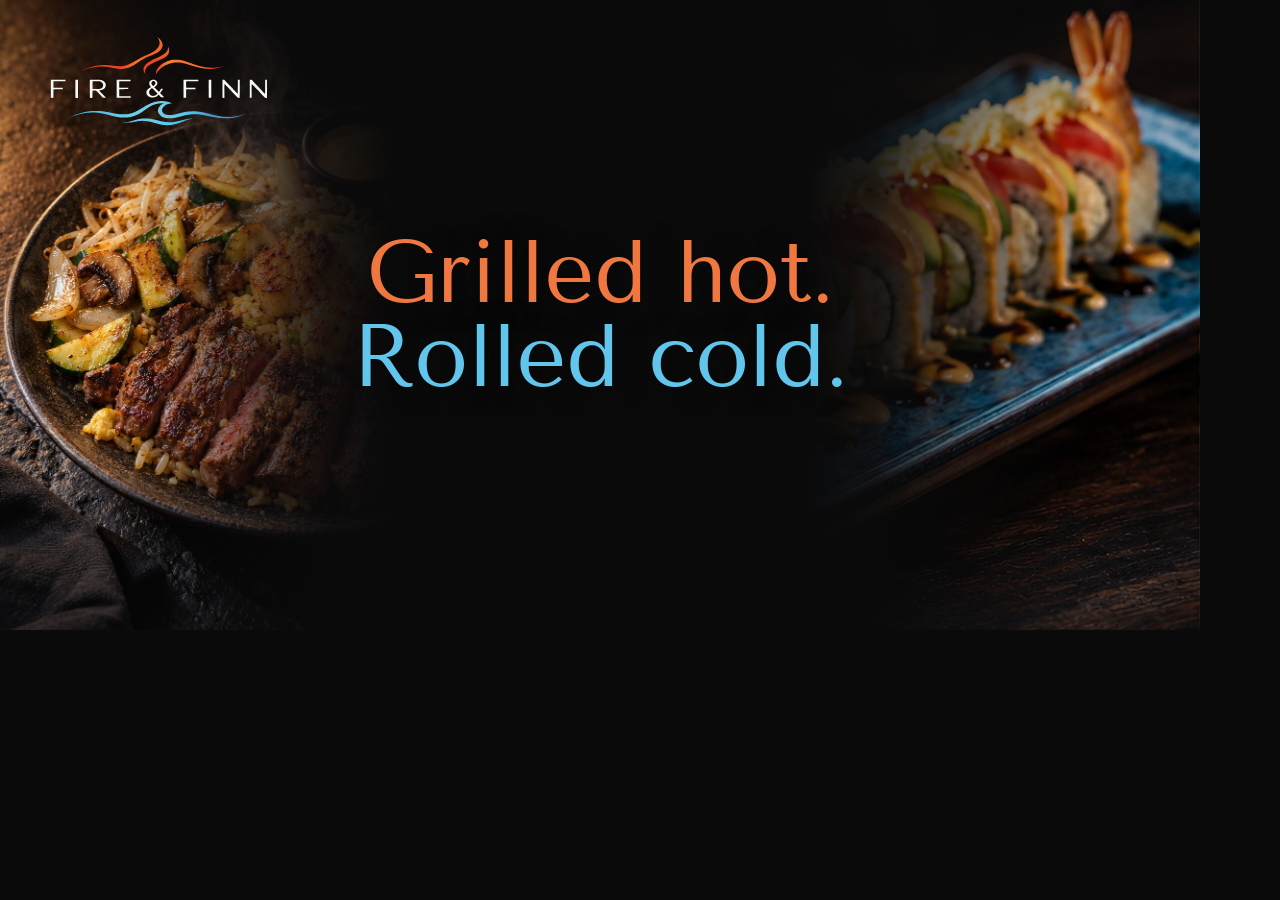
<file: review/site-creative/og-card.html>
<!doctype html>
<html lang="en">
<head>
<meta charset="utf-8">
<title>Fire &amp; Finn share card source</title>
<!--
  Source for assets/og.jpg and assets/og.png (1200x630). The site's hero idea as a card: the hot plate left, the
  Fire & Finn roll right, the seam between them carrying the headline, the logo top left. Same photographs and type
  as the site. The card is the logo, two plates and the line, nothing else. Rendered with headless Edge by review/site-creative/render-og.py, served over http so the woff2 load.
-->
<style>
  @font-face { font-family: "Tenor Sans"; src: url("../../assets/fonts/TenorSans-Regular.woff2") format("woff2"); font-weight: 400; }
  html, body { margin: 0; background: #0a0a0b; }
  .card { position: relative; width: 1200px; height: 630px; overflow: hidden; background: #0a0a0b; color: #f3efe8; font-family: Jost, sans-serif; }
  .half { position: absolute; top: 0; bottom: 0; width: 41%; overflow: hidden; }   /* 41%: each photograph is fully dark about 200px before the centre, so the line ends in black on both sides */
  .half img { width: 100%; height: 100%; object-fit: cover; display: block; }
  .half::after { content: ""; position: absolute; inset: 0; }
  /* The seam is real darkness, not a shadow behind type: each photograph fades fully to the ground before the headline begins */
  .hot { left: 0; }
  .hot img { object-position: 16% 55%; }
  .hot::after { background: linear-gradient(90deg, rgba(10,10,11,.1) 0, rgba(10,10,11,0) 22%, rgba(10,10,11,.45) 46%, rgba(10,10,11,.9) 66%, #0a0a0b 80%),
                            linear-gradient(180deg, rgba(10,10,11,.6) 0, rgba(10,10,11,0) 30%, rgba(10,10,11,0) 70%, rgba(10,10,11,.55) 100%); }
  .cold { right: 0; }
  .cold img { object-position: 100% 50%; }
  .cold::after { background: linear-gradient(270deg, rgba(10,10,11,.1) 0, rgba(10,10,11,0) 22%, rgba(10,10,11,.45) 46%, rgba(10,10,11,.9) 66%, #0a0a0b 80%),
                             linear-gradient(180deg, rgba(10,10,11,.5) 0, rgba(10,10,11,0) 30%, rgba(10,10,11,0) 70%, rgba(10,10,11,.55) 100%); }
  .logo { position: absolute; left: 44px; top: 34px; width: 232px; height: auto; z-index: 2; }
  .seam { position: absolute; left: 50%; top: 50%; transform: translate(-50%, -50%); z-index: 2; text-align: center; white-space: nowrap; }
  h1 { margin: 0; font: 400 88px/.96 "Tenor Sans", serif; letter-spacing: -.01em; text-shadow: 0 2px 28px rgba(10,10,11,.9); }
  h1 span { display: block; }
  .hot-line { color: #f07840; }
  .cold-line { color: #62c6ec; }
</style>
</head>
<body>
<div class="card">
  <div class="half hot"><img src="../../assets/food/hero-hibachi.jpg" alt=""></div>
  <div class="half cold"><img src="../../assets/food/fire-and-finn-roll.jpg" alt=""></div>
  <img class="logo" src="../../assets/logo-compact.svg" alt="">
  <div class="seam">
    <h1><span class="hot-line">Grilled hot.</span><span class="cold-line">Rolled cold.</span></h1>
  </div>
</div>
</body>
</html>
</file>
<file: styles.css>
/* Fire & Finn — site styles
   One idea runs the page: the hot side and the cold side, with the words in the seam between them.
   Orange is the grill (hibachi), blue is the water (sushi & poke); the ground warms and cools with the menu.
   Tenor Sans is the brand face, Jost does the reading. Mobile first. */

@font-face { font-family: "Tenor Sans"; src: url("assets/fonts/TenorSans-Regular.woff2") format("woff2"), url("assets/fonts/TenorSans-Regular.ttf") format("truetype"); font-display: swap; }
@font-face { font-family: "Jost"; font-weight: 400; src: url("assets/fonts/Jost-400.woff2") format("woff2"), url("assets/fonts/Jost-400.ttf") format("truetype"); font-display: swap; }
@font-face { font-family: "Jost"; font-weight: 500; src: url("assets/fonts/Jost-500.woff2") format("woff2"), url("assets/fonts/Jost-500.ttf") format("truetype"); font-display: swap; }
@font-face { font-family: "Jost"; font-weight: 600; src: url("assets/fonts/Jost-600.woff2") format("woff2"), url("assets/fonts/Jost-600.ttf") format("truetype"); font-display: swap; }

:root {
  --bg: #0a0a0b;
  --bg-hot: #150c07;       /* the ground under the hot side of the menu */
  --bg-cold: #070c12;      /* and under the cold side */
  --ink: #f3f0ea;          /* names, headings */
  --muted: #cbc6be;        /* descriptions (11.7:1 on the ground) */
  --dim: #9a948c;          /* notes, meta (6.6:1) */
  --fire: #f07840;
  --sea: #62c6ec;
  --water: #36a9cf;
  --line: rgba(255, 255, 255, .1);
  --line-strong: rgba(255, 255, 255, .2);
  --fire-line: rgba(240, 120, 64, .38);
  --sea-line: rgba(98, 198, 236, .38);
  --accent: var(--fire);
  --accent-line: var(--fire-line);
  --display: "Tenor Sans", "Trebuchet MS", sans-serif;
  --body: "Jost", system-ui, -apple-system, "Segoe UI", sans-serif;
  --max: 1280px;
  --gutter: 20px;
  --header: 64px;
  --nav-h: 56px;           /* the sticky menu-category row */
  --edge: max(var(--gutter), (100% - var(--max)) / 2);   /* viewport edge to the content column */
  --ease: cubic-bezier(.2, .7, .2, 1);
}
@media (min-width: 760px) { :root { --gutter: 28px; --header: 72px; } }

*, *::before, *::after { box-sizing: border-box; }
html { color-scheme: dark; scroll-behavior: smooth; -webkit-text-size-adjust: 100%; }
body {
  margin: 0; background: var(--bg); color: var(--muted);
  font: 400 17px/1.55 var(--body); -webkit-font-smoothing: antialiased; overflow-x: hidden;
}
@media (min-width: 760px) { body { font-size: 18px; } }
img { max-width: 100%; height: auto; display: block; }
a { color: inherit; }
p { margin: 0 0 1em; }
h1, h2, h3 { text-wrap: balance; }
:focus-visible { outline: 2px solid var(--sea); outline-offset: 3px; border-radius: 2px; }
.skip { position: absolute; left: -999px; top: 8px; z-index: 100; background: var(--ink); color: var(--bg); padding: 10px 14px; border-radius: 4px; }
.skip:focus { left: 8px; }
.wrap { width: min(var(--max), 100% - 2 * var(--gutter)); margin-inline: auto; }
.hot  { --accent: var(--fire); --accent-line: var(--fire-line); }
.cold { --accent: var(--sea);  --accent-line: var(--sea-line); }
.raw  { color: var(--sea); font-weight: 600; margin-left: 1px; }

/* ---------- Buttons ---------- */
.btn {
  display: inline-flex; align-items: center; justify-content: center; gap: 10px;
  min-height: 48px; padding: 12px 26px; border-radius: 6px; border: 1px solid transparent;
  font: 600 1rem var(--body); letter-spacing: .01em; text-decoration: none; cursor: pointer; white-space: nowrap;
  transition: background-color .2s var(--ease), border-color .2s var(--ease), color .2s var(--ease), box-shadow .2s var(--ease);
}
.btn:active { transform: translateY(1px); }
.btn-fire { background: var(--fire); color: #170a04; }
.btn-fire:hover { background: #ff9058; box-shadow: 0 10px 30px -12px rgba(240, 120, 64, .8); }
.btn-ghost { border-color: var(--line-strong); color: var(--ink); background: rgba(255, 255, 255, .03); }
.btn-ghost:hover { border-color: rgba(255, 255, 255, .5); background: rgba(255, 255, 255, .07); }
.btn.small { min-height: 40px; padding: 8px 18px; font-size: .94rem; }
.btn.lg { min-height: 56px; padding: 15px 34px; font-size: 1.05rem; }
.cta { display: flex; flex-wrap: wrap; gap: 12px; }
/* While the kitchen is open, the Order buttons carry a small green light */
.is-open .nav .btn::before, .is-open .bar .btn-fire::before { content: ""; width: 7px; height: 7px; border-radius: 50%; background: #2f9d5a; box-shadow: 0 0 0 2px rgba(23, 10, 4, .25); }

/* ---------- Header ---------- */
.top {
  position: fixed; left: 0; right: 0; top: 0; z-index: 50;
  background: rgba(10, 10, 11, .86); backdrop-filter: blur(14px); -webkit-backdrop-filter: blur(14px);
  border-bottom: 1px solid var(--line);
  transition: background-color .4s var(--ease), border-color .4s var(--ease);
}
/* Clear over the hero until the page moves; the open phone nav always gets its backing */
.js .top:not(.scrolled):not(.open) { background: transparent; border-bottom-color: transparent; backdrop-filter: none; -webkit-backdrop-filter: none; }
.top .wrap { display: flex; align-items: center; justify-content: space-between; gap: 16px; height: var(--header); }
.brand { display: block; }
.brand img { width: 126px; }
.nav-toggle {
  display: inline-flex; flex-direction: column; justify-content: center; gap: 5px;
  width: 46px; height: 46px; padding: 0 11px; margin-right: -8px;
  background: none; border: 0; cursor: pointer;
}
.nav-toggle span { display: block; height: 2px; width: 24px; background: var(--ink); border-radius: 2px; transition: transform .2s var(--ease), opacity .2s var(--ease); }
.top.open .nav-toggle span:nth-child(1) { transform: translateY(7px) rotate(45deg); }
.top.open .nav-toggle span:nth-child(2) { opacity: 0; }
.top.open .nav-toggle span:nth-child(3) { transform: translateY(-7px) rotate(-45deg); }
.nav {
  position: absolute; left: 0; right: 0; top: 100%;
  display: none; flex-direction: column; padding: 6px var(--gutter) 18px;
  background: rgba(10, 10, 11, .98); border-bottom: 1px solid var(--line);
}
.top.open .nav { display: flex; animation: nav-in .2s var(--ease); }
@keyframes nav-in { from { opacity: 0; transform: translateY(-6px); } to { opacity: 1; transform: none; } }
.nav a:not(.btn) { color: var(--ink); text-decoration: none; font-weight: 500; font-size: 1.08rem; padding: 14px 4px; border-bottom: 1px solid var(--line); }
.nav .btn { margin-top: 14px; }
@media (min-width: 900px) {
  .brand img { width: 150px; }
  .nav-toggle { display: none; }
  .nav, .top.open .nav { position: static; display: flex; flex-direction: row; align-items: center; gap: 30px; padding: 0; background: none; border: 0; animation: none; }
  .nav a:not(.btn) { padding: 6px 0; border: 0; font-size: 1rem; position: relative; }
  .nav a:not(.btn)::after { content: ""; position: absolute; left: 0; right: 0; bottom: 0; height: 1px; background: currentColor; transform: scaleX(0); transform-origin: left; transition: transform .25s var(--ease); }
  .nav a:not(.btn):hover::after { transform: scaleX(1); }
  .nav .btn { margin-left: 6px; }
}

/* ---------- Hero ----------
   Phones: the hot picture above, the cold picture below, the words in the dark seam between them (the logo's own order:
   flames over the name, waves under it). Wide screens: the two sides stand left and right and the seam runs down the middle. */
.hero { position: relative; display: grid; grid-template-rows: auto auto auto; background: var(--bg); }
.half { position: relative; display: block; overflow: hidden; height: 26svh; min-height: 190px; max-height: 300px; color: var(--ink); text-decoration: none; background: #0f0d0c; }
.half img { width: 100%; height: 100%; object-fit: cover; display: block; transform: scale(1.02); transition: transform 1.4s var(--ease), filter .7s var(--ease); }
.half.hot img { object-position: 50% 60%; }
.half.cold img { object-position: 62% 50%; }
.half:hover img { transform: scale(1.05); filter: brightness(1.1) saturate(1.04); }
.half::after { content: ""; position: absolute; inset: 0; pointer-events: none; }
.hero h1 span { transition: opacity .5s var(--ease); }
.half.hot:hover ~ .hero-copy h1 .cold, .half.cold:hover ~ .hero-copy h1 .hot { opacity: .55; }
.half.hot::after  { background: linear-gradient(180deg, rgba(10, 10, 11, .55) 0, rgba(10, 10, 11, 0) 34%, rgba(10, 10, 11, 0) 50%, rgba(10, 10, 11, .9) 88%, var(--bg) 100%); }
.half.cold::after { background: linear-gradient(0deg, rgba(10, 10, 11, .8) 0, rgba(10, 10, 11, .1) 38%, rgba(10, 10, 11, 0) 56%, rgba(10, 10, 11, .9) 92%, var(--bg) 100%); }
.hero-copy { order: 2; position: relative; z-index: 2; padding: 20px var(--gutter) 22px; }
.half.hot { order: 1; }
.half.cold { order: 3; }
.hero h1 { margin: 0 0 18px; color: var(--ink); font: 400 clamp(2.9rem, 12.6vw, 4.6rem)/.96 var(--display); letter-spacing: -.01em; }
.hero h1 span { display: block; }
.hero h1 .hot  { color: var(--fire); }
.hero h1 .cold { color: var(--sea); }
.hero .lead { max-width: 24em; margin: 0 0 18px; font-size: clamp(1.05rem, 1.3vw, 1.2rem); color: var(--muted); text-wrap: pretty; }
.hero .cta .btn { flex: 1 1 100%; }
.status { display: flex; flex-wrap: wrap; align-items: center; gap: 6px 22px; margin: 16px 0 0; font-size: .95rem; color: var(--dim); }
/* Phones have the bottom bar for Order and Menu, so the hero does not repeat them; the two pictures get the screen instead */
@media (max-width: 759px) { .hero .cta { display: none; } }
.status .dot { display: inline-block; width: 7px; height: 7px; border-radius: 50%; background: #5a5a5a; margin-right: 9px; vertical-align: 1px; }
.status.open .dot { background: #4cc273; box-shadow: 0 0 10px rgba(76, 194, 115, .6); }
.status.open #status-text { color: var(--ink); }
/* Each side names itself and links into its part of the menu */
.half-label { position: absolute; left: var(--gutter); right: var(--gutter); bottom: 16px; z-index: 1; display: grid; gap: 2px; }
.half.cold .half-label { bottom: 20px; }
.half-k { color: var(--accent); font: 500 .85rem/1.3 var(--body); letter-spacing: .02em; }
.half.hot .half-k { --accent: var(--fire); }
.half.cold .half-k { --accent: var(--sea); }
.half-t { color: var(--ink); font: 400 1.15rem/1.25 var(--display); text-decoration: underline; text-decoration-color: transparent; text-underline-offset: 5px; text-decoration-thickness: 1px; transition: text-decoration-color .25s var(--ease); }
.half:hover .half-t, .half:focus-visible .half-t { text-decoration-color: currentColor; }
/* The ring on a hero side is drawn by the overlay, above the photograph; an outline on the link itself paints beneath it */
.half:focus-visible { outline: none; }
.half:focus-visible::after { box-shadow: inset 0 0 0 3px var(--sea); }
/* A few embers rise off the hot side: noticed second, not first */
.embers { position: absolute; inset: 0; overflow: hidden; pointer-events: none; }
.embers i {
  position: absolute; bottom: -30px; width: 2px; height: var(--h, 16px); border-radius: 2px; opacity: 0;
  background: linear-gradient(to top, rgba(240, 120, 64, 0), #f07840 55%, #ffd9a8);
  box-shadow: 0 0 6px 1px rgba(240, 120, 64, .35);
  animation: ember var(--d, 12s) linear var(--delay, 0s) infinite; will-change: transform, opacity;
}
@keyframes ember {
  0%   { transform: translate3d(0, 0, 0); opacity: 0; }
  12%  { opacity: .7; }
  70%  { opacity: .4; }
  100% { transform: translate3d(var(--sway, 0px), -70vh, 0) scaleY(.5); opacity: 0; }
}
/* One entrance on load: the two sides come up out of the dark, then the words, then the buttons */
@keyframes settle { from { opacity: 0; transform: scale(1.06); } to { opacity: 1; transform: scale(1.02); } }
@keyframes rise { from { opacity: 0; transform: translateY(14px); } to { opacity: 1; transform: none; } }
.js .half img { animation: settle 1.2s var(--ease) both; }
.js .half.cold img { animation-delay: .12s; }
.js .half-label { animation: rise .8s var(--ease) .7s both; }
.js .hero-copy > * { animation: rise .8s var(--ease) both; }
.js .hero h1 { animation-delay: .25s; }
.js .hero .lead { animation-delay: .38s; }
.js .hero .cta { animation-delay: .5s; }
.js .hero .status { animation-delay: .6s; }
.js .half:hover img { animation: none; }   /* once the hover takes over, the hover transform wins */
@media (min-width: 560px) { .hero .cta .btn { flex: 0 1 auto; min-width: 190px; } }
@media (min-width: 900px) {
  .hero { grid-template-columns: 1fr 1fr; grid-template-rows: clamp(640px, 100svh, 1000px); }
  .half, .half.hot, .half.cold { order: 0; height: auto; min-height: 0; max-height: none; margin: 0; }
  .half.hot::after  { background: linear-gradient(90deg, rgba(10, 10, 11, .1) 0, rgba(10, 10, 11, 0) 24%, rgba(10, 10, 11, .55) 56%, rgba(10, 10, 11, .9) 80%, var(--bg) 100%), linear-gradient(180deg, rgba(10, 10, 11, .55) 0, rgba(10, 10, 11, 0) 22%, rgba(10, 10, 11, 0) 66%, rgba(10, 10, 11, .7) 100%); }
  .half.cold::after { background: linear-gradient(270deg, rgba(10, 10, 11, .1) 0, rgba(10, 10, 11, 0) 24%, rgba(10, 10, 11, .55) 56%, rgba(10, 10, 11, .9) 80%, var(--bg) 100%), linear-gradient(180deg, rgba(10, 10, 11, .55) 0, rgba(10, 10, 11, 0) 22%, rgba(10, 10, 11, 0) 66%, rgba(10, 10, 11, .7) 100%); }
  .half.hot img { object-position: 36% 55%; }
  .half.cold img { object-position: 64% 50%; }
  .hero-copy { position: absolute; inset: 0; margin: 0; padding: var(--header) 0 0; display: grid; place-content: center; justify-items: center; text-align: center; pointer-events: none; }
  .hero-copy > * { pointer-events: auto; }
  .hero h1 { font-size: clamp(4.4rem, 7.6vw, 7.4rem); margin-bottom: 22px; }
  .hero .lead { max-width: 38em; margin-bottom: 30px; text-shadow: 0 1px 18px rgba(10, 10, 11, .9); }
  .hero .cta { justify-content: center; }
  .status { justify-content: center; margin-top: 26px; }
  .half-label { left: var(--edge); right: auto; bottom: 34px; }
  .half.cold .half-label { left: auto; right: var(--edge); bottom: 34px; text-align: right; }
  .half-t { font-size: 1.3rem; }
  .embers { width: 70%; }
}

/* ---------- Motion: the quiet kind ---------- */
.parallax-on [data-parallax] { will-change: transform; }
@media (prefers-reduced-motion: reduce) {
  html { scroll-behavior: auto; }
  .embers { display: none; }
  .btn, .nav a::after, .half img, .half-t, .hero h1 span, .menu-nav .ind { transition: none; }
  .btn:active { transform: none; }
  .js .half img, .js .half-label, .js .hero-copy > *, .top.open .nav { animation: none; }
  .half img, .half:hover img { transform: none; }
}

/* ---------- Section titles ---------- */
.menu-head h2, .visit h2, .order h2 { margin: 0; color: var(--ink); font: 400 clamp(2.6rem, 5.4vw, 4.4rem)/1 var(--display); letter-spacing: -.005em; }

/* ---------- Menu ---------- */
.menu { padding-top: clamp(64px, 9vw, 128px); scroll-margin-top: var(--header); }
.menu-head { display: grid; gap: 22px; }
.menu-intro { max-width: 30em; margin: 16px 0 0; color: var(--muted); font-size: clamp(1.05rem, 1.3vw, 1.2rem); text-wrap: pretty; }
.menu-tools { display: flex; flex-wrap: wrap; align-items: center; gap: 12px 22px; font-size: .92rem; color: var(--dim); }
.menu-pdf { display: inline-block; padding: 8px 0; color: var(--ink); text-underline-offset: 4px; text-decoration-color: var(--line-strong); }
.menu-pdf:hover { text-decoration-color: currentColor; }
@media (min-width: 900px) { .menu-head { grid-template-columns: 1fr auto; align-items: end; } .menu-tools { padding-bottom: 6px; } }

/* The category row: hot on the left, cold on the right, one line that slides under the category on screen */
.menu-nav {
  position: sticky; top: var(--header); z-index: 40; margin-top: 34px;
  background: rgba(10, 10, 11, .88); backdrop-filter: blur(14px); -webkit-backdrop-filter: blur(14px);
  border-top: 1px solid var(--line); border-bottom: 1px solid var(--line);
}
.menu-nav .wrap { position: relative; display: flex; align-items: stretch; gap: 0 22px; height: var(--nav-h); overflow-x: auto; scrollbar-width: none; -webkit-overflow-scrolling: touch; -webkit-mask-image: linear-gradient(90deg, #000 calc(100% - 40px), transparent); mask-image: linear-gradient(90deg, #000 calc(100% - 40px), transparent); }
@media (min-width: 900px) { .menu-nav .wrap { -webkit-mask-image: none; mask-image: none; } }
.menu-nav .wrap::-webkit-scrollbar { display: none; }
.menu-nav .temp { flex: 0 0 auto; align-self: center; padding-right: 2px; font: 400 .9rem/1 var(--display); }
.menu-nav .temp.hot { color: var(--fire); }
.menu-nav .temp.cold { color: var(--sea); margin-left: 10px; padding-left: 24px; border-left: 1px solid var(--line-strong); line-height: 24px; }
.menu-nav a { flex: 0 0 auto; display: inline-flex; align-items: center; color: var(--dim); text-decoration: none; font-weight: 500; font-size: .95rem; white-space: nowrap; transition: color .2s var(--ease); }
.menu-nav a:hover, .menu-nav a.active { color: var(--ink); }
.menu-nav a:focus-visible { outline-offset: -4px; }
.menu-nav a:last-of-type { padding-right: var(--gutter); }
.menu-nav .ind { position: absolute; left: 0; bottom: 0; width: 0; height: 2px; background: var(--accent); transform: translateX(0); transition: transform .4s var(--ease), width .4s var(--ease), background-color .4s var(--ease); }
.menu-nav.hot { --accent: var(--fire); }
.menu-nav.cold { --accent: var(--sea); }

/* The ground warms under the hot side of the menu and cools under the cold side */
.temps { position: relative; }
.temps.hot  { background: linear-gradient(180deg, var(--bg) 0, var(--bg-hot) 180px, var(--bg-hot) calc(100% - 220px), var(--bg) 100%); }
.temps.cold { background: linear-gradient(180deg, var(--bg) 0, var(--bg-cold) 180px, var(--bg-cold) calc(100% - 220px), var(--bg) 100%); }
.temps.hot::before, .temps.cold::before { content: ""; position: absolute; top: 0; width: min(900px, 90vw); height: 520px; pointer-events: none; }
.temps.hot::before  { left: 0; background: radial-gradient(closest-side at 40% 50%, rgba(240, 120, 64, .09), rgba(240, 120, 64, 0)); }
.temps.cold::before { right: 0; background: radial-gradient(closest-side at 60% 50%, rgba(54, 169, 207, .09), rgba(54, 169, 207, 0)); }
.temps .wrap { position: relative; }
.temps.cold::after { content: ""; position: absolute; left: 0; right: 0; top: 0; height: 1px; background: linear-gradient(90deg, rgba(240, 120, 64, 0), var(--fire) 30%, var(--sea) 70%, rgba(98, 198, 236, 0)); opacity: .55; }

.group { padding: clamp(40px, 5vw, 72px) 0 clamp(36px, 4.5vw, 64px); border-top: 1px solid var(--line); scroll-margin-top: calc(var(--header) + var(--nav-h)); }
.temps .wrap > .group:first-child { border-top: 0; }
.group h3 { display: flex; flex-wrap: wrap; align-items: baseline; gap: 6px 18px; margin: 0; color: var(--accent); font: 400 clamp(1.9rem, 3.4vw, 2.7rem)/1.05 var(--display); }
.group h3 .aside { flex-basis: 100%; color: var(--muted); font: 500 1.05rem/1.3 var(--body); }
.g-side > :last-child { margin-bottom: 0; }
.lede  { max-width: 30em; margin: 16px 0 0; color: var(--muted); }
.pill  { display: inline-block; margin: 14px 0 0; padding: 5px 12px; border: 1px solid var(--sea-line); border-radius: 999px; color: var(--sea); font-size: .88rem; font-weight: 500; }
.g-photo { position: relative; margin: 22px 0 0; overflow: hidden; border-radius: 4px; background: #121212; }
.g-photo img { width: 100%; height: auto; aspect-ratio: 4 / 3; object-fit: cover; display: block; }
.g-photo.square img { aspect-ratio: 1; }
@media (max-width: 759px) { .g-photo img { aspect-ratio: 3 / 2; } .g-photo.square img { aspect-ratio: 4 / 3; } }
@media (min-width: 760px) and (max-width: 999px) {
  .g-side.has-photo { display: grid; grid-template-columns: 1.1fr 1fr; column-gap: 32px; align-content: start; }
  .g-side.has-photo > * { grid-column: 1; }
  .g-side.has-photo .g-photo { grid-column: 2; grid-row: 1 / span 8; margin: 0; }
  .g-side.has-photo .g-photo img { aspect-ratio: 4 / 3; }
  .g-side.has-photo .g-photo.square img { aspect-ratio: 1; }
}
.g-photo figcaption { position: absolute; left: 14px; bottom: 12px; color: var(--ink); font: 400 .95rem/1.2 var(--display); text-shadow: 0 1px 12px rgba(0, 0, 0, .6); }
.g-main { margin-top: 22px; }
.rowlabel { margin: 0 0 10px; color: var(--ink); font-weight: 500; font-size: .95rem; }
.rowlabel + .proteins + .rowlabel { margin-top: 22px; }
.cols { display: grid; gap: 0 48px; }
.dish { padding: 12px 0; }
.dish-head { display: flex; align-items: baseline; gap: 10px; }
.dish-head::before { content: ""; order: 2; flex: 1 1 24px; min-width: 24px; border-bottom: 1px dotted rgba(255, 255, 255, .28); transform: translateY(-5px); }
.name  { order: 1; color: var(--ink); font-weight: 600; font-size: 1.1rem; line-height: 1.25; }
.price { order: 3; color: var(--accent); font-size: 1.05rem; font-variant-numeric: tabular-nums; white-space: nowrap; }
.desc  { margin: 4px 0 0; max-width: 36em; font-size: 1rem; line-height: 1.45; }
.lbl   { color: var(--ink); font-weight: 500; }
.katsu { margin-top: 26px; border-top: 1px solid var(--line); padding-top: 18px; }
@media (min-width: 760px) { .cols.three { grid-template-columns: repeat(3, 1fr); gap: 0 36px; } }
@media (min-width: 760px) and (max-width: 999px) { .cols { grid-template-columns: 1fr 1fr; } }
@media (min-width: 1000px) {
  .group { display: grid; grid-template-columns: 4fr 8fr; column-gap: clamp(40px, 5vw, 88px); align-items: start; }
  .g-side { position: sticky; top: calc(var(--header) + var(--nav-h) + 28px); }
  .g-main { margin-top: 8px; }
  .g-photo img { aspect-ratio: 4 / 5; }
  .g-photo.wide img { aspect-ratio: 4 / 3; }
  .g-photo.square img { aspect-ratio: 1; }
}
@media (min-width: 1180px) { .cols { grid-template-columns: 1fr 1fr; } }

.proteins {
  list-style: none; margin: 0; padding: 0;
  display: grid; grid-template-columns: repeat(2, 1fr); gap: 1px;
  background: var(--accent-line); border: 1px solid var(--accent-line); border-radius: 6px; overflow: hidden;
}
.proteins li { background: var(--bg-hot); padding: 16px 8px 14px; text-align: center; }
.proteins .n { display: block; color: var(--ink); font-weight: 600; font-size: 1.05rem; }
.proteins .p { color: var(--accent); font-size: 1.15rem; font-variant-numeric: tabular-nums; }
@media (max-width: 759px) { .proteins li:last-child:nth-child(odd) { grid-column: 1 / -1; } }
@media (min-width: 760px) { .proteins { grid-template-columns: repeat(5, 1fr); } .proteins.combos { grid-template-columns: repeat(3, 1fr); } }

/* The signature roll leads the specialty rolls */
.feature { display: grid; gap: 14px 22px; margin: 0 0 14px; padding: 0 0 22px; border-bottom: 1px solid var(--accent-line); }
.feature-photo { width: 100%; aspect-ratio: 3 / 2; object-fit: cover; border-radius: 4px; }
.feature .dish-head::before { display: none; }
.feature .dish-head { justify-content: space-between; }
.feature .name { font-size: 1.5rem; font-weight: 500; }
.feature .kicker { display: block; margin-top: 2px; color: var(--accent); font: 400 .95rem/1.3 var(--display); }
.feature .price { font-size: 1.35rem; }
.parts { display: grid; gap: 4px 22px; margin-top: 10px; font-size: 1rem; }
.parts p { margin: 0; }
@media (min-width: 560px) { .feature { grid-template-columns: 132px 1fr; align-items: center; } .feature-photo { aspect-ratio: 1; } }
@media (min-width: 1180px) { .parts { grid-template-columns: repeat(3, auto); justify-content: start; } }

.poke-head { display: flex; justify-content: space-between; align-items: baseline; gap: 16px; margin-bottom: 18px; }
.poke-head .name { font-size: 1.25rem; font-weight: 500; }
.steps { display: grid; gap: 18px; }
.step-head { display: flex; align-items: baseline; gap: 12px; margin-bottom: 4px; }
.step-head .num { color: var(--accent); font: 400 1.7rem/1 var(--display); }
.step-head .t { color: var(--ink); font-weight: 600; }
.step p { margin: 0; font-size: 1rem; }
.step .sub { color: var(--ink); font-weight: 500; margin-top: 4px; }
@media (min-width: 760px) {
  .steps { grid-template-columns: 1.05fr 1.2fr 1fr; gap: 0; }
  .step { padding-right: 22px; }
  .step + .step { border-left: 1px solid var(--accent-line); padding-left: 22px; }
}
.advisory { max-width: 64em; margin: 0; padding: clamp(28px, 4vw, 44px) 0 0; font-size: .88rem; line-height: 1.45; color: var(--dim); }

/* ---------- Order ---------- */
.order { position: relative; overflow: hidden; isolation: isolate; margin-top: clamp(56px, 7vw, 104px); min-height: min(82svh, 760px); display: grid; align-items: end; }
.band-photo { position: absolute; inset: -4% 0; width: 100%; height: 108%; object-fit: cover; object-position: 58% 40%; z-index: -2; }
.order::before { content: ""; position: absolute; inset: 0; z-index: -1; background: linear-gradient(180deg, rgba(10, 10, 11, .35) 0, rgba(10, 10, 11, 0) 30%, rgba(10, 10, 11, .55) 62%, rgba(10, 10, 11, .96) 100%), linear-gradient(90deg, rgba(10, 10, 11, .55), rgba(10, 10, 11, 0) 60%); }
.order-copy { padding: clamp(120px, 20vw, 200px) 0 clamp(44px, 6vw, 80px); }
.order h2 { max-width: 9em; margin-bottom: 14px; }
.order p { max-width: 30em; margin: 0 0 26px; color: var(--muted); font-size: clamp(1.05rem, 1.3vw, 1.2rem); text-wrap: pretty; }
.order .cta .btn { flex: 1 1 100%; }
.order-meta { margin: 22px 0 0; color: var(--dim); font-size: .95rem; }
.is-open .order-meta [data-status-text] { color: var(--ink); }
.is-open .order-meta [data-status-text]::before { content: ""; display: inline-block; width: 7px; height: 7px; margin-right: 9px; border-radius: 50%; background: #4cc273; box-shadow: 0 0 10px rgba(76, 194, 115, .6); vertical-align: 1px; }
@media (min-width: 560px) { .order .cta .btn { flex: 0 1 auto; min-width: 200px; } }

/* ---------- Visit ---------- */
.visit { padding-top: clamp(64px, 8vw, 120px); scroll-margin-top: var(--header); }
.visit-grid { display: grid; gap: 32px; }
.visit-lead { margin: 18px 0 26px; color: var(--muted); font-size: clamp(1.05rem, 1.3vw, 1.2rem); max-width: 24em; text-wrap: pretty; }
.visit dl { margin: 0 0 28px; display: grid; grid-template-columns: auto 1fr; gap: 0 28px; border-top: 1px solid var(--line); }
.visit dt { color: var(--dim); font-size: .92rem; padding: 14px 0; }
.visit dd { margin: 0; padding: 12px 0; color: var(--ink); font-size: 1.12rem; border-bottom: 1px solid var(--line); }
.visit dt { border-bottom: 1px solid var(--line); }
.visit dd a { display: inline-block; text-underline-offset: 4px; text-decoration-color: var(--line-strong); transition: text-decoration-color .2s var(--ease); }
.visit dd a:hover { text-decoration-color: currentColor; }
.visit .formerly { display: block; margin-top: 6px; color: var(--dim); font-size: .92rem; }
.visit-about { margin: 30px 0 0; color: var(--dim); font-size: .95rem; line-height: 1.6; max-width: 36em; text-wrap: pretty; }
.visit-grid > *, .cols > *, .group > * { min-width: 0; }   /* grid items never widen the page */
.map { position: relative; overflow: hidden; border-radius: 4px; border: 1px solid var(--line); background: #111; aspect-ratio: 4 / 3; }
.map iframe { position: absolute; inset: 0; width: 100%; height: 100%; border: 0; display: block; z-index: 1; filter: invert(.92) hue-rotate(180deg) saturate(.6) contrast(.95) brightness(.95); }
.map-fallback {   /* what the panel shows until the map paints, and if it never does */
  position: absolute; inset: 0; display: grid; place-content: center; gap: 8px; text-align: center; padding: 24px; color: var(--muted);
  background:
    radial-gradient(60% 60% at 50% 40%, rgba(54, 169, 207, .12), rgba(54, 169, 207, 0) 70%),
    repeating-linear-gradient(0deg, rgba(255, 255, 255, .035) 0 1px, transparent 1px 44px),
    repeating-linear-gradient(90deg, rgba(255, 255, 255, .035) 0 1px, transparent 1px 44px),
    #111;
}
.map-fallback .pin { width: 16px; height: 16px; margin: 0 auto 6px; border-radius: 50% 50% 50% 0; transform: rotate(-45deg); background: var(--fire); box-shadow: 0 0 0 6px rgba(240, 120, 64, .18); }
.map-fallback strong { color: var(--ink); font-weight: 600; }
.map-fallback a { color: var(--sea); }
@media (min-width: 900px) {
  .visit-grid { grid-template-columns: 5fr 7fr; gap: clamp(40px, 5vw, 88px); align-items: stretch; }
  .map { aspect-ratio: auto; min-height: 440px; }
}

/* ---------- Footer ---------- */
footer { position: relative; margin-top: clamp(72px, 9vw, 120px); padding: 44px 0 118px; font-size: .95rem; color: var(--dim); }
footer::before { content: ""; position: absolute; left: 0; right: 0; top: 0; height: 1px; background: linear-gradient(90deg, var(--fire) 0 50%, var(--sea) 50% 100%); opacity: .8; }   /* the seam, once more */
.foot { display: grid; gap: 28px 40px; }
.foot p { margin: 0 0 6px; }
.foot a { color: var(--muted); text-underline-offset: 4px; text-decoration-color: var(--line-strong); }
.foot a:hover { color: var(--ink); }
.foot-brand img { width: 150px; margin-bottom: 14px; }
.foot-brand p { max-width: 20em; }
.foot-links { display: flex; flex-wrap: wrap; gap: 4px 22px; }
.foot-links a { display: inline-block; padding: 6px 0; color: var(--ink); text-decoration: none; font-weight: 500; }
.foot-links a:hover { color: var(--fire); }
.social { display: flex; gap: 18px; margin-top: 6px; }
.social a { color: var(--ink); text-decoration: none; font-weight: 500; }
.social:empty { display: none; }
.foot-copy { grid-column: 1 / -1; padding-top: 18px; border-top: 1px solid var(--line); font-size: .85rem; }
@media (min-width: 760px) { footer { padding-bottom: 48px; } .foot { grid-template-columns: 1.3fr 1fr 1.3fr; align-items: start; } .foot-links { flex-direction: column; gap: 2px; } }

/* ---------- Phone bottom bar ---------- */
.bar {
  position: fixed; left: 0; right: 0; bottom: 0; z-index: 60;
  display: grid; grid-template-columns: 1.2fr 1fr 1fr; gap: 8px;
  padding: 10px 12px calc(10px + env(safe-area-inset-bottom));
  background: rgba(10, 10, 11, .96); border-top: 1px solid var(--line);
}
.bar .btn { min-height: 48px; padding: 12px 8px; font-size: .95rem; }
@media (min-width: 760px) { .bar { display: none; } }

/* ---------- Not-found page ---------- */
.err { position: relative; min-height: 100svh; display: grid; place-content: center; justify-items: start; padding: var(--header) var(--gutter) 40px; background: var(--bg); overflow: hidden; }
.err::before, .err::after { content: ""; position: absolute; left: 0; right: 0; height: 1px; opacity: .7; }
.err::before { top: 0; background: linear-gradient(90deg, transparent, var(--fire) 30% 70%, transparent); }
.err::after { bottom: 0; background: linear-gradient(90deg, transparent, var(--sea) 30% 70%, transparent); }
.err .brand-home { display: inline-block; margin: 0 0 32px; }
.err .brand-home img { width: min(220px, 56vw); }
.err h1 { margin: 0 0 18px; color: var(--ink); font: 400 clamp(2.6rem, 8vw, 5.4rem)/1 var(--display); }
.err h1 span { display: block; }
.err h1 .hot { color: var(--fire); }
.err h1 .cold { color: var(--sea); }
.err .lead { max-width: 26em; margin: 0 0 26px; color: var(--muted); font-size: 1.1rem; }

/* ---------- /island-panda/: one screen of story, one of proof, in the site's own system ---------- */
.story { position: relative; padding: calc(var(--header) + 40px) 0 48px; }
.story-grid { display: grid; gap: 36px; align-items: center; }
.story h1 { margin: 0 0 20px; color: var(--ink); font: 400 clamp(2.5rem, 7.5vw, 4.8rem)/1.02 var(--display); letter-spacing: -.01em; }
.story h1 span { display: block; }   /* three lines, like the door poster: the old name, the turn, the new name */
.story h1 .was { color: var(--dim); }
.story h1 .now { font-size: .62em; line-height: 1.5; color: var(--muted); }
.story h1 .brand-line { white-space: nowrap; }
.story .lead { max-width: 28em; margin: 0 0 26px; color: var(--muted); font-size: clamp(1.05rem, 1.3vw, 1.2rem); text-wrap: pretty; }
.story .lead b { color: var(--ink); font-weight: 500; }
.story .cta .btn { flex: 1 1 100%; }
@media (min-width: 560px) { .story .cta .btn { flex: 0 1 auto; min-width: 190px; } }
/* the hero idea in one frame: hot left, cold right, the seam between them */
.story-photos { position: relative; display: grid; grid-template-columns: 1fr 1fr; border-radius: 4px; overflow: hidden; aspect-ratio: 4 / 3; background: #0f0d0c; }
.story-photos img { width: 100%; height: 100%; object-fit: cover; display: block; }
.story-photos .hot-img { object-position: 30% 55%; }
.story-photos .cold-img { object-position: 70% 50%; }
.story-photos::after { content: ""; position: absolute; inset: 0; pointer-events: none; background: linear-gradient(90deg, rgba(10, 10, 11, 0) 32%, rgba(10, 10, 11, .88) 50%, rgba(10, 10, 11, 0) 68%); }
.story-photos::before { content: ""; position: absolute; left: 0; right: 0; bottom: 0; height: 1px; z-index: 1; background: linear-gradient(90deg, var(--fire) 0 50%, var(--sea) 50% 100%); opacity: .85; }
@media (min-width: 900px) {
  .story { min-height: 100svh; display: grid; align-items: center; padding-top: calc(var(--header) + 48px); }
  .story-grid { grid-template-columns: 1.05fr 1fr; gap: 56px; }
  .story-photos { aspect-ratio: 5 / 4; }
}
.proof { padding: 56px 0 8px; border-top: 1px solid var(--line); }
.proof-grid { display: grid; gap: 40px; }
@media (min-width: 760px) { .proof { padding-top: 72px; } .proof-grid { grid-template-columns: repeat(3, 1fr); gap: 40px 48px; } }
.proof h2 { margin: 0 0 16px; color: var(--ink); font: 400 1.5rem/1.2 var(--display); }   /* ink, not fire or sea: on this page the colours would only decorate */
.proof .renames { margin: 8px 0 0; gap: 4px; }
.proof .renames .old { color: var(--dim); }
.proof ul { list-style: none; margin: 0; padding: 0; display: grid; gap: 12px; color: var(--muted); }
.proof li b { color: var(--ink); font-weight: 500; }
.proof li a { text-underline-offset: 4px; text-decoration-color: var(--line-strong); transition: color .2s var(--ease), text-decoration-color .2s var(--ease); }
.proof li a:hover { color: var(--ink); text-decoration-color: currentColor; }
.proof .quote { margin: 10px 0 0; padding-left: 14px; border-left: 2px solid var(--accent-line); }
.proof .q-name { color: var(--ink); font-weight: 500; }
.proof .q-price { color: var(--dim); margin-left: 6px; }
.proof .cta { margin: 16px 0 0; }
.proof .cta .btn { flex: 1 1 100%; }
@media (min-width: 560px) { .proof .cta .btn { flex: 0 1 auto; } }
.proof .note { margin: 18px 0 0; color: var(--dim); font-size: .95rem; }
/* the two "Formerly Island Panda" lines on the home page link to it, in the same muted voice */
.status a, .visit .formerly a, .visit-about a { text-underline-offset: 4px; text-decoration-color: var(--line-strong); transition: color .2s var(--ease), text-decoration-color .2s var(--ease); }
.status a:hover, .visit .formerly a:hover, .visit-about a:hover { color: var(--ink); text-decoration-color: currentColor; }
</file>
